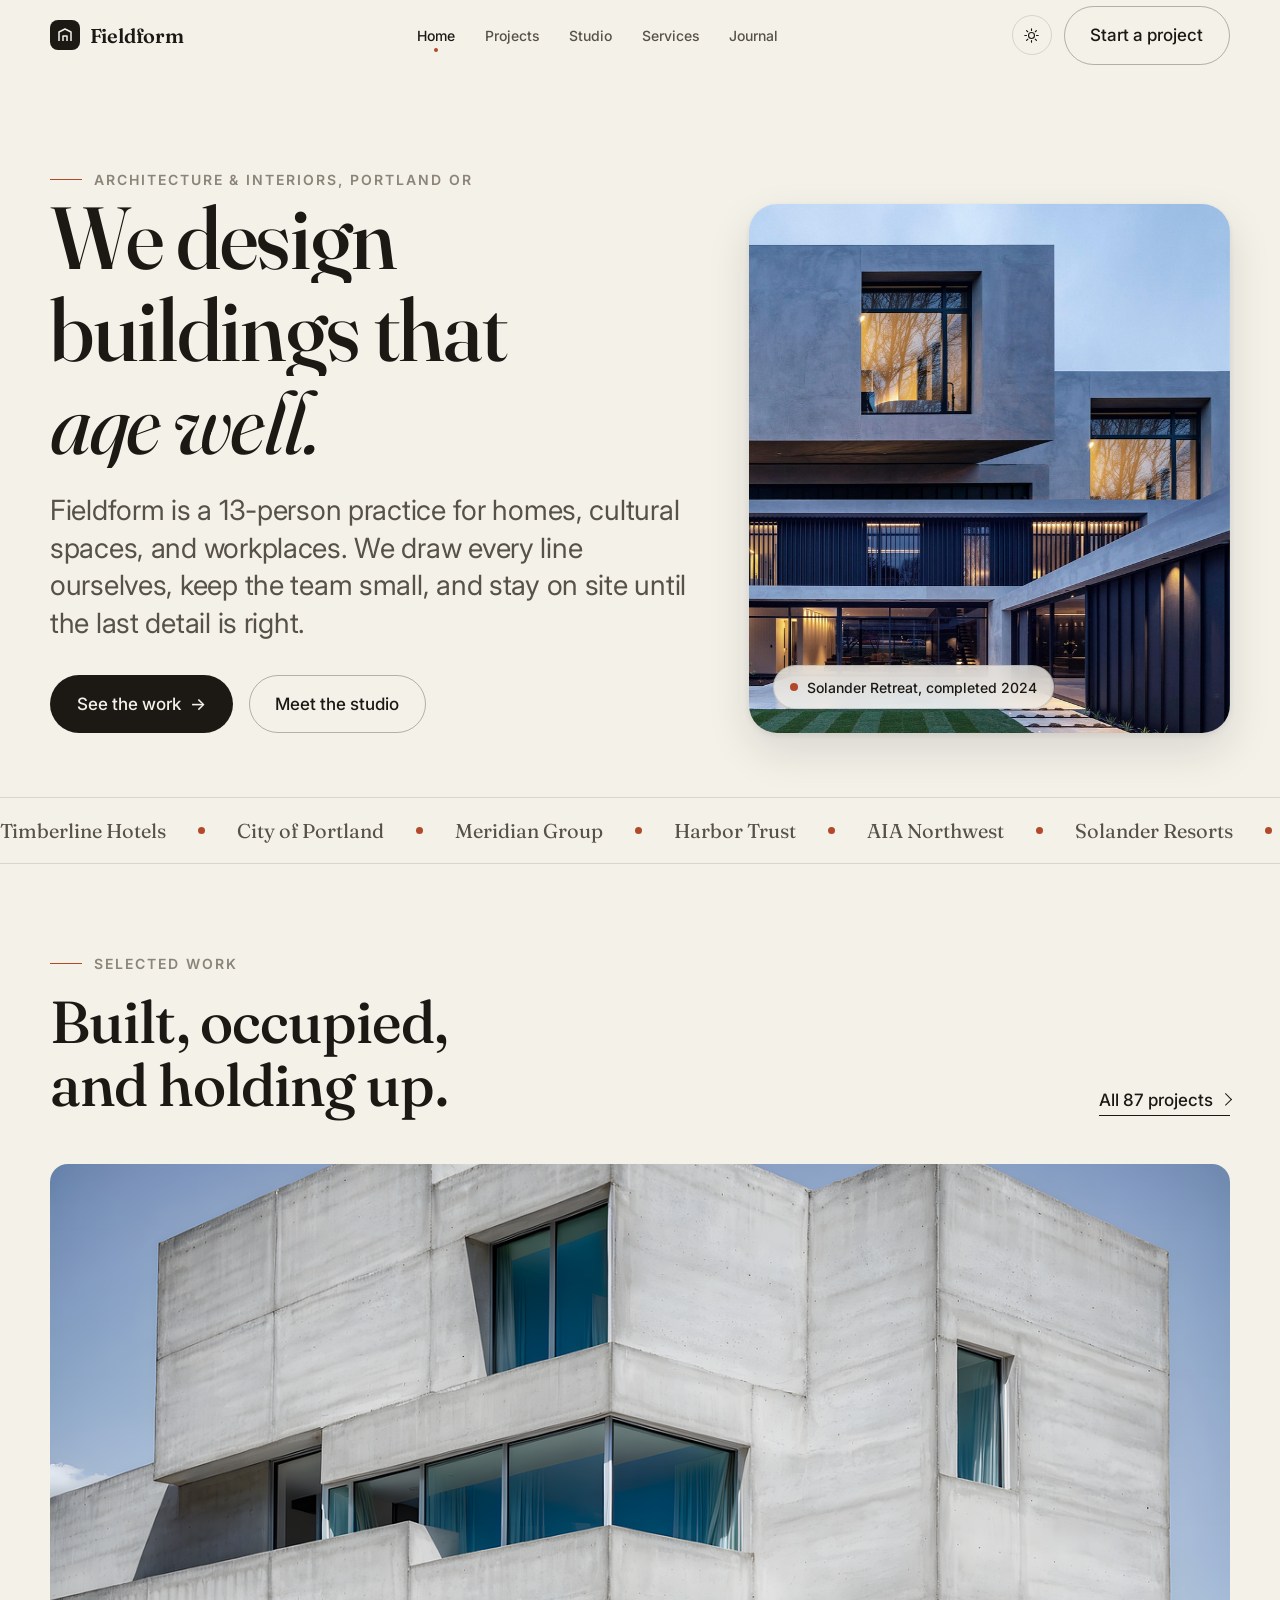
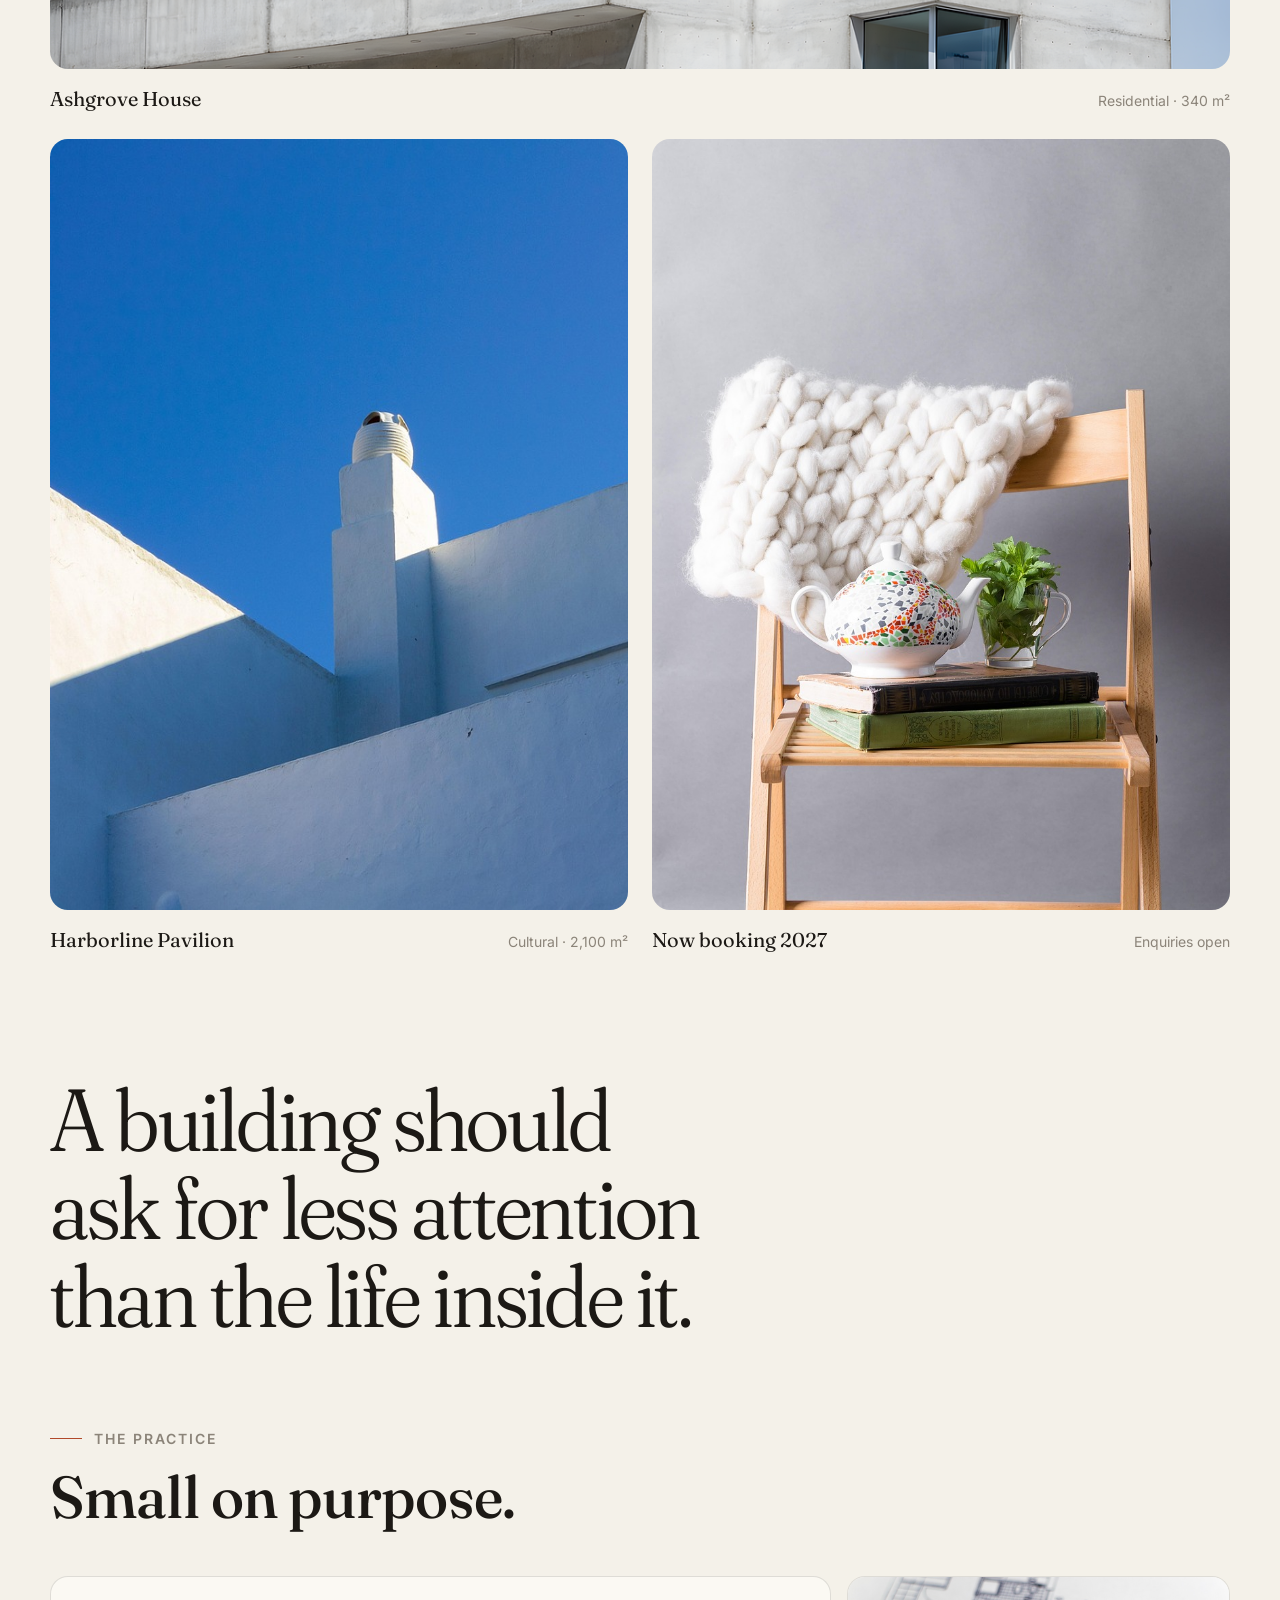
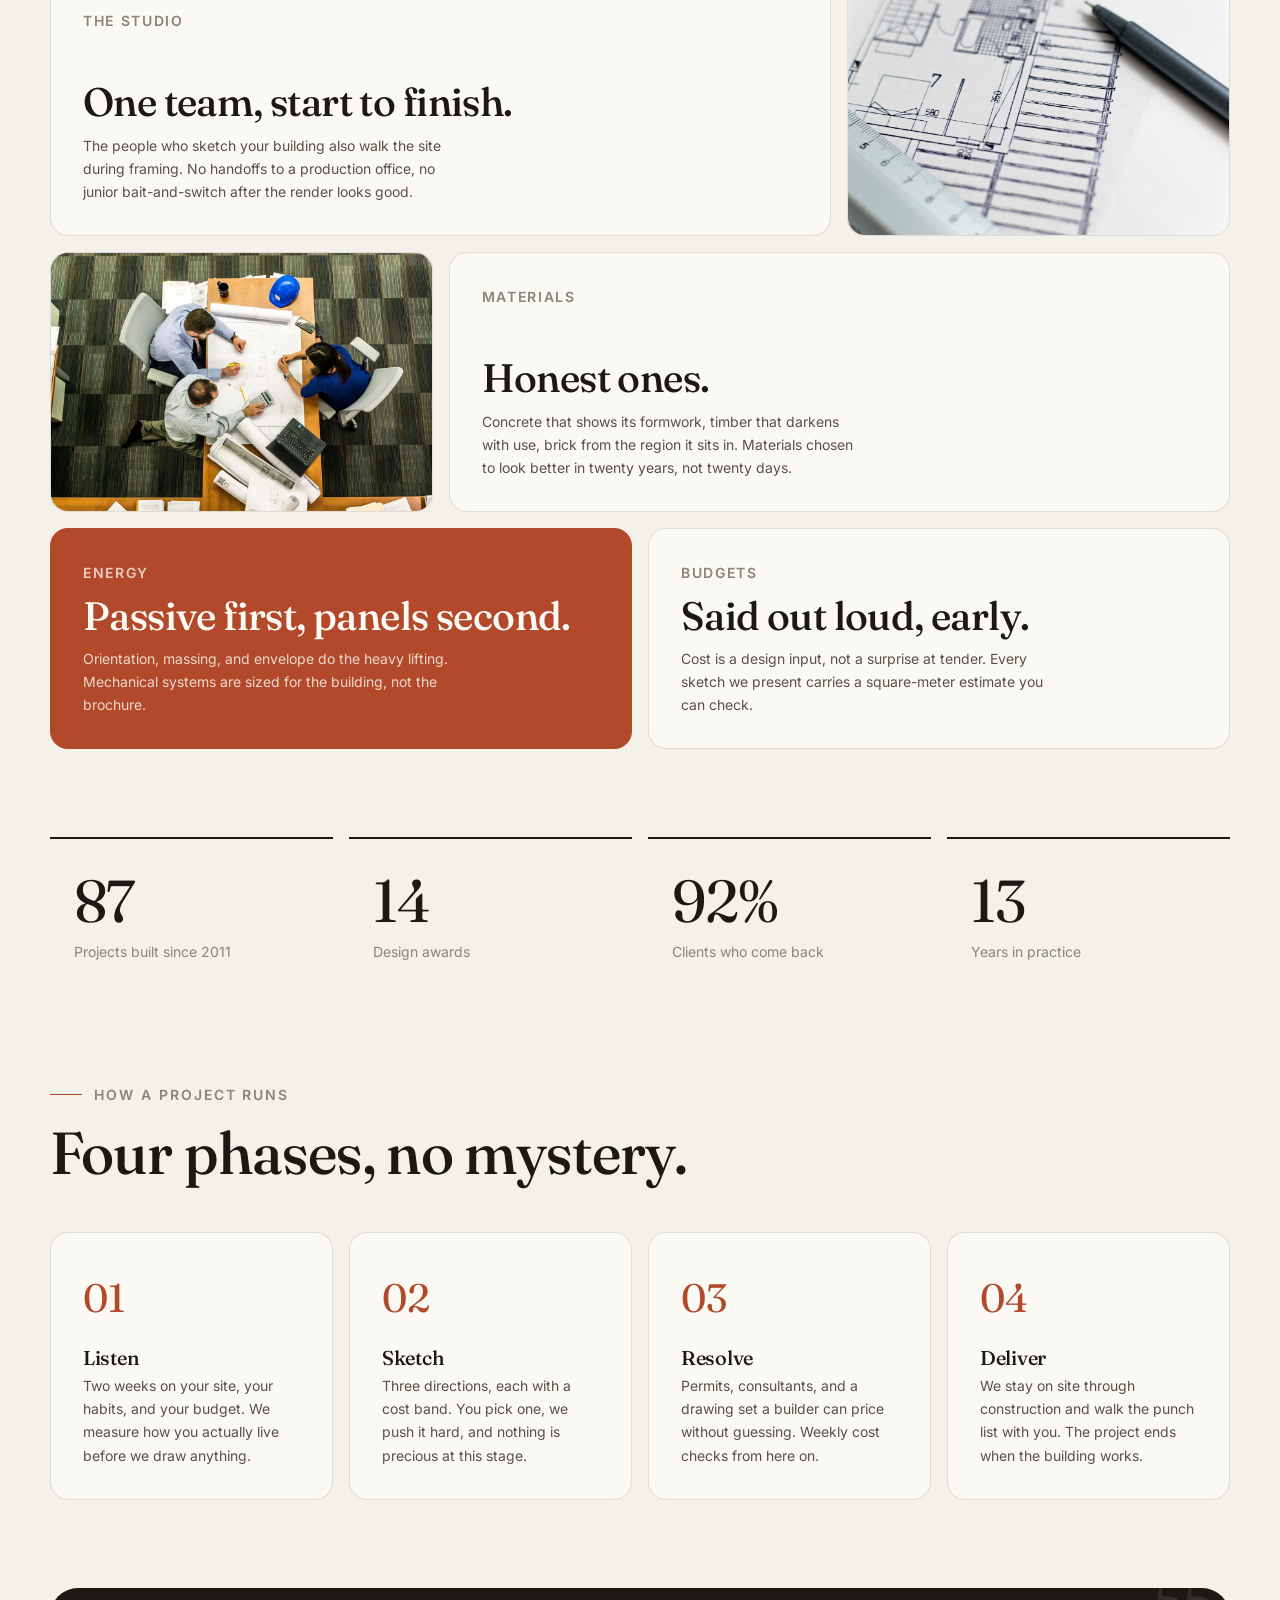
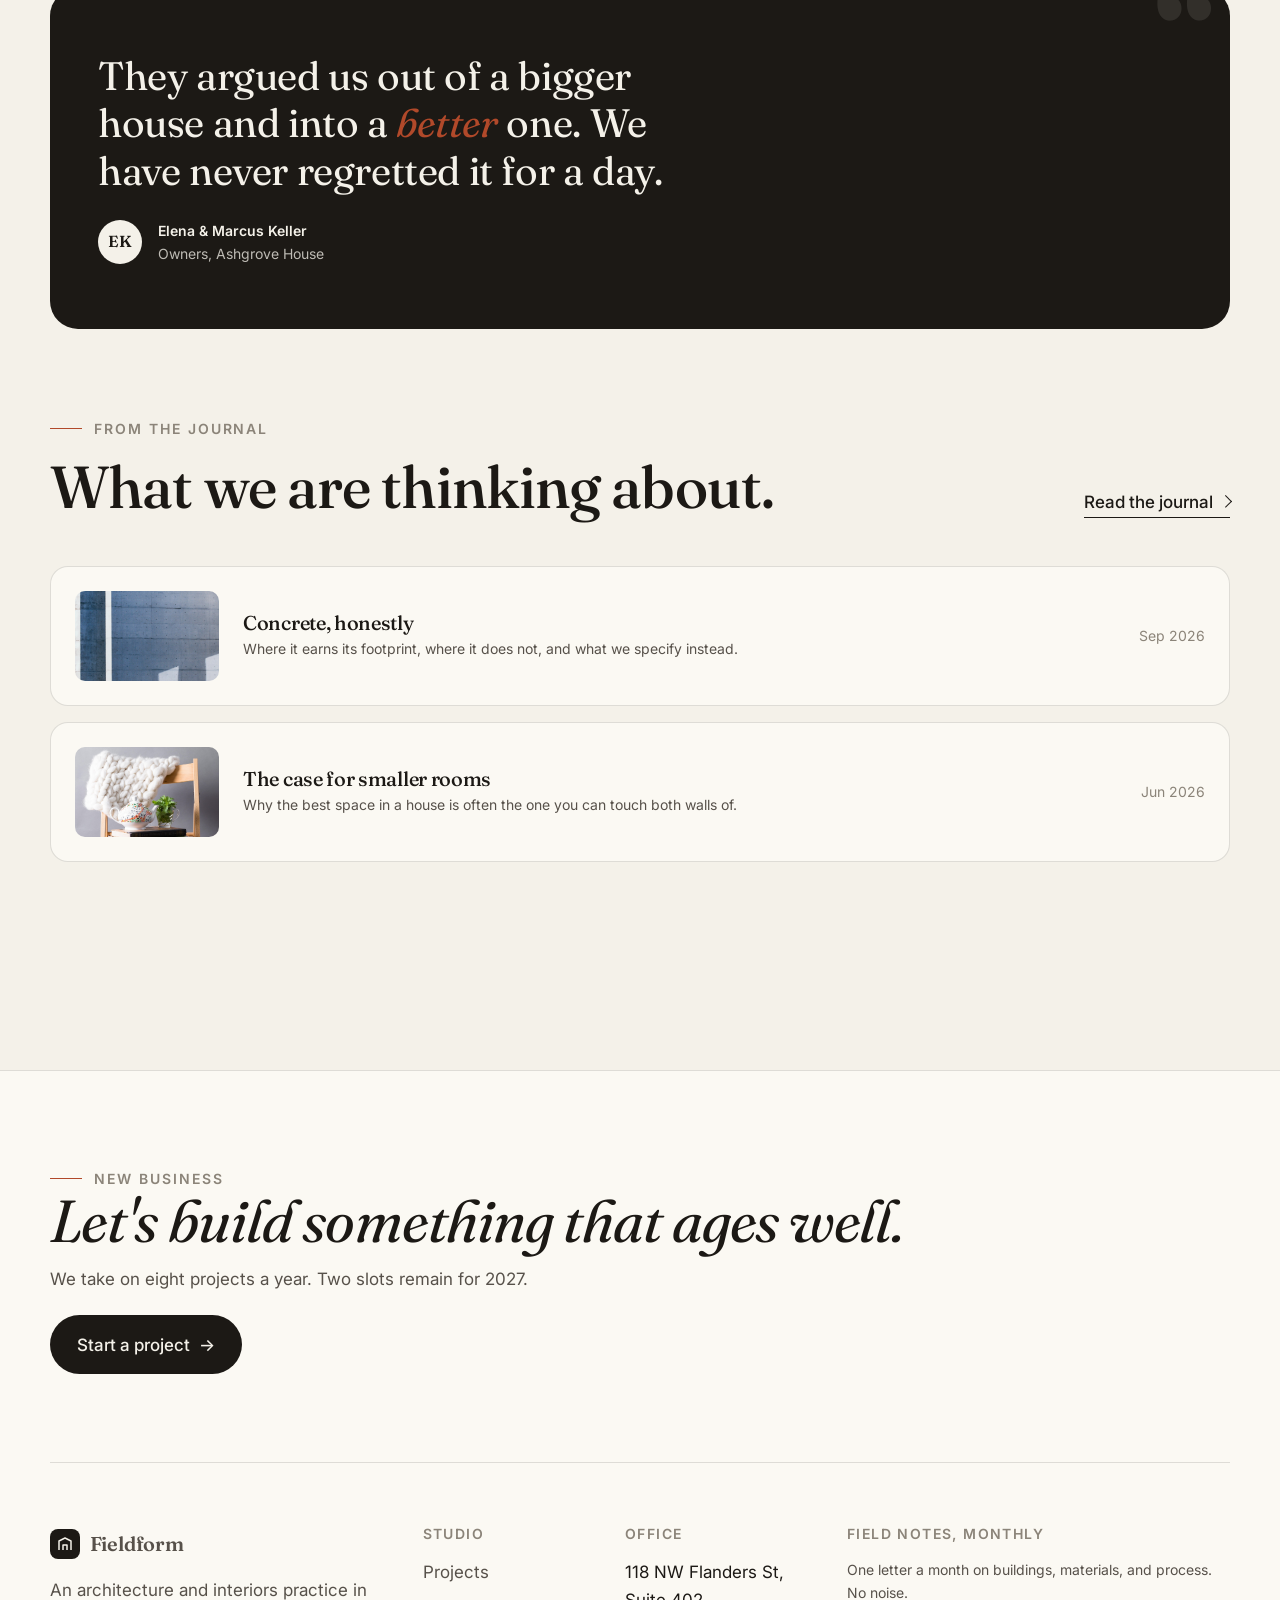
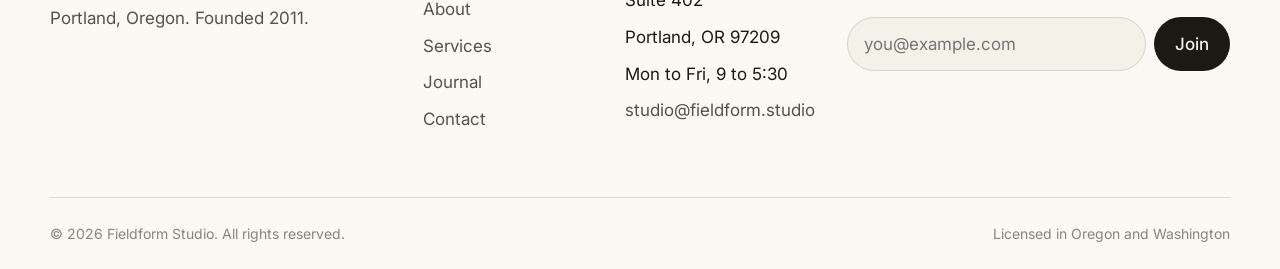
<file: index.html>
<!DOCTYPE html>
<html lang="en" data-theme="light">
<head>
  <meta charset="utf-8">
  <meta name="viewport" content="width=device-width, initial-scale=1">
  <title>Fieldform Studio | Architecture &amp; Interiors, Portland OR</title>
  <meta name="description" content="Fieldform Studio is an architecture and interiors practice in Portland, Oregon. We design buildings and rooms that age well: homes, cultural spaces, and workplaces.">
  <meta property="og:type" content="website">
  <meta property="og:title" content="Fieldform Studio">
  <meta property="og:description" content="Architecture and interiors, built to last. Portland, Oregon.">
  <meta property="og:image" content="assets/img/ashgrove-hero.jpg">
  <meta name="twitter:card" content="summary_large_image">
  <link rel="preconnect" href="https://fonts.googleapis.com">
  <link rel="preconnect" href="https://fonts.gstatic.com" crossorigin>
  <link href="https://fonts.googleapis.com/css2?family=Fraunces:ital,opsz,wght@0,9..144,300..650;1,9..144,300..650&family=Inter:wght@400;500;600&display=swap" rel="stylesheet">
  <link rel="stylesheet" href="css/main.css">
  <link rel="icon" href="data:image/svg+xml,%3Csvg xmlns='http://www.w3.org/2000/svg' viewBox='0 0 32 32'%3E%3Crect width='32' height='32' rx='8' fill='%231C1915'/%3E%3Cpath d='M8 24V13l8-5 8 5v11' fill='none' stroke='%23F4F1E9' stroke-width='2.4'/%3E%3C/svg%3E">
  <script>
    (function () {
      try {
        var saved = localStorage.getItem("fieldform-theme");
        var dark = saved ? saved === "dark" : window.matchMedia("(prefers-color-scheme: dark)").matches;
        document.documentElement.setAttribute("data-theme", dark ? "dark" : "light");
      } catch (e) {}
    })();
  </script>
  <script type="application/ld+json">
  {
    "@context": "https://schema.org",
    "@type": "Organization",
    "name": "Fieldform Studio",
    "description": "Architecture and interiors practice in Portland, Oregon.",
    "url": "https://fieldform.pages.dev",
    "address": {
      "@type": "PostalAddress",
      "addressLocality": "Portland",
      "addressRegion": "OR",
      "streetAddress": "118 NW Flanders St, Suite 402"
    },
    "sameAs": []
  }
  </script>
</head>
<body>
  <a class="skip-link" href="#main">Skip to content</a>
  <div class="progress-bar" aria-hidden="true"><span></span></div>

  <header class="site-head">
    <div class="wrap head-in">
      <a class="brand" href="index.html" aria-label="Fieldform Studio, home">
        <span class="brand-mark" aria-hidden="true">
          <svg viewBox="0 0 16 16" fill="none" stroke="currentColor" stroke-width="1.5" stroke-linejoin="round"><path d="M2 14V5l6-3 6 3v9"/><path d="M6 14V9h4v5"/></svg>
        </span>
        Fieldform
      </a>
      <nav class="nav" id="site-nav" aria-label="Primary">
        <ul>
          <li><a href="index.html" aria-current="page">Home</a></li>
          <li><a href="projects.html">Projects</a></li>
          <li><a href="studio.html">Studio</a></li>
          <li><a href="services.html">Services</a></li>
          <li><a href="journal.html">Journal</a></li>
        </ul>
      </nav>
      <div class="head-actions">
        <button class="icon-btn theme-toggle" type="button" aria-pressed="false" aria-label="Switch theme">
          <svg class="icon-sun" width="17" height="17" viewBox="0 0 24 24" fill="none" stroke="currentColor" stroke-width="1.6" stroke-linecap="round"><circle cx="12" cy="12" r="4.2"/><path d="M12 2.5v2.4M12 19.1v2.4M2.5 12h2.4M19.1 12h2.4M5 5l1.7 1.7M17.3 17.3L19 19M19 5l-1.7 1.7M6.7 17.3L5 19"/></svg>
          <svg class="icon-moon" width="16" height="16" viewBox="0 0 24 24" fill="none" stroke="currentColor" stroke-width="1.6" stroke-linejoin="round"><path d="M20.5 14.5A8.5 8.5 0 0 1 9.5 3.5a8.5 8.5 0 1 0 11 11z"/></svg>
        </button>
        <a class="btn btn-line head-cta" href="contact.html">Start a project</a>
        <button class="icon-btn burger" type="button" aria-expanded="false" aria-controls="site-nav" aria-label="Open menu"><span></span><span></span><span></span></button>
      </div>
    </div>
  </header>

  <main id="main">
    <!-- ================================================================
         HERO
         ================================================================ -->
    <section class="hero">
      <div class="wrap">
        <div class="hero-grid">
          <div>
            <p class="eyebrow" data-reveal>Architecture &amp; interiors, Portland OR</p>
            <h1>
              <span class="line" style="--i:0"><span>We design</span></span>
              <span class="line" style="--i:1"><span>buildings that</span></span>
              <span class="line" style="--i:2"><span class="serif-italic">age well.</span></span>
            </h1>
            <p class="lede" data-reveal style="--d:350ms">
              Fieldform is a 13-person practice for homes, cultural spaces,
              and workplaces. We draw every line ourselves, keep the team small,
              and stay on site until the last detail is right.
            </p>
            <div class="hero-cta" data-reveal style="--d:500ms">
              <a class="btn btn-solid" href="projects.html">See the work <span class="arrow">&#8594;</span></a>
              <a class="btn btn-line" href="studio.html">Meet the studio</a>
            </div>
          </div>
          <figure class="hero-media" data-reveal="scale" style="--d:250ms">
            <img src="assets/img/villa-dusk.jpg" alt="Dusk view of a concrete and steel residence with a manicured lawn, a Fieldform project" fetchpriority="high">
            <figcaption class="hero-badge"><span class="dot" aria-hidden="true"></span> Solander Retreat, completed 2024</figcaption>
          </figure>
        </div>
      </div>
    </section>

    <!-- ================================================================
         MARQUEE: clients and collaborators
         ================================================================ -->
    <div class="marquee" aria-label="Selected clients and collaborators">
      <div class="marquee-track">
        <span class="marquee-item">Timberline Hotels</span>
        <span class="marquee-item">City of Portland</span>
        <span class="marquee-item">Meridian Group</span>
        <span class="marquee-item">Harbor Trust</span>
        <span class="marquee-item">AIA Northwest</span>
        <span class="marquee-item">Solander Resorts</span>
        <span class="marquee-item">Foundry Commons</span>
        <span class="marquee-item">Larkspur County</span>
      </div>
    </div>

    <!-- ================================================================
         FEATURED WORK
         ================================================================ -->
    <section class="section">
      <div class="wrap">
        <div class="sec-head-row" data-reveal>
          <div class="sec-head" style="margin-bottom:0">
            <span class="eyebrow">Selected work</span>
            <h2>Built, occupied, and holding up.</h2>
          </div>
          <a class="link-arrow" href="projects.html">All 87 projects</a>
        </div>

        <div class="work-grid" data-reveal-group>
          <a class="work-card wide" href="project-ashgrove.html" data-reveal>
            <div class="work-media">
              <img src="assets/img/ashgrove-hero.jpg" alt="Cantilevered concrete residence at dusk with warm interior light" loading="lazy">
              <div class="work-info">
                <div>
                  <h3>Ashgrove House</h3>
                  <p>Private residence, Hudson Valley</p>
                </div>
                <span class="chip">2025</span>
              </div>
            </div>
            <div class="work-meta">
              <span class="title">Ashgrove House</span>
              <span>Residential &middot; 340 m&sup2;</span>
            </div>
          </a>

          <a class="work-card tall" href="project-harborline.html" data-reveal>
            <div class="work-media">
              <img src="assets/img/white-court.jpg" alt="White rendered volumes against a deep blue sky at the Harborline Pavilion" loading="lazy">
              <div class="work-info">
                <div>
                  <h3>Harborline Pavilion</h3>
                  <p>Waterfront cultural hall</p>
                </div>
                <span class="chip">2024</span>
              </div>
            </div>
            <div class="work-meta">
              <span class="title">Harborline Pavilion</span>
              <span>Cultural &middot; 2,100 m&sup2;</span>
            </div>
          </a>

          <a class="work-card tall" href="contact.html" data-reveal>
            <div class="work-media">
              <img src="assets/img/interior-still.jpg" alt="A quiet corner interior with a wooden chair, wool throw, and stacked books" loading="lazy">
              <div class="work-info">
                <div>
                  <h3>Your project next</h3>
                  <p>We take on eight builds a year</p>
                </div>
                <span class="chip">Now booking 2027</span>
              </div>
            </div>
            <div class="work-meta">
              <span class="title">Now booking 2027</span>
              <span>Enquiries open</span>
            </div>
          </a>
        </div>
      </div>
    </section>

    <!-- ================================================================
         KINETIC STATEMENT
         ================================================================ -->
    <section class="section">
      <div class="wrap">
        <p class="eyebrow" data-reveal>What we believe</p>
        <h2 class="kinetic" data-reveal>A building should ask for less attention than the life inside it.</h2>
      </div>
    </section>

    <!-- ================================================================
         PHILOSOPHY BENTO
         ================================================================ -->
    <section class="section">
      <div class="wrap">
        <div class="sec-head" data-reveal>
          <span class="eyebrow">The practice</span>
          <h2>Small on purpose.</h2>
        </div>

        <div class="bento" data-reveal-group>
          <div class="bento-cell span-4" data-reveal>
            <span class="bento-k">The studio</span>
            <h3 class="bento-big">One team, start to finish.</h3>
            <p>The people who sketch your building also walk the site during
            framing. No handoffs to a production office, no junior bait-and-switch
            after the render looks good.</p>
          </div>
          <div class="bento-cell img-cell span-2" data-reveal>
            <img src="assets/img/drawing.jpg" alt="A hand-drawn floor plan with a scale ruler and pen" loading="lazy">
          </div>
          <div class="bento-cell img-cell span-2" data-reveal>
            <img src="assets/img/team-desk.jpg" alt="The studio team reviewing drawings around a work table" loading="lazy">
          </div>
          <div class="bento-cell span-4" data-reveal>
            <span class="bento-k">Materials</span>
            <h3 class="bento-big">Honest ones.</h3>
            <p>Concrete that shows its formwork, timber that darkens with use,
            brick from the region it sits in. Materials chosen to look better
            in twenty years, not twenty days.</p>
          </div>
          <div class="bento-cell accent span-3" data-reveal>
            <span class="bento-k">Energy</span>
            <h3 class="bento-big">Passive first, panels second.</h3>
            <p>Orientation, massing, and envelope do the heavy lifting. Mechanical
            systems are sized for the building, not the brochure.</p>
          </div>
          <div class="bento-cell span-3" data-reveal>
            <span class="bento-k">Budgets</span>
            <h3 class="bento-big">Said out loud, early.</h3>
            <p>Cost is a design input, not a surprise at tender. Every sketch
            we present carries a square-meter estimate you can check.</p>
          </div>
        </div>
      </div>
    </section>

    <!-- ================================================================
         STATS
         ================================================================ -->
    <section class="section">
      <div class="wrap">
        <div class="stats-row" data-reveal-group>
          <div class="stat" data-reveal>
            <span class="value num"><span data-count="87">0</span></span>
            <span class="label">Projects built since 2011</span>
          </div>
          <div class="stat" data-reveal>
            <span class="value num"><span data-count="14">0</span></span>
            <span class="label">Design awards</span>
          </div>
          <div class="stat" data-reveal>
            <span class="value num"><span data-count="92" data-suffix="%">0</span></span>
            <span class="label">Clients who come back</span>
          </div>
          <div class="stat" data-reveal>
            <span class="value num"><span data-count="13">0</span></span>
            <span class="label">Years in practice</span>
          </div>
        </div>
      </div>
    </section>

    <!-- ================================================================
         PROCESS
         ================================================================ -->
    <section class="section">
      <div class="wrap">
        <div class="sec-head" data-reveal>
          <span class="eyebrow">How a project runs</span>
          <h2>Four phases, no mystery.</h2>
        </div>
        <div class="process" data-reveal-group>
          <div class="step" data-reveal>
            <h3>Listen</h3>
            <p>Two weeks on your site, your habits, and your budget. We measure
            how you actually live before we draw anything.</p>
          </div>
          <div class="step" data-reveal>
            <h3>Sketch</h3>
            <p>Three directions, each with a cost band. You pick one, we push it
            hard, and nothing is precious at this stage.</p>
          </div>
          <div class="step" data-reveal>
            <h3>Resolve</h3>
            <p>Permits, consultants, and a drawing set a builder can price
            without guessing. Weekly cost checks from here on.</p>
          </div>
          <div class="step" data-reveal>
            <h3>Deliver</h3>
            <p>We stay on site through construction and walk the punch list with
            you. The project ends when the building works.</p>
          </div>
        </div>
      </div>
    </section>

    <!-- ================================================================
         TESTIMONIAL
         ================================================================ -->
    <section class="section">
      <div class="wrap">
        <div class="quote-band" data-reveal>
          <blockquote>
            They argued us out of a bigger house and into a <em>better</em> one.
            We have never regretted it for a day.
          </blockquote>
          <div class="quote-attr">
            <span class="monogram" aria-hidden="true">EK</span>
            <span class="who"><b>Elena &amp; Marcus Keller</b><br>Owners, Ashgrove House</span>
          </div>
        </div>
      </div>
    </section>

    <!-- ================================================================
         JOURNAL TEASER
         ================================================================ -->
    <section class="section">
      <div class="wrap">
        <div class="sec-head-row" data-reveal>
          <div class="sec-head" style="margin-bottom:0">
            <span class="eyebrow">From the journal</span>
            <h2>What we are thinking about.</h2>
          </div>
          <a class="link-arrow" href="journal.html">Read the journal</a>
        </div>
        <div class="journal-list" data-reveal-group>
          <a class="journal-card" href="journal.html#note-concrete" data-reveal>
            <div class="thumb"><img src="assets/img/wall-walk.jpg" alt="A lone figure walking past a vast board-formed concrete wall" loading="lazy"></div>
            <div>
              <h3>Concrete, honestly</h3>
              <p>Where it earns its footprint, where it does not, and what we
              specify instead.</p>
            </div>
            <span class="when">Sep 2026</span>
          </a>
          <a class="journal-card" href="journal.html#note-rooms" data-reveal>
            <div class="thumb"><img src="assets/img/interior-still.jpg" alt="A small reading corner with a wooden chair and books" loading="lazy"></div>
            <div>
              <h3>The case for smaller rooms</h3>
              <p>Why the best space in a house is often the one you can touch
              both walls of.</p>
            </div>
            <span class="when">Jun 2026</span>
          </a>
        </div>
      </div>
    </section>
  </main>

  <footer class="site-foot">
    <div class="wrap">
      <div class="foot-cta" data-reveal>
        <span class="eyebrow">New business</span>
        <h2 class="serif-italic" style="font-size:var(--step-4)">Let's build something that ages well.</h2>
        <p class="muted" style="margin:.8rem 0 1.4rem">We take on eight projects a year. Two slots remain for 2027.</p>
        <a class="btn btn-solid" href="contact.html">Start a project <span class="arrow">&#8594;</span></a>
      </div>
      <div class="foot-grid">
        <div class="foot-col foot-brand">
          <a class="brand" href="index.html">
            <span class="brand-mark" aria-hidden="true">
              <svg viewBox="0 0 16 16" fill="none" stroke="currentColor" stroke-width="1.5" stroke-linejoin="round"><path d="M2 14V5l6-3 6 3v9"/><path d="M6 14V9h4v5"/></svg>
            </span>
            Fieldform
          </a>
          <p>An architecture and interiors practice in Portland, Oregon. Founded 2011.</p>
        </div>
        <div class="foot-col">
          <h4>Studio</h4>
          <ul>
            <li><a href="projects.html">Projects</a></li>
            <li><a href="studio.html">About</a></li>
            <li><a href="services.html">Services</a></li>
            <li><a href="journal.html">Journal</a></li>
            <li><a href="contact.html">Contact</a></li>
          </ul>
        </div>
        <div class="foot-col">
          <h4>Office</h4>
          <ul>
            <li>118 NW Flanders St, Suite 402</li>
            <li>Portland, OR 97209</li>
            <li>Mon to Fri, 9 to 5:30</li>
            <li><a href="mailto:studio@fieldform.studio">studio@fieldform.studio</a></li>
          </ul>
        </div>
        <div class="foot-col">
          <h4>Field Notes, monthly</h4>
          <p class="small muted" style="margin-bottom:.8rem">One letter a month on buildings, materials, and process. No noise.</p>
          <form data-newsletter aria-label="Newsletter signup">
            <div class="newsletter">
              <input type="email" name="email" placeholder="you@example.com" aria-label="Email address" required>
              <button class="btn btn-solid" type="submit">Join</button>
            </div>
          </form>
        </div>
      </div>
      <div class="foot-legal">
        <span>&copy; <span data-year>2026</span> Fieldform Studio. All rights reserved.</span>
        <span>Licensed in Oregon and Washington</span>
      </div>
    </div>
  </footer>

  <script src="js/main.js"></script>
</body>
</html>
</file>
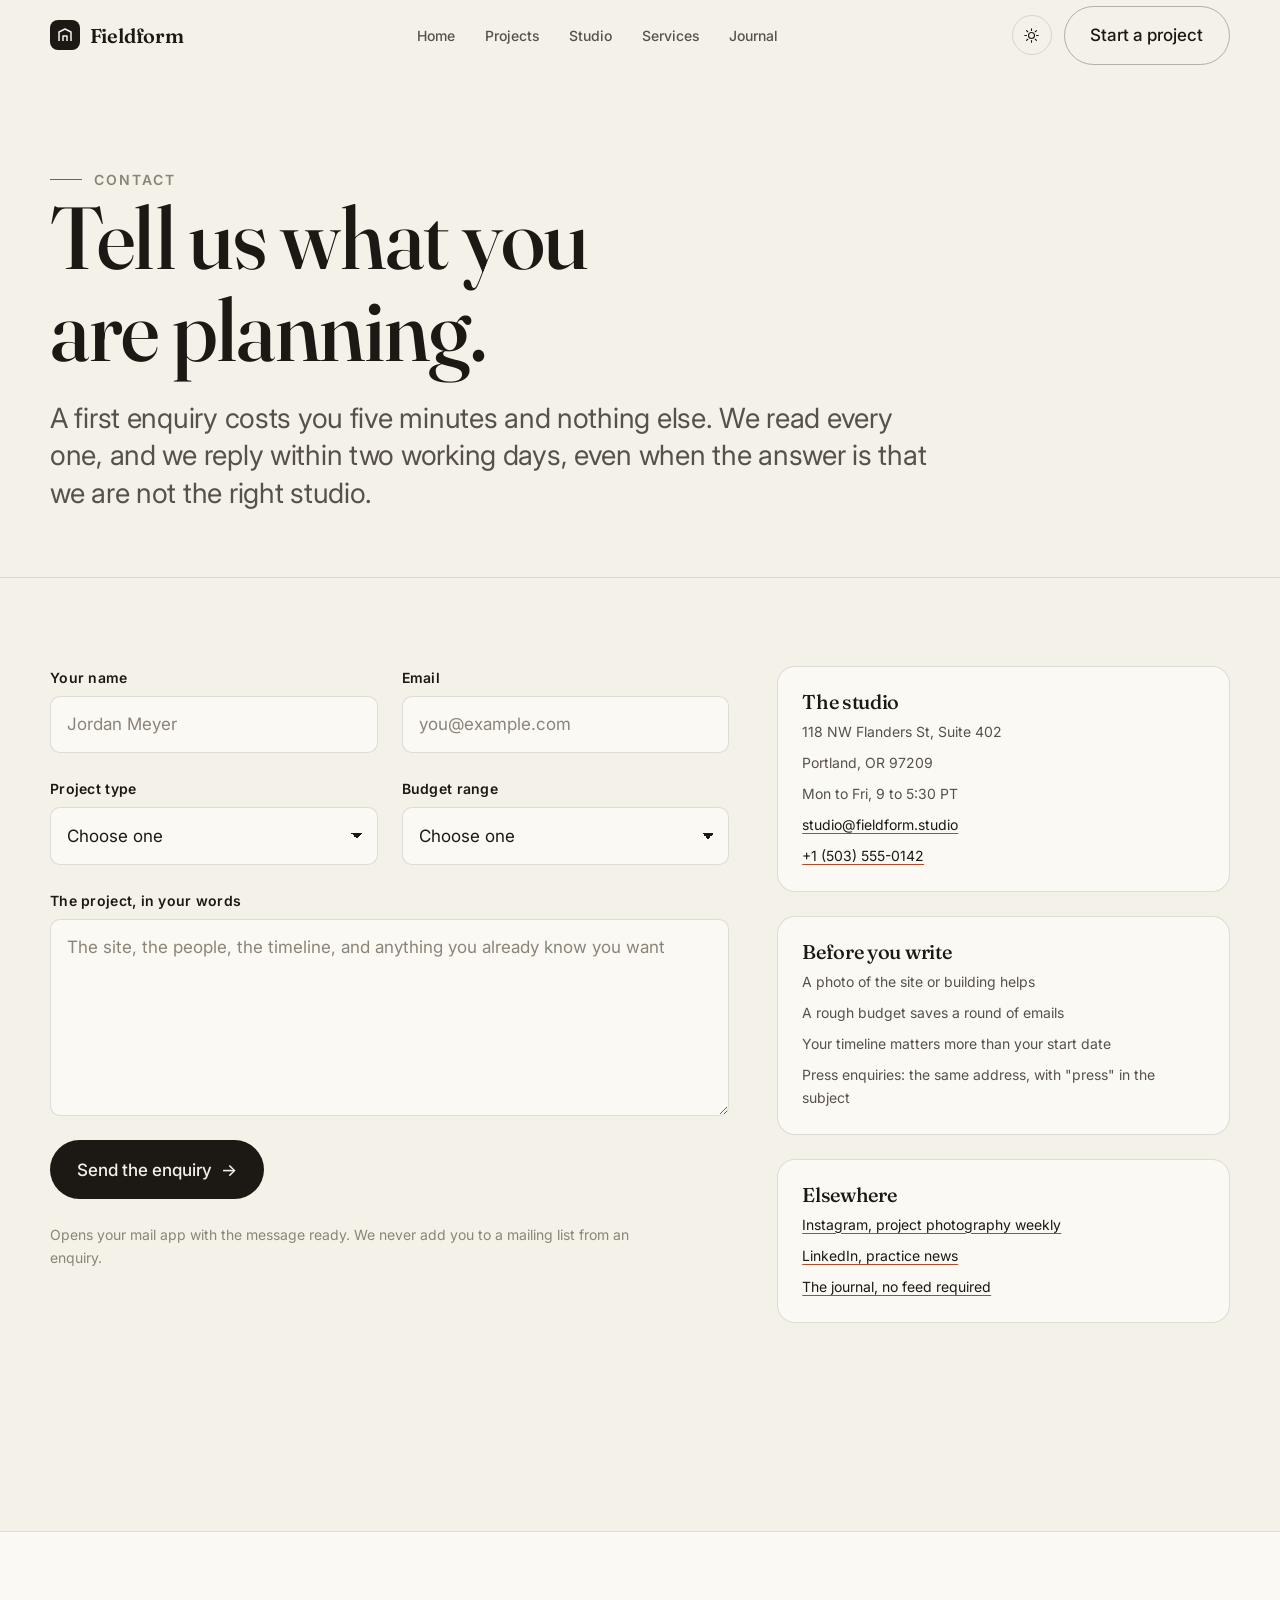
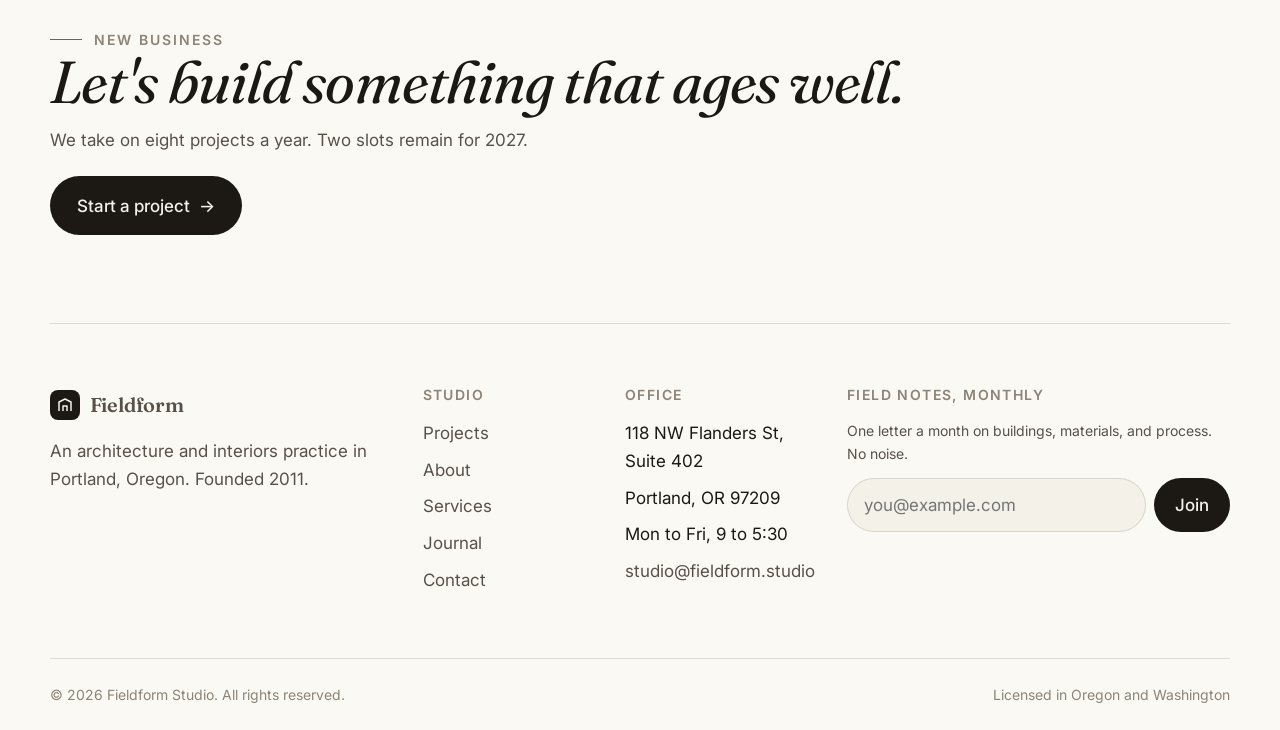
<file: contact.html>
<!DOCTYPE html>
<html lang="en" data-theme="light">
<head>
  <meta charset="utf-8">
  <meta name="viewport" content="width=device-width, initial-scale=1">
  <title>Contact | Fieldform</title>
  <meta name="description" content="Contact Fieldform Studio. Tell us about your site, your budget range, and your timeline, and we will reply within two working days.">
  <meta property="og:type" content="website">
  <meta property="og:title" content="Contact | Fieldform">
  <meta property="og:description" content="Tell us about your project. We reply within two working days.">
  <link rel="preconnect" href="https://fonts.googleapis.com">
  <link rel="preconnect" href="https://fonts.gstatic.com" crossorigin>
  <link href="https://fonts.googleapis.com/css2?family=Fraunces:ital,opsz,wght@0,9..144,300..650;1,9..144,300..650&family=Inter:wght@400;500;600&display=swap" rel="stylesheet">
  <link rel="stylesheet" href="css/main.css">
  <link rel="icon" href="data:image/svg+xml,%3Csvg xmlns='http://www.w3.org/2000/svg' viewBox='0 0 32 32'%3E%3Crect width='32' height='32' rx='8' fill='%231C1915'/%3E%3Cpath d='M8 24V13l8-5 8 5v11' fill='none' stroke='%23F4F1E9' stroke-width='2.4'/%3E%3C/svg%3E">
  <script>
    (function () {
      try {
        var saved = localStorage.getItem("fieldform-theme");
        var dark = saved ? saved === "dark" : window.matchMedia("(prefers-color-scheme: dark)").matches;
        document.documentElement.setAttribute("data-theme", dark ? "dark" : "light");
      } catch (e) {}
    })();
  </script>
</head>
<body>
  <a class="skip-link" href="#main">Skip to content</a>
  <div class="progress-bar" aria-hidden="true"><span></span></div>

  <header class="site-head">
    <div class="wrap head-in">
      <a class="brand" href="index.html" aria-label="Fieldform Studio, home">
        <span class="brand-mark" aria-hidden="true">
          <svg viewBox="0 0 16 16" fill="none" stroke="currentColor" stroke-width="1.5" stroke-linejoin="round"><path d="M2 14V5l6-3 6 3v9"/><path d="M6 14V9h4v5"/></svg>
        </span>
        Fieldform
      </a>
      <nav class="nav" id="site-nav" aria-label="Primary">
        <ul>
          <li><a href="index.html">Home</a></li>
          <li><a href="projects.html">Projects</a></li>
          <li><a href="studio.html">Studio</a></li>
          <li><a href="services.html">Services</a></li>
          <li><a href="journal.html">Journal</a></li>
        </ul>
      </nav>
      <div class="head-actions">
        <button class="icon-btn theme-toggle" type="button" aria-pressed="false" aria-label="Switch theme">
          <svg class="icon-sun" width="17" height="17" viewBox="0 0 24 24" fill="none" stroke="currentColor" stroke-width="1.6" stroke-linecap="round"><circle cx="12" cy="12" r="4.2"/><path d="M12 2.5v2.4M12 19.1v2.4M2.5 12h2.4M19.1 12h2.4M5 5l1.7 1.7M17.3 17.3L19 19M19 5l-1.7 1.7M6.7 17.3L5 19"/></svg>
          <svg class="icon-moon" width="16" height="16" viewBox="0 0 24 24" fill="none" stroke="currentColor" stroke-width="1.6" stroke-linejoin="round"><path d="M20.5 14.5A8.5 8.5 0 0 1 9.5 3.5a8.5 8.5 0 1 0 11 11z"/></svg>
        </button>
        <a class="btn btn-line head-cta" href="contact.html" aria-current="page">Start a project</a>
        <button class="icon-btn burger" type="button" aria-expanded="false" aria-controls="site-nav" aria-label="Open menu"><span></span><span></span><span></span></button>
      </div>
    </div>
  </header>

  <main id="main">
    <section class="page-hero">
      <div class="wrap">
        <span class="eyebrow" data-reveal>Contact</span>
        <h1 data-reveal style="--d:120ms">Tell us what you are planning.</h1>
        <p class="lede" data-reveal style="--d:240ms">
          A first enquiry costs you five minutes and nothing else. We read
          every one, and we reply within two working days, even when the
          answer is that we are not the right studio.
        </p>
      </div>
    </section>

    <section class="section">
      <div class="wrap">
        <div class="contact-grid">
          <!-- ========================================================
               FORM
               ======================================================== -->
          <form class="contact-form" data-validate data-subject="Project enquiry from the website" data-reveal>
            <div class="form-row">
              <div class="field">
                <label for="cf-name">Your name</label>
                <input id="cf-name" name="name" type="text" autocomplete="name" placeholder="Jordan Meyer" required minlength="2">
                <span class="error-msg">A name helps us reply properly.</span>
              </div>
              <div class="field">
                <label for="cf-email">Email</label>
                <input id="cf-email" name="email" type="email" autocomplete="email" placeholder="you@example.com" required>
                <span class="error-msg">That email does not look complete.</span>
              </div>
            </div>

            <div class="form-row">
              <div class="field">
                <label for="cf-type">Project type</label>
                <select id="cf-type" name="type" required>
                  <option value="" selected disabled>Choose one</option>
                  <option>A house</option>
                  <option>An interior only</option>
                  <option>A cultural or civic building</option>
                  <option>A workplace</option>
                  <option>A feasibility study</option>
                  <option>Something else</option>
                </select>
                <span class="error-msg">Pick the closest fit.</span>
              </div>
              <div class="field">
                <label for="cf-budget">Budget range</label>
                <select id="cf-budget" name="budget" required>
                  <option value="" selected disabled>Choose one</option>
                  <option>Under $500k</option>
                  <option>$500k to $1.5M</option>
                  <option>$1.5M to $5M</option>
                  <option>Above $5M</option>
                  <option>Not sure yet</option>
                </select>
                <span class="error-msg">Rough is fine. "Not sure" is fine too.</span>
              </div>
            </div>

            <div class="field">
              <label for="cf-message">The project, in your words</label>
              <textarea id="cf-message" name="message" rows="6" placeholder="The site, the people, the timeline, and anything you already know you want" required minlength="20"></textarea>
              <span class="error-msg">A sentence or two is enough, twenty characters minimum.</span>
            </div>

            <div style="display:flex; align-items:center; gap:var(--sp-3); flex-wrap:wrap">
              <button class="btn btn-solid" type="submit">Send the enquiry <span class="arrow">&#8594;</span></button>
              <p class="form-note">Opens your mail app with the message ready. We never add you to a mailing list from an enquiry.</p>
            </div>
          </form>

          <!-- ========================================================
               SIDE PANEL
               ======================================================== -->
          <aside class="contact-side">
            <div class="info-card" data-reveal="right">
              <h3>The studio</h3>
              <ul>
                <li>118 NW Flanders St, Suite 402</li>
                <li>Portland, OR 97209</li>
                <li>Mon to Fri, 9 to 5:30 PT</li>
                <li><a href="mailto:studio@fieldform.studio">studio@fieldform.studio</a></li>
                <li><a href="tel:+15035550142">+1 (503) 555-0142</a></li>
              </ul>
            </div>
            <div class="info-card" data-reveal="right" style="--d:120ms">
              <h3>Before you write</h3>
              <ul>
                <li>A photo of the site or building helps</li>
                <li>A rough budget saves a round of emails</li>
                <li>Your timeline matters more than your start date</li>
                <li>Press enquiries: the same address, with "press" in the subject</li>
              </ul>
            </div>
            <div class="info-card" data-reveal="right" style="--d:240ms">
              <h3>Elsewhere</h3>
              <ul>
                <li><a href="https://www.instagram.com" rel="noopener">Instagram, project photography weekly</a></li>
                <li><a href="https://www.linkedin.com" rel="noopener">LinkedIn, practice news</a></li>
                <li><a href="journal.html">The journal, no feed required</a></li>
              </ul>
            </div>
          </aside>
        </div>
      </div>
    </section>
  </main>

  <footer class="site-foot">
    <div class="wrap">
      <div class="foot-cta" data-reveal>
        <span class="eyebrow">New business</span>
        <h2 class="serif-italic" style="font-size:var(--step-4)">Let's build something that ages well.</h2>
        <p class="muted" style="margin:.8rem 0 1.4rem">We take on eight projects a year. Two slots remain for 2027.</p>
        <a class="btn btn-solid" href="contact.html">Start a project <span class="arrow">&#8594;</span></a>
      </div>
      <div class="foot-grid">
        <div class="foot-col foot-brand">
          <a class="brand" href="index.html">
            <span class="brand-mark" aria-hidden="true">
              <svg viewBox="0 0 16 16" fill="none" stroke="currentColor" stroke-width="1.5" stroke-linejoin="round"><path d="M2 14V5l6-3 6 3v9"/><path d="M6 14V9h4v5"/></svg>
            </span>
            Fieldform
          </a>
          <p>An architecture and interiors practice in Portland, Oregon. Founded 2011.</p>
        </div>
        <div class="foot-col">
          <h4>Studio</h4>
          <ul>
            <li><a href="projects.html">Projects</a></li>
            <li><a href="studio.html">About</a></li>
            <li><a href="services.html">Services</a></li>
            <li><a href="journal.html">Journal</a></li>
            <li><a href="contact.html">Contact</a></li>
          </ul>
        </div>
        <div class="foot-col">
          <h4>Office</h4>
          <ul>
            <li>118 NW Flanders St, Suite 402</li>
            <li>Portland, OR 97209</li>
            <li>Mon to Fri, 9 to 5:30</li>
            <li><a href="mailto:studio@fieldform.studio">studio@fieldform.studio</a></li>
          </ul>
        </div>
        <div class="foot-col">
          <h4>Field Notes, monthly</h4>
          <p class="small muted" style="margin-bottom:.8rem">One letter a month on buildings, materials, and process. No noise.</p>
          <form data-newsletter aria-label="Newsletter signup">
            <div class="newsletter">
              <input type="email" name="email" placeholder="you@example.com" aria-label="Email address" required>
              <button class="btn btn-solid" type="submit">Join</button>
            </div>
          </form>
        </div>
      </div>
      <div class="foot-legal">
        <span>&copy; <span data-year>2026</span> Fieldform Studio. All rights reserved.</span>
        <span>Licensed in Oregon and Washington</span>
      </div>
    </div>
  </footer>

  <script src="js/main.js"></script>
</body>
</html>
</file>
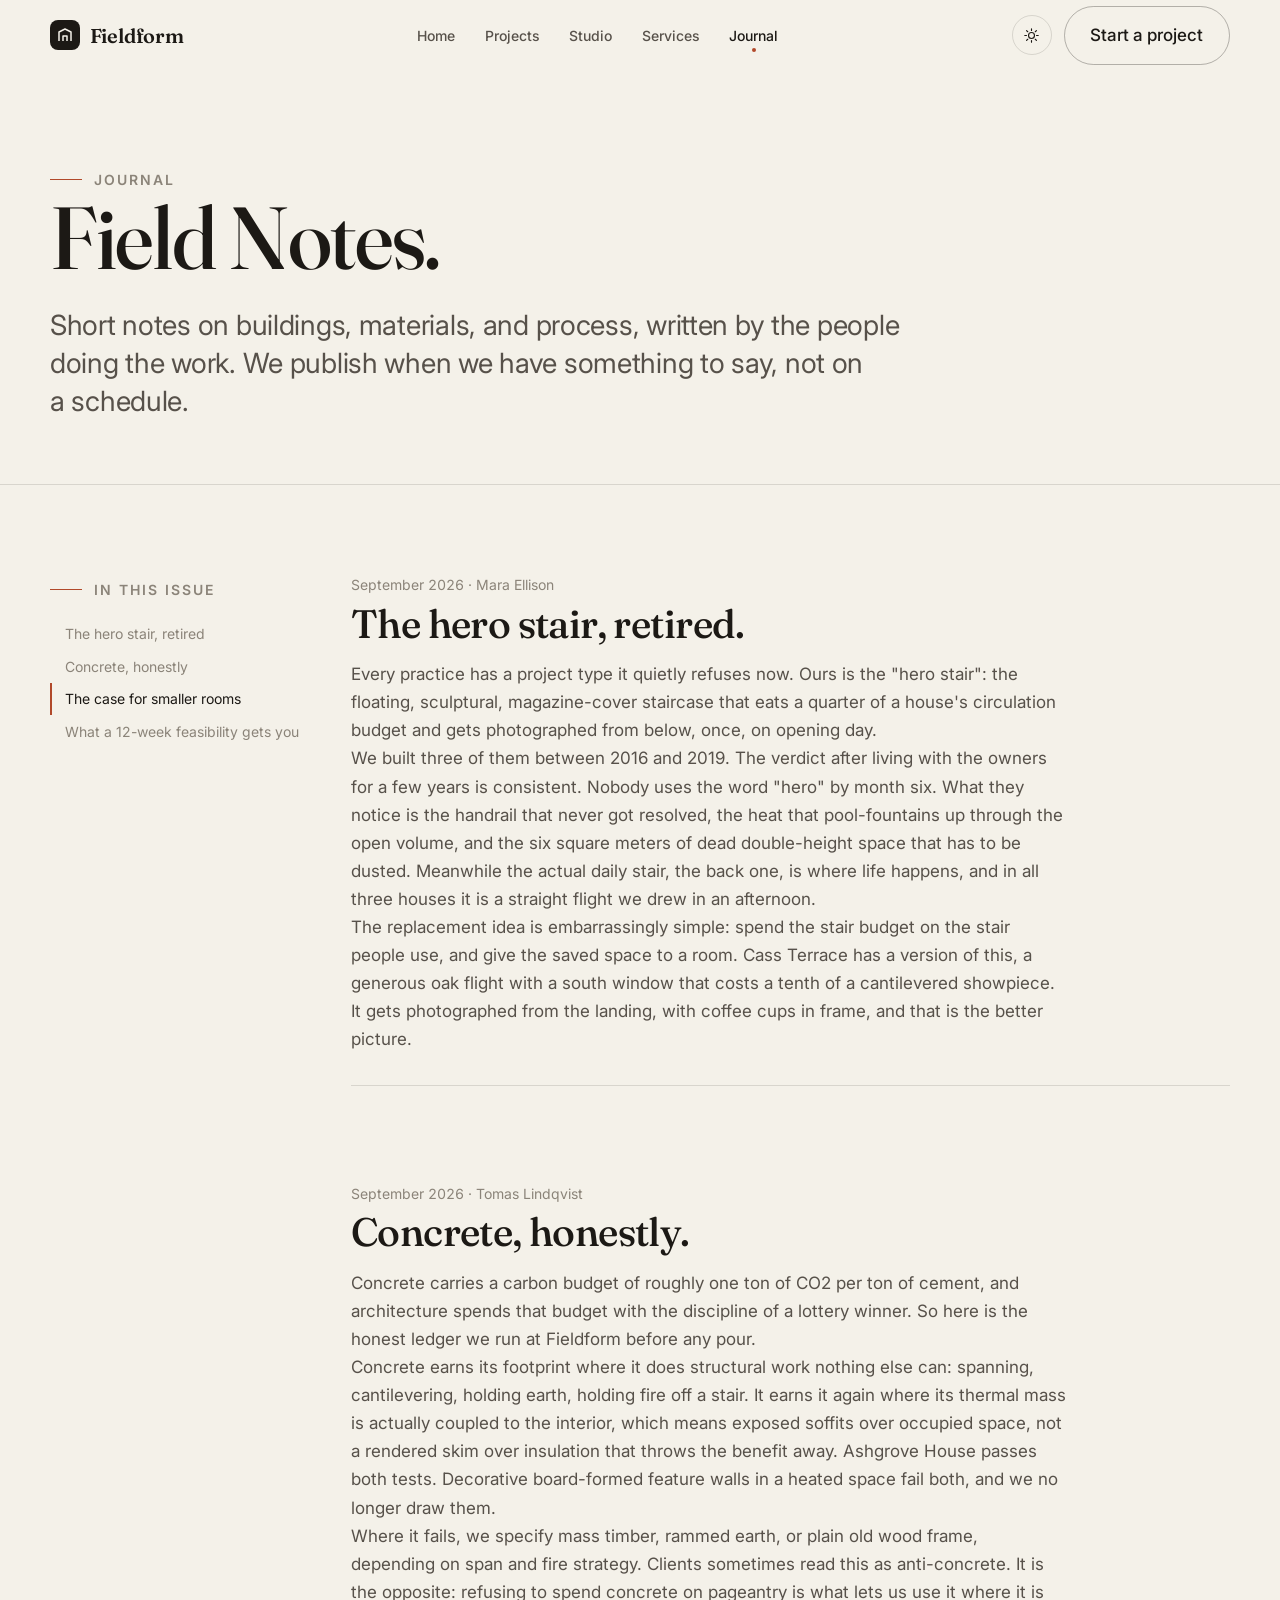
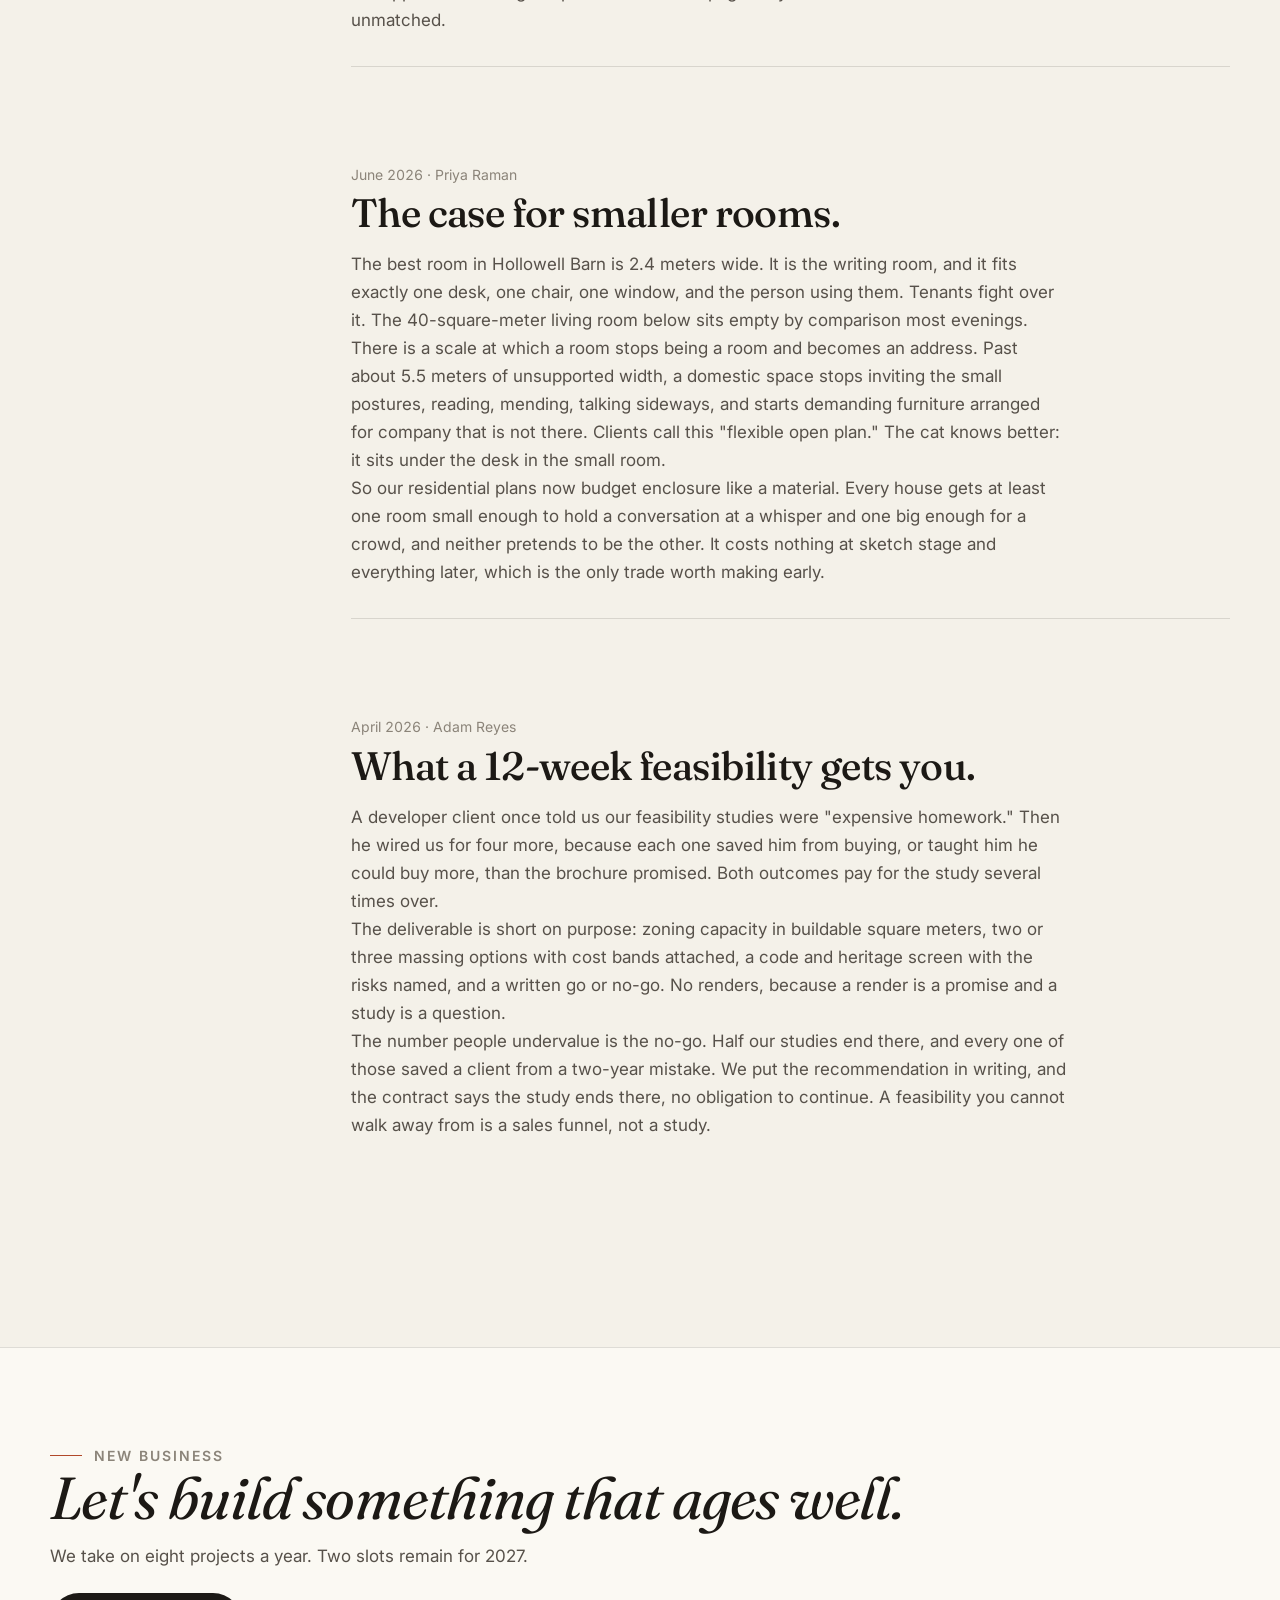
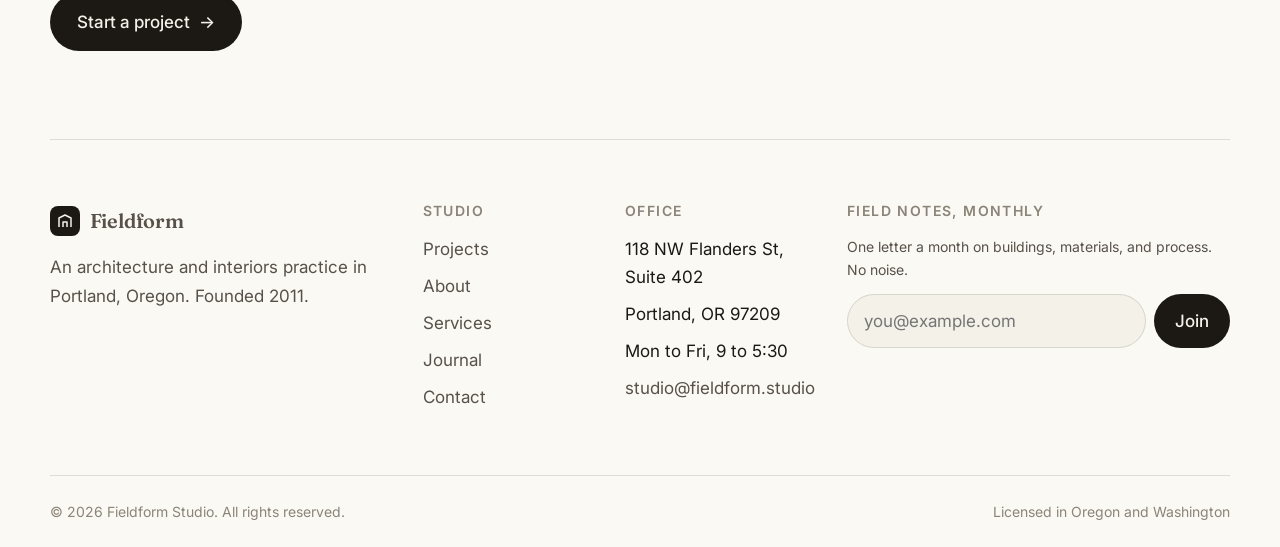
<file: journal.html>
<!DOCTYPE html>
<html lang="en" data-theme="light">
<head>
  <meta charset="utf-8">
  <meta name="viewport" content="width=device-width, initial-scale=1">
  <title>Journal | Fieldform</title>
  <meta name="description" content="Fieldform Studio's journal: short notes on buildings, materials, process, and the parts of architecture that rarely make the photos.">
  <meta property="og:type" content="website">
  <meta property="og:title" content="Journal | Fieldform">
  <meta property="og:description" content="Short notes on buildings, materials, and process.">
  <link rel="preconnect" href="https://fonts.googleapis.com">
  <link rel="preconnect" href="https://fonts.gstatic.com" crossorigin>
  <link href="https://fonts.googleapis.com/css2?family=Fraunces:ital,opsz,wght@0,9..144,300..650;1,9..144,300..650&family=Inter:wght@400;500;600&display=swap" rel="stylesheet">
  <link rel="stylesheet" href="css/main.css">
  <link rel="icon" href="data:image/svg+xml,%3Csvg xmlns='http://www.w3.org/2000/svg' viewBox='0 0 32 32'%3E%3Crect width='32' height='32' rx='8' fill='%231C1915'/%3E%3Cpath d='M8 24V13l8-5 8 5v11' fill='none' stroke='%23F4F1E9' stroke-width='2.4'/%3E%3C/svg%3E">
  <script>
    (function () {
      try {
        var saved = localStorage.getItem("fieldform-theme");
        var dark = saved ? saved === "dark" : window.matchMedia("(prefers-color-scheme: dark)").matches;
        document.documentElement.setAttribute("data-theme", dark ? "dark" : "light");
      } catch (e) {}
    })();
  </script>
</head>
<body>
  <a class="skip-link" href="#main">Skip to content</a>
  <div class="progress-bar" aria-hidden="true"><span></span></div>

  <header class="site-head">
    <div class="wrap head-in">
      <a class="brand" href="index.html" aria-label="Fieldform Studio, home">
        <span class="brand-mark" aria-hidden="true">
          <svg viewBox="0 0 16 16" fill="none" stroke="currentColor" stroke-width="1.5" stroke-linejoin="round"><path d="M2 14V5l6-3 6 3v9"/><path d="M6 14V9h4v5"/></svg>
        </span>
        Fieldform
      </a>
      <nav class="nav" id="site-nav" aria-label="Primary">
        <ul>
          <li><a href="index.html">Home</a></li>
          <li><a href="projects.html">Projects</a></li>
          <li><a href="studio.html">Studio</a></li>
          <li><a href="services.html">Services</a></li>
          <li><a href="journal.html" aria-current="page">Journal</a></li>
        </ul>
      </nav>
      <div class="head-actions">
        <button class="icon-btn theme-toggle" type="button" aria-pressed="false" aria-label="Switch theme">
          <svg class="icon-sun" width="17" height="17" viewBox="0 0 24 24" fill="none" stroke="currentColor" stroke-width="1.6" stroke-linecap="round"><circle cx="12" cy="12" r="4.2"/><path d="M12 2.5v2.4M12 19.1v2.4M2.5 12h2.4M19.1 12h2.4M5 5l1.7 1.7M17.3 17.3L19 19M19 5l-1.7 1.7M6.7 17.3L5 19"/></svg>
          <svg class="icon-moon" width="16" height="16" viewBox="0 0 24 24" fill="none" stroke="currentColor" stroke-width="1.6" stroke-linejoin="round"><path d="M20.5 14.5A8.5 8.5 0 0 1 9.5 3.5a8.5 8.5 0 1 0 11 11z"/></svg>
        </button>
        <a class="btn btn-line head-cta" href="contact.html">Start a project</a>
        <button class="icon-btn burger" type="button" aria-expanded="false" aria-controls="site-nav" aria-label="Open menu"><span></span><span></span><span></span></button>
      </div>
    </div>
  </header>

  <main id="main">
    <section class="page-hero">
      <div class="wrap">
        <span class="eyebrow" data-reveal>Journal</span>
        <h1 data-reveal style="--d:120ms">Field Notes.</h1>
        <p class="lede" data-reveal style="--d:240ms">
          Short notes on buildings, materials, and process, written by the
          people doing the work. We publish when we have something to say,
          not on a schedule.
        </p>
      </div>
    </section>

    <section class="section">
      <div class="wrap grid-12">
        <!-- table of contents rail -->
        <nav class="toc" style="grid-column: span 3" aria-label="Journal notes">
          <span class="eyebrow">In this issue</span>
          <div style="margin-top:var(--sp-2); display:grid">
            <a href="#note-hero-stair">The hero stair, retired</a>
            <a href="#note-concrete">Concrete, honestly</a>
            <a href="#note-rooms">The case for smaller rooms</a>
            <a href="#note-feasibility">What a 12-week feasibility gets you</a>
          </div>
        </nav>

        <div style="grid-column: span 9; display:grid; gap:var(--sp-6)">
          <article id="note-hero-stair" data-reveal>
            <p class="small faint num">September 2026 &middot; Mara Ellison</p>
            <h2 style="font-size:var(--step-3); margin:.4rem 0 1rem">The hero stair, retired.</h2>
            <p style="color:var(--ink-2)">Every practice has a project type it
            quietly refuses now. Ours is the "hero stair": the floating,
            sculptural, magazine-cover staircase that eats a quarter of a
            house's circulation budget and gets photographed from below, once,
            on opening day.</p>
            <p style="color:var(--ink-2)">We built three of them between 2016
            and 2019. The verdict after living with the owners for a few years
            is consistent. Nobody uses the word "hero" by month six. What they
            notice is the handrail that never got resolved, the heat that
            pool-fountains up through the open volume, and the six square
            meters of dead double-height space that has to be dusted.
            Meanwhile the actual daily stair, the back one, is where life
            happens, and in all three houses it is a straight flight we drew
            in an afternoon.</p>
            <p style="color:var(--ink-2)">The replacement idea is embarrassingly
            simple: spend the stair budget on the stair people use, and give
            the saved space to a room. Cass Terrace has a version of this, a
            generous oak flight with a south window that costs a tenth of a
            cantilevered showpiece. It gets photographed from the landing,
            with coffee cups in frame, and that is the better picture.</p>
            <hr class="rule" style="margin-block:var(--sp-4)">
          </article>

          <article id="note-concrete" data-reveal>
            <p class="small faint num">September 2026 &middot; Tomas Lindqvist</p>
            <h2 style="font-size:var(--step-3); margin:.4rem 0 1rem">Concrete, honestly.</h2>
            <p style="color:var(--ink-2)">Concrete carries a carbon budget of
            roughly one ton of CO2 per ton of cement, and architecture spends
            that budget with the discipline of a lottery winner. So here is
            the honest ledger we run at Fieldform before any pour.</p>
            <p style="color:var(--ink-2)">Concrete earns its footprint where it
            does structural work nothing else can: spanning, cantilevering,
            holding earth, holding fire off a stair. It earns it again where
            its thermal mass is actually coupled to the interior, which means
            exposed soffits over occupied space, not a rendered skim over
            insulation that throws the benefit away. Ashgrove House passes
            both tests. Decorative board-formed feature walls in a heated
            space fail both, and we no longer draw them.</p>
            <p style="color:var(--ink-2)">Where it fails, we specify mass
            timber, rammed earth, or plain old wood frame, depending on span
            and fire strategy. Clients sometimes read this as anti-concrete.
            It is the opposite: refusing to spend concrete on pageantry is
            what lets us use it where it is unmatched.</p>
            <hr class="rule" style="margin-block:var(--sp-4)">
          </article>

          <article id="note-rooms" data-reveal>
            <p class="small faint num">June 2026 &middot; Priya Raman</p>
            <h2 style="font-size:var(--step-3); margin:.4rem 0 1rem">The case for smaller rooms.</h2>
            <p style="color:var(--ink-2)">The best room in Hollowell Barn is
            2.4 meters wide. It is the writing room, and it fits exactly one
            desk, one chair, one window, and the person using them. Tenants
            fight over it. The 40-square-meter living room below sits empty
            by comparison most evenings.</p>
            <p style="color:var(--ink-2)">There is a scale at which a room stops
            being a room and becomes an address. Past about 5.5 meters of
            unsupported width, a domestic space stops inviting the small
            postures, reading, mending, talking sideways, and starts demanding
            furniture arranged for company that is not there. Clients call
            this "flexible open plan." The cat knows better: it sits under the
            desk in the small room.</p>
            <p style="color:var(--ink-2)">So our residential plans now budget
            enclosure like a material. Every house gets at least one room
            small enough to hold a conversation at a whisper and one big
            enough for a crowd, and neither pretends to be the other. It costs
            nothing at sketch stage and everything later, which is the only
            trade worth making early.</p>
            <hr class="rule" style="margin-block:var(--sp-4)">
          </article>

          <article id="note-feasibility" data-reveal>
            <p class="small faint num">April 2026 &middot; Adam Reyes</p>
            <h2 style="font-size:var(--step-3); margin:.4rem 0 1rem">What a 12-week feasibility gets you.</h2>
            <p style="color:var(--ink-2)">A developer client once told us our
            feasibility studies were "expensive homework." Then he wired us
            for four more, because each one saved him from buying, or taught
            him he could buy more, than the brochure promised. Both outcomes
            pay for the study several times over.</p>
            <p style="color:var(--ink-2)">The deliverable is short on purpose:
            zoning capacity in buildable square meters, two or three massing
            options with cost bands attached, a code and heritage screen with
            the risks named, and a written go or no-go. No renders, because a
            render is a promise and a study is a question.</p>
            <p style="color:var(--ink-2)">The number people undervalue is the
            no-go. Half our studies end there, and every one of those saved a
            client from a two-year mistake. We put the recommendation in
            writing, and the contract says the study ends there, no obligation
            to continue. A feasibility you cannot walk away from is a sales
            funnel, not a study.</p>
          </article>
        </div>
      </div>
    </section>
  </main>

  <footer class="site-foot">
    <div class="wrap">
      <div class="foot-cta" data-reveal>
        <span class="eyebrow">New business</span>
        <h2 class="serif-italic" style="font-size:var(--step-4)">Let's build something that ages well.</h2>
        <p class="muted" style="margin:.8rem 0 1.4rem">We take on eight projects a year. Two slots remain for 2027.</p>
        <a class="btn btn-solid" href="contact.html">Start a project <span class="arrow">&#8594;</span></a>
      </div>
      <div class="foot-grid">
        <div class="foot-col foot-brand">
          <a class="brand" href="index.html">
            <span class="brand-mark" aria-hidden="true">
              <svg viewBox="0 0 16 16" fill="none" stroke="currentColor" stroke-width="1.5" stroke-linejoin="round"><path d="M2 14V5l6-3 6 3v9"/><path d="M6 14V9h4v5"/></svg>
            </span>
            Fieldform
          </a>
          <p>An architecture and interiors practice in Portland, Oregon. Founded 2011.</p>
        </div>
        <div class="foot-col">
          <h4>Studio</h4>
          <ul>
            <li><a href="projects.html">Projects</a></li>
            <li><a href="studio.html">About</a></li>
            <li><a href="services.html">Services</a></li>
            <li><a href="journal.html">Journal</a></li>
            <li><a href="contact.html">Contact</a></li>
          </ul>
        </div>
        <div class="foot-col">
          <h4>Office</h4>
          <ul>
            <li>118 NW Flanders St, Suite 402</li>
            <li>Portland, OR 97209</li>
            <li>Mon to Fri, 9 to 5:30</li>
            <li><a href="mailto:studio@fieldform.studio">studio@fieldform.studio</a></li>
          </ul>
        </div>
        <div class="foot-col">
          <h4>Field Notes, monthly</h4>
          <p class="small muted" style="margin-bottom:.8rem">One letter a month on buildings, materials, and process. No noise.</p>
          <form data-newsletter aria-label="Newsletter signup">
            <div class="newsletter">
              <input type="email" name="email" placeholder="you@example.com" aria-label="Email address" required>
              <button class="btn btn-solid" type="submit">Join</button>
            </div>
          </form>
        </div>
      </div>
      <div class="foot-legal">
        <span>&copy; <span data-year>2026</span> Fieldform Studio. All rights reserved.</span>
        <span>Licensed in Oregon and Washington</span>
      </div>
    </div>
  </footer>

  <script src="js/main.js"></script>
</body>
</html>
</file>
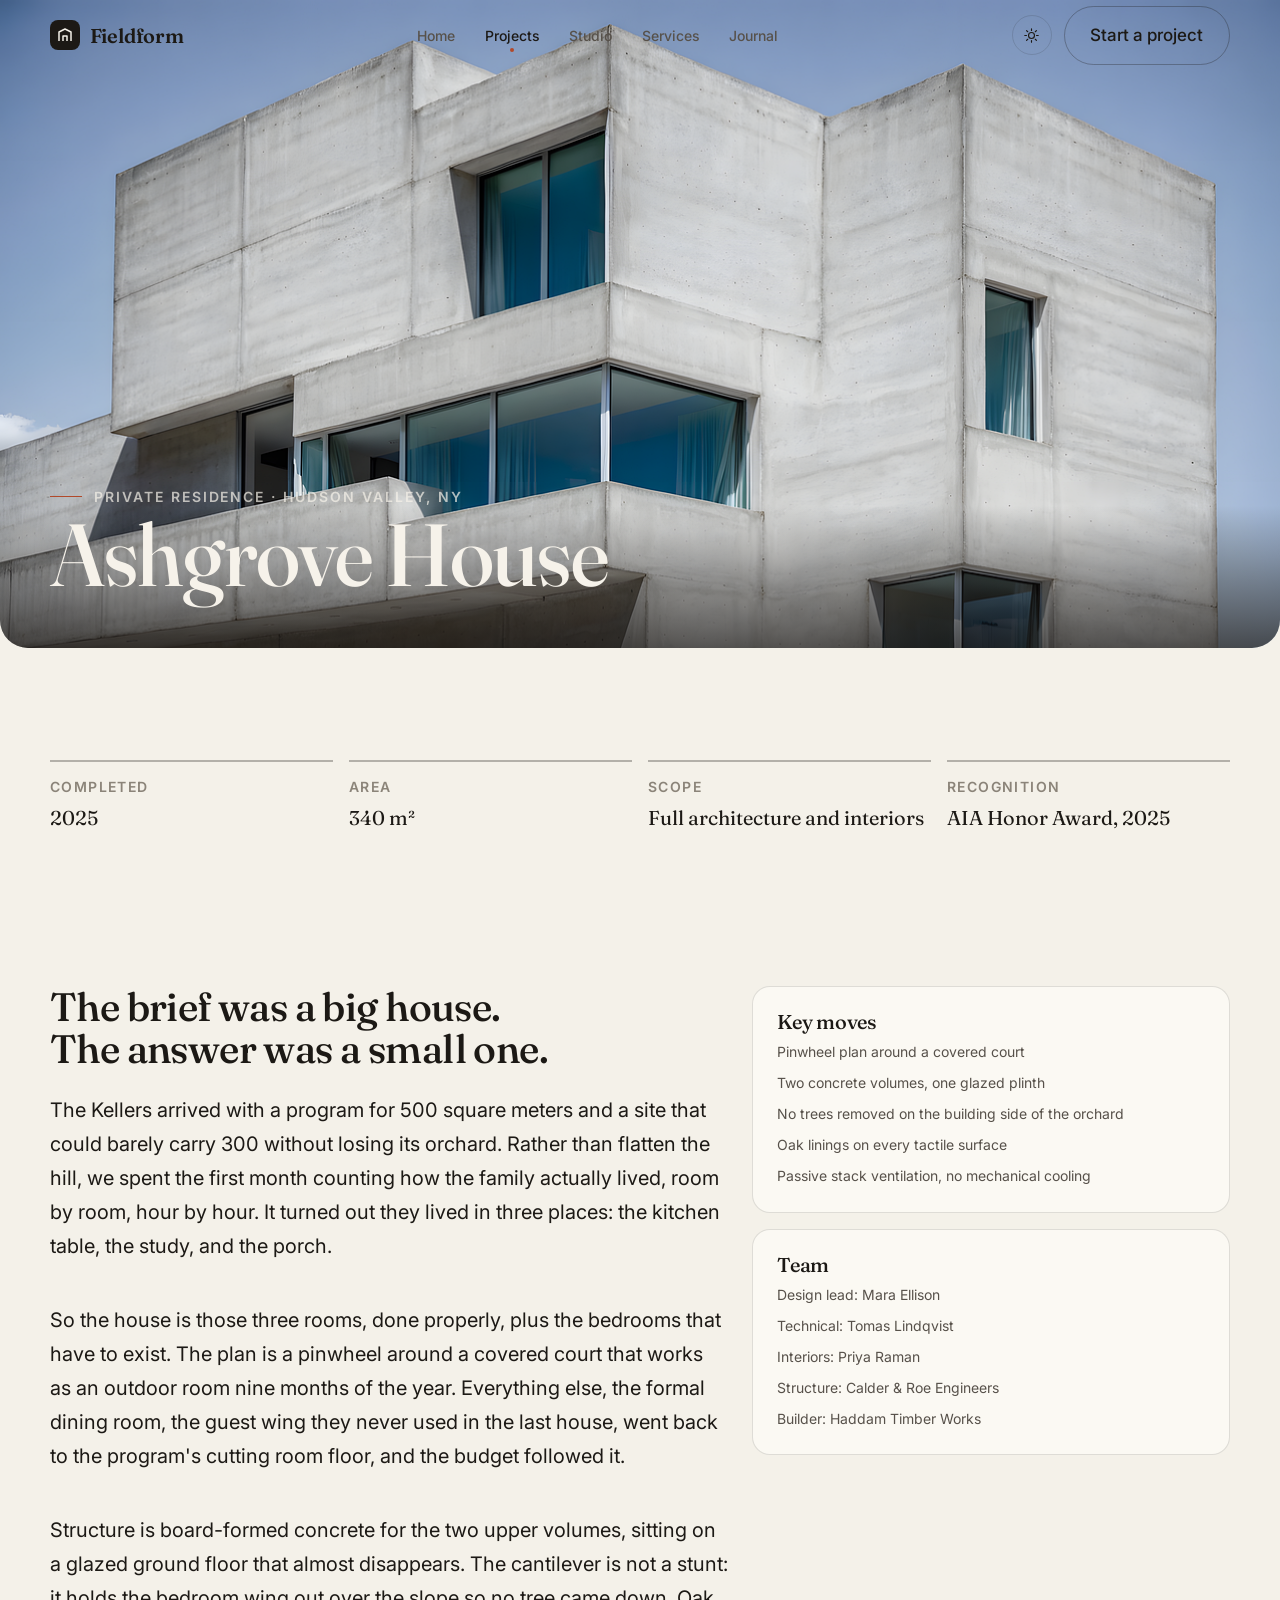
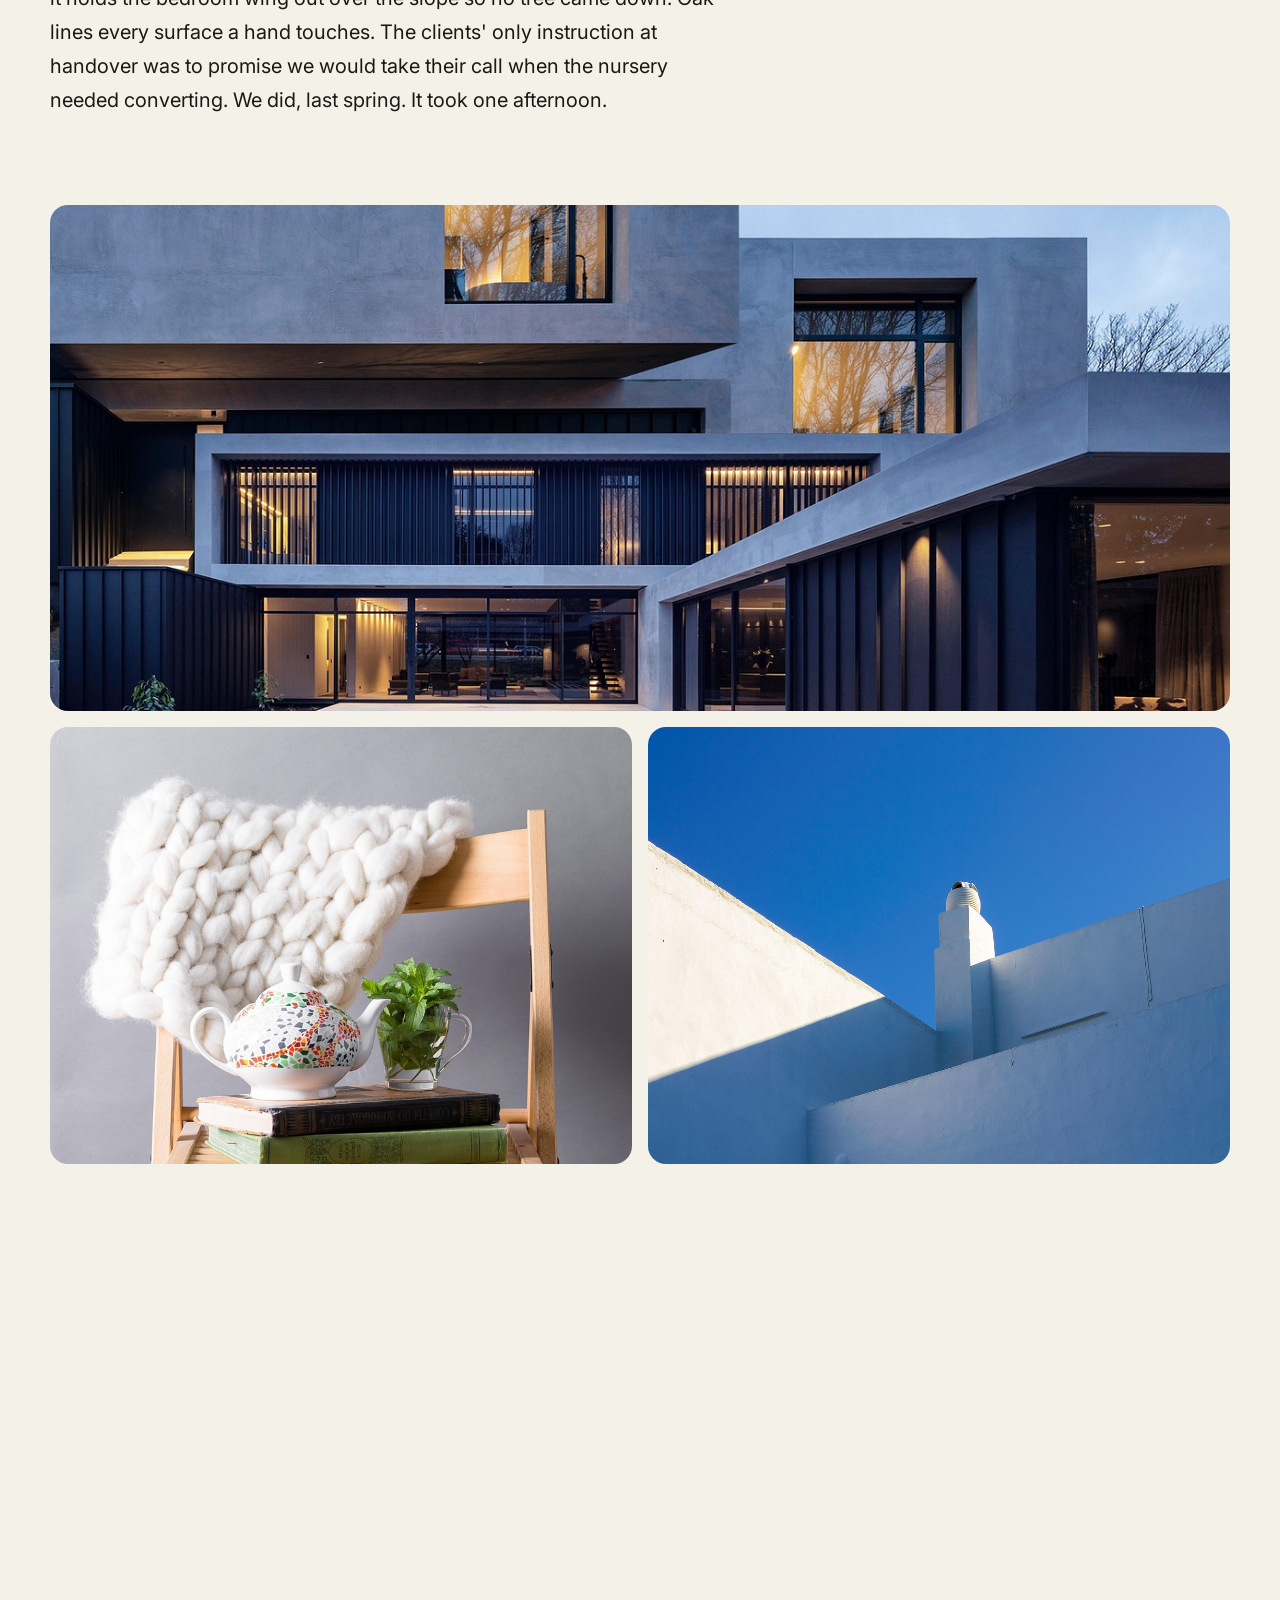
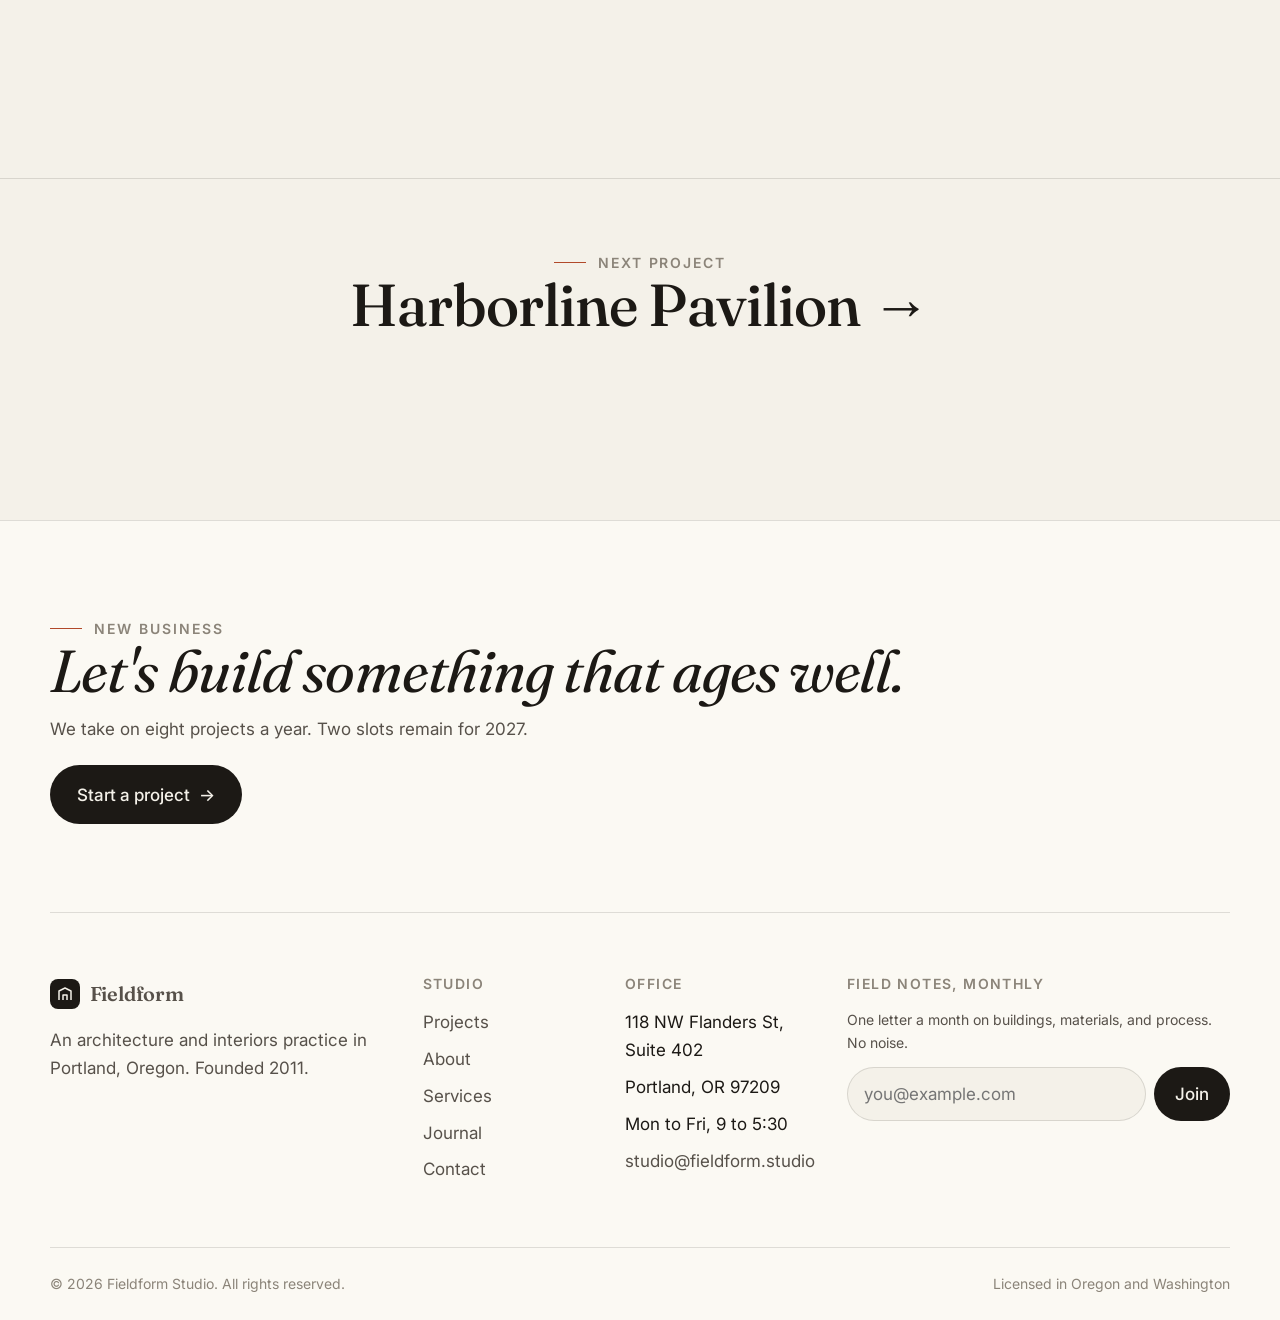
<file: project-ashgrove.html>
<!DOCTYPE html>
<html lang="en" data-theme="light">
<head>
  <meta charset="utf-8">
  <meta name="viewport" content="width=device-width, initial-scale=1">
  <title>Ashgrove House | Fieldform</title>
  <meta name="description" content="Ashgrove House: a 340 square meter family residence in the Hudson Valley by Fieldform Studio. Board-formed concrete, oak, and a plan that lives small.">
  <meta property="og:type" content="article">
  <meta property="og:title" content="Ashgrove House | Fieldform">
  <meta property="og:description" content="A family house in the Hudson Valley that argues for restraint.">
  <meta property="og:image" content="assets/img/ashgrove-hero.jpg">
  <link rel="preconnect" href="https://fonts.googleapis.com">
  <link rel="preconnect" href="https://fonts.gstatic.com" crossorigin>
  <link href="https://fonts.googleapis.com/css2?family=Fraunces:ital,opsz,wght@0,9..144,300..650;1,9..144,300..650&family=Inter:wght@400;500;600&display=swap" rel="stylesheet">
  <link rel="stylesheet" href="css/main.css">
  <link rel="icon" href="data:image/svg+xml,%3Csvg xmlns='http://www.w3.org/2000/svg' viewBox='0 0 32 32'%3E%3Crect width='32' height='32' rx='8' fill='%231C1915'/%3E%3Cpath d='M8 24V13l8-5 8 5v11' fill='none' stroke='%23F4F1E9' stroke-width='2.4'/%3E%3C/svg%3E">
  <script>
    (function () {
      try {
        var saved = localStorage.getItem("fieldform-theme");
        var dark = saved ? saved === "dark" : window.matchMedia("(prefers-color-scheme: dark)").matches;
        document.documentElement.setAttribute("data-theme", dark ? "dark" : "light");
      } catch (e) {}
    })();
  </script>
</head>
<body>
  <a class="skip-link" href="#main">Skip to content</a>
  <div class="progress-bar" aria-hidden="true"><span></span></div>

  <header class="site-head">
    <div class="wrap head-in">
      <a class="brand" href="index.html" aria-label="Fieldform Studio, home">
        <span class="brand-mark" aria-hidden="true">
          <svg viewBox="0 0 16 16" fill="none" stroke="currentColor" stroke-width="1.5" stroke-linejoin="round"><path d="M2 14V5l6-3 6 3v9"/><path d="M6 14V9h4v5"/></svg>
        </span>
        Fieldform
      </a>
      <nav class="nav" id="site-nav" aria-label="Primary">
        <ul>
          <li><a href="index.html">Home</a></li>
          <li><a href="projects.html" aria-current="page">Projects</a></li>
          <li><a href="studio.html">Studio</a></li>
          <li><a href="services.html">Services</a></li>
          <li><a href="journal.html">Journal</a></li>
        </ul>
      </nav>
      <div class="head-actions">
        <button class="icon-btn theme-toggle" type="button" aria-pressed="false" aria-label="Switch theme">
          <svg class="icon-sun" width="17" height="17" viewBox="0 0 24 24" fill="none" stroke="currentColor" stroke-width="1.6" stroke-linecap="round"><circle cx="12" cy="12" r="4.2"/><path d="M12 2.5v2.4M12 19.1v2.4M2.5 12h2.4M19.1 12h2.4M5 5l1.7 1.7M17.3 17.3L19 19M19 5l-1.7 1.7M6.7 17.3L5 19"/></svg>
          <svg class="icon-moon" width="16" height="16" viewBox="0 0 24 24" fill="none" stroke="currentColor" stroke-width="1.6" stroke-linejoin="round"><path d="M20.5 14.5A8.5 8.5 0 0 1 9.5 3.5a8.5 8.5 0 1 0 11 11z"/></svg>
        </button>
        <a class="btn btn-line head-cta" href="contact.html">Start a project</a>
        <button class="icon-btn burger" type="button" aria-expanded="false" aria-controls="site-nav" aria-label="Open menu"><span></span><span></span><span></span></button>
      </div>
    </div>
  </header>

  <main id="main">
    <!-- ================================================================
         DETAIL HERO
         ================================================================ -->
    <section class="detail-hero">
      <img src="assets/img/ashgrove-hero.jpg" alt="Cantilevered concrete volume over a glazed living level at dusk" fetchpriority="high">
      <div class="overlay">
        <div class="wrap">
          <span class="eyebrow" style="color:rgba(246,242,234,.7)">Private residence &middot; Hudson Valley, NY</span>
          <h1>Ashgrove House</h1>
        </div>
      </div>
    </section>

    <section class="section-tight">
      <div class="wrap">
        <dl class="facts" data-reveal-group>
          <div class="fact" data-reveal>
            <dt>Completed</dt>
            <dd class="num">2025</dd>
          </div>
          <div class="fact" data-reveal>
            <dt>Area</dt>
            <dd class="num">340 m&sup2;</dd>
          </div>
          <div class="fact" data-reveal>
            <dt>Scope</dt>
            <dd>Full architecture and interiors</dd>
          </div>
          <div class="fact" data-reveal>
            <dt>Recognition</dt>
            <dd>AIA Honor Award, 2025</dd>
          </div>
        </dl>
      </div>
    </section>

    <!-- ================================================================
         NARRATIVE
         ================================================================ -->
    <section class="section">
      <div class="wrap">
        <div class="grid-12">
          <div class="detail-body" style="grid-column: span 7" data-reveal>
            <h2 style="font-size:var(--step-3)">The brief was a big house. The answer was a small one.</h2>
            <p>The Kellers arrived with a program for 500 square meters and a
            site that could barely carry 300 without losing its orchard. Rather
            than flatten the hill, we spent the first month counting how the
            family actually lived, room by room, hour by hour. It turned out
            they lived in three places: the kitchen table, the study, and the
            porch.</p>
            <p>So the house is those three rooms, done properly, plus the
            bedrooms that have to exist. The plan is a pinwheel around a
            covered court that works as an outdoor room nine months of the
            year. Everything else, the formal dining room, the guest wing they
            never used in the last house, went back to the program's cutting
            room floor, and the budget followed it.</p>
            <p>Structure is board-formed concrete for the two upper volumes,
            sitting on a glazed ground floor that almost disappears. The
            cantilever is not a stunt: it holds the bedroom wing out over the
            slope so no tree came down. Oak lines every surface a hand touches.
            The clients' only instruction at handover was to promise we would
            take their call when the nursery needed converting. We did, last
            spring. It took one afternoon.</p>
          </div>

          <aside style="grid-column: span 5; display:grid; gap:var(--sp-2); align-content:start" data-reveal="left">
            <div class="info-card">
              <h3>Key moves</h3>
              <ul>
                <li>Pinwheel plan around a covered court</li>
                <li>Two concrete volumes, one glazed plinth</li>
                <li>No trees removed on the building side of the orchard</li>
                <li>Oak linings on every tactile surface</li>
                <li>Passive stack ventilation, no mechanical cooling</li>
              </ul>
            </div>
            <div class="info-card">
              <h3>Team</h3>
              <ul>
                <li>Design lead: Mara Ellison</li>
                <li>Technical: Tomas Lindqvist</li>
                <li>Interiors: Priya Raman</li>
                <li>Structure: Calder &amp; Roe Engineers</li>
                <li>Builder: Haddam Timber Works</li>
              </ul>
            </div>
          </aside>
        </div>
      </div>
    </section>

    <!-- ================================================================
         GALLERY
         ================================================================ -->
    <section class="section">
      <div class="wrap">
        <div class="gallery" data-reveal-group>
          <figure class="g-wide" data-reveal>
            <img src="assets/img/villa-dusk.jpg" alt="Dusk elevation across the meadow, interior light warm against the sky" loading="lazy">
            <figcaption>Dusk, west elevation</figcaption>
          </figure>
          <figure class="g-half" data-reveal>
            <img src="assets/img/interior-still.jpg" alt="Reading corner detail in oak with wool textiles" loading="lazy">
            <figcaption>Study corner, oak and wool</figcaption>
          </figure>
          <figure class="g-half" data-reveal>
            <img src="assets/img/white-court.jpg" alt="The covered court in hard midday light" loading="lazy">
            <figcaption>The court at noon</figcaption>
          </figure>
          <figure class="g-tall" data-reveal>
            <img src="assets/img/drawing.jpg" alt="Sketch plan pinned in the site trailer" loading="lazy">
            <figcaption>Sketch plan, week six</figcaption>
          </figure>
          <figure class="g-tall" data-reveal>
            <img src="assets/img/wall-walk.jpg" alt="Board-formed concrete facade with a human figure for scale" loading="lazy">
            <figcaption>Formwork study</figcaption>
          </figure>
          <figure class="g-tall" data-reveal>
            <img src="assets/img/team-desk.jpg" alt="The design team reviewing drawings on site" loading="lazy">
            <figcaption>Site review, framing stage</figcaption>
          </figure>
        </div>
      </div>
    </section>

    <!-- ================================================================
         NEXT PROJECT
         ================================================================ -->
    <a class="next-project" href="project-harborline.html">
      <div class="wrap">
        <span class="eyebrow">Next project</span>
        <h2>Harborline Pavilion &#8594;</h2>
      </div>
    </a>
  </main>

  <footer class="site-foot">
    <div class="wrap">
      <div class="foot-cta" data-reveal>
        <span class="eyebrow">New business</span>
        <h2 class="serif-italic" style="font-size:var(--step-4)">Let's build something that ages well.</h2>
        <p class="muted" style="margin:.8rem 0 1.4rem">We take on eight projects a year. Two slots remain for 2027.</p>
        <a class="btn btn-solid" href="contact.html">Start a project <span class="arrow">&#8594;</span></a>
      </div>
      <div class="foot-grid">
        <div class="foot-col foot-brand">
          <a class="brand" href="index.html">
            <span class="brand-mark" aria-hidden="true">
              <svg viewBox="0 0 16 16" fill="none" stroke="currentColor" stroke-width="1.5" stroke-linejoin="round"><path d="M2 14V5l6-3 6 3v9"/><path d="M6 14V9h4v5"/></svg>
            </span>
            Fieldform
          </a>
          <p>An architecture and interiors practice in Portland, Oregon. Founded 2011.</p>
        </div>
        <div class="foot-col">
          <h4>Studio</h4>
          <ul>
            <li><a href="projects.html">Projects</a></li>
            <li><a href="studio.html">About</a></li>
            <li><a href="services.html">Services</a></li>
            <li><a href="journal.html">Journal</a></li>
            <li><a href="contact.html">Contact</a></li>
          </ul>
        </div>
        <div class="foot-col">
          <h4>Office</h4>
          <ul>
            <li>118 NW Flanders St, Suite 402</li>
            <li>Portland, OR 97209</li>
            <li>Mon to Fri, 9 to 5:30</li>
            <li><a href="mailto:studio@fieldform.studio">studio@fieldform.studio</a></li>
          </ul>
        </div>
        <div class="foot-col">
          <h4>Field Notes, monthly</h4>
          <p class="small muted" style="margin-bottom:.8rem">One letter a month on buildings, materials, and process. No noise.</p>
          <form data-newsletter aria-label="Newsletter signup">
            <div class="newsletter">
              <input type="email" name="email" placeholder="you@example.com" aria-label="Email address" required>
              <button class="btn btn-solid" type="submit">Join</button>
            </div>
          </form>
        </div>
      </div>
      <div class="foot-legal">
        <span>&copy; <span data-year>2026</span> Fieldform Studio. All rights reserved.</span>
        <span>Licensed in Oregon and Washington</span>
      </div>
    </div>
  </footer>

  <script src="js/main.js"></script>
</body>
</html>
</file>
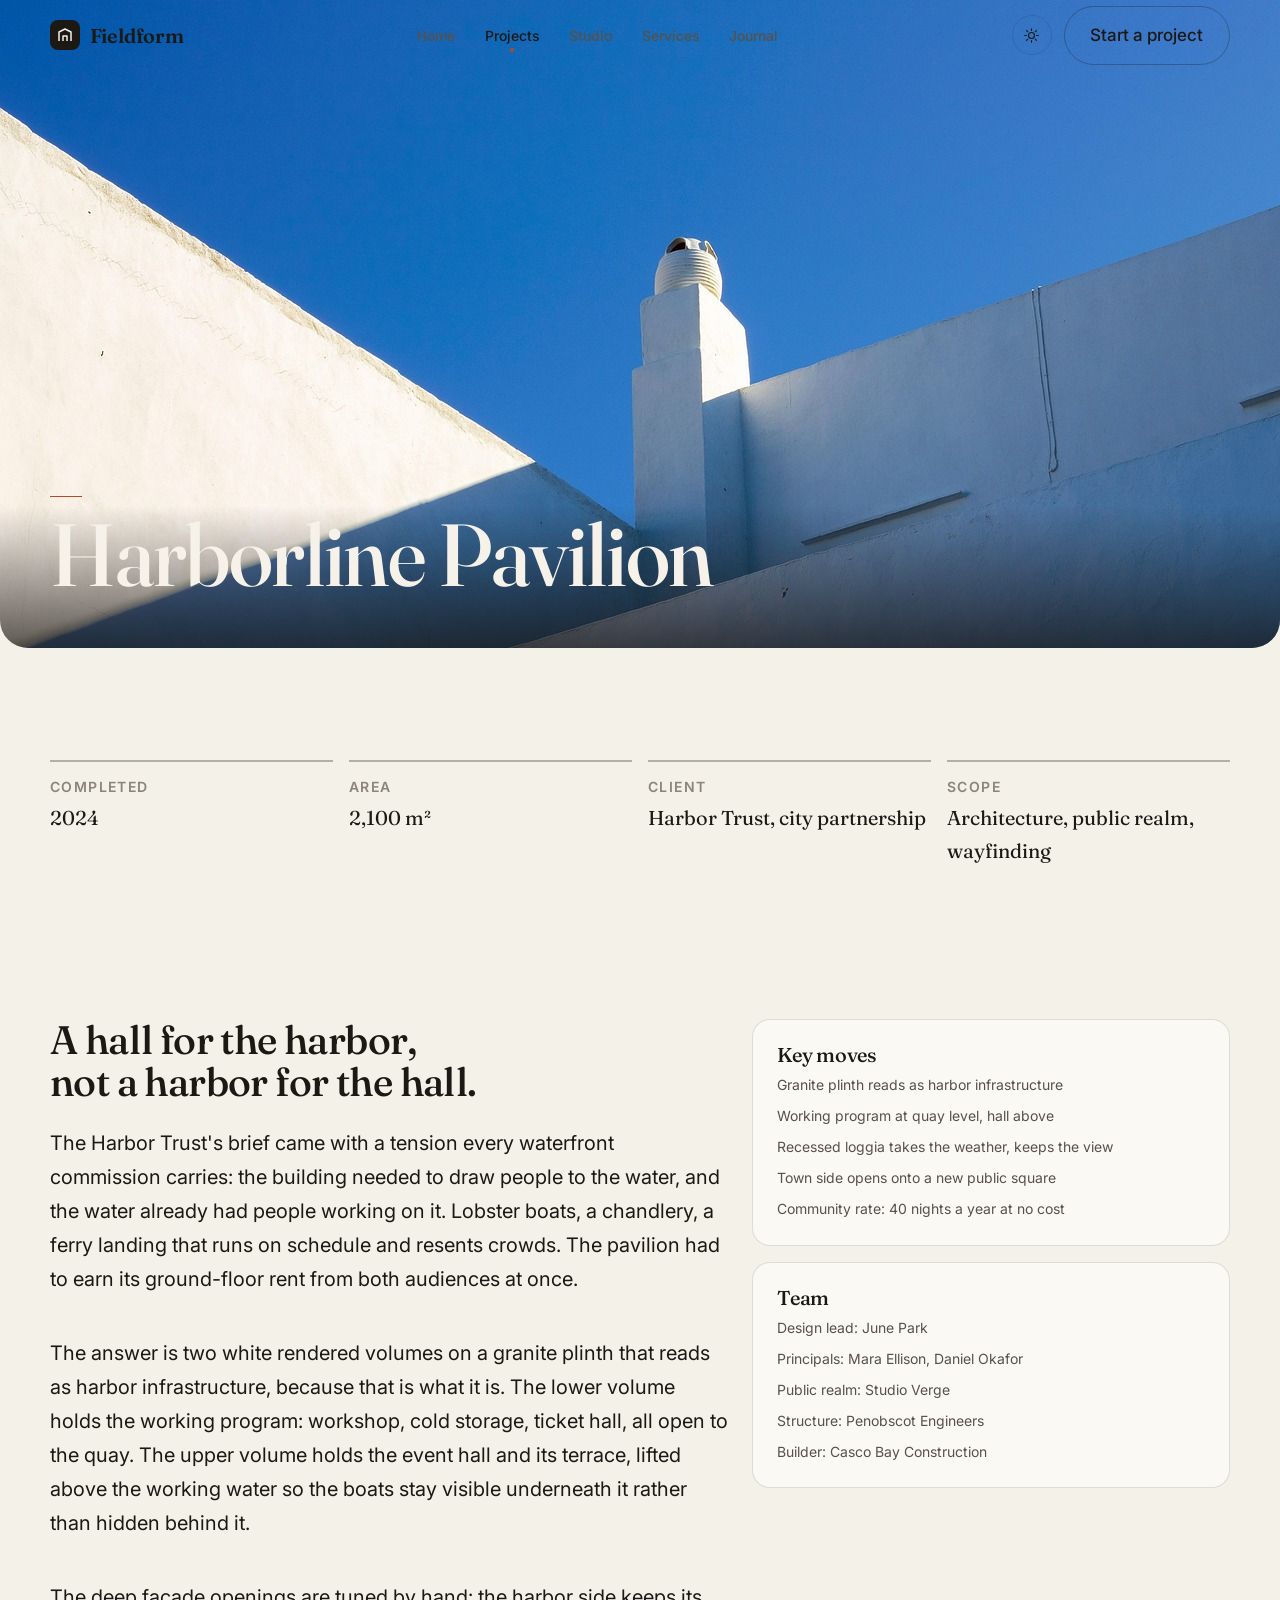
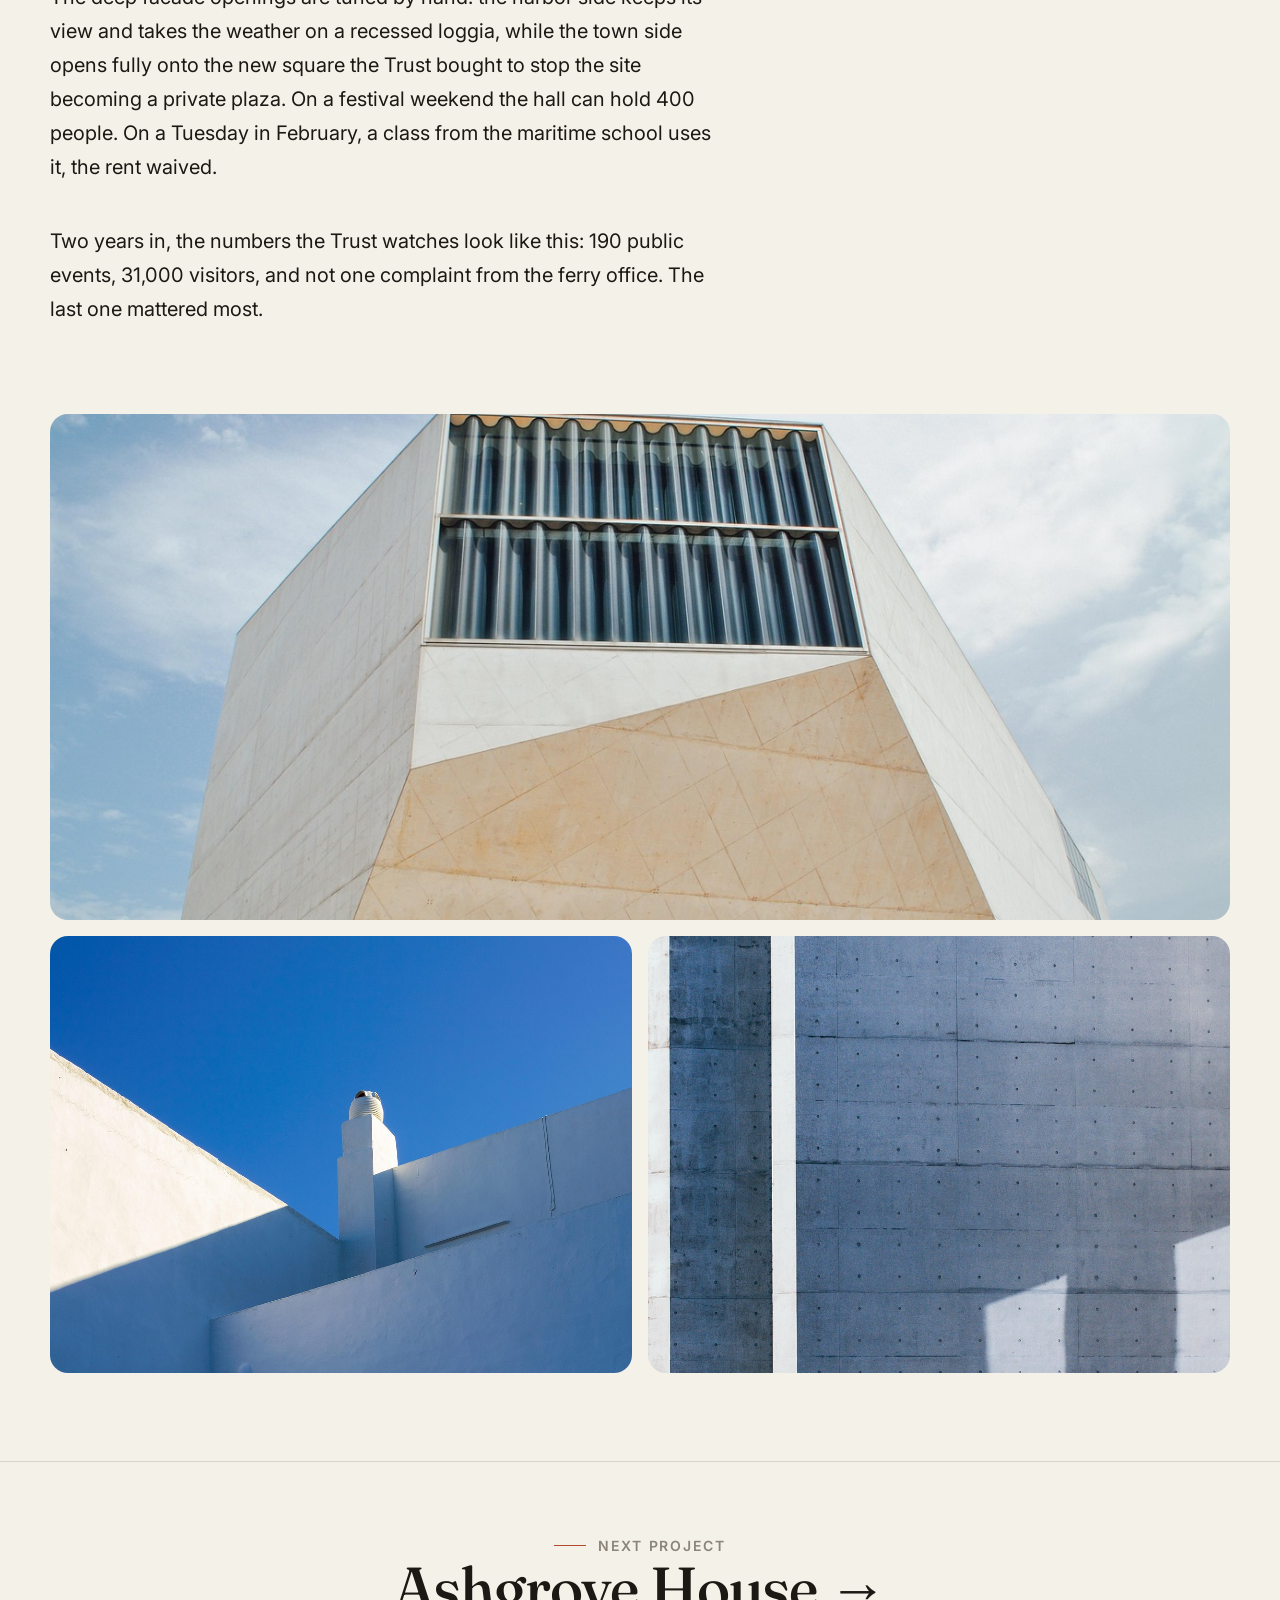
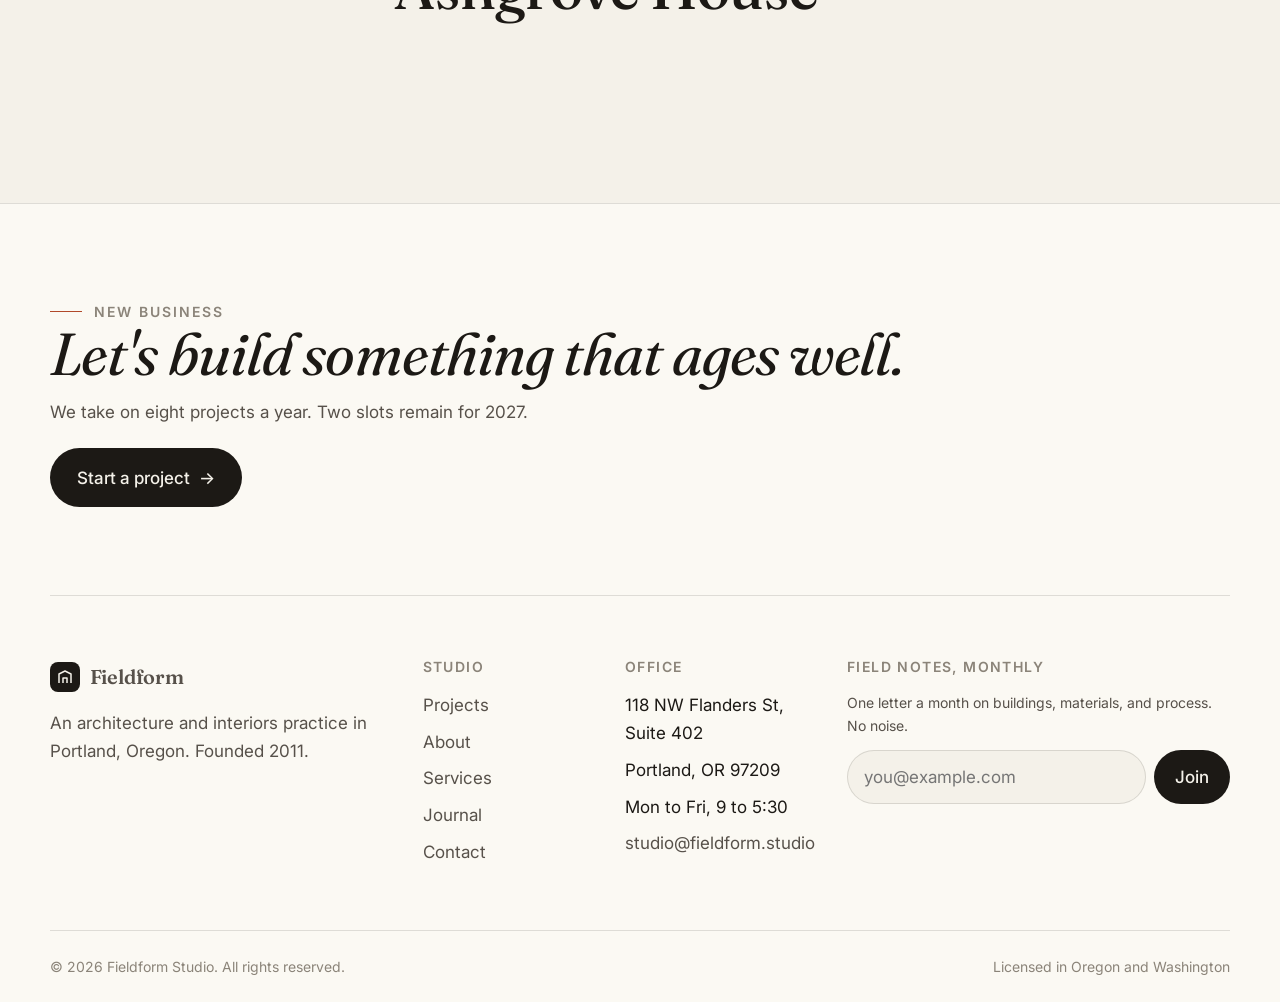
<file: project-harborline.html>
<!DOCTYPE html>
<html lang="en" data-theme="light">
<head>
  <meta charset="utf-8">
  <meta name="viewport" content="width=device-width, initial-scale=1">
  <title>Harborline Pavilion | Fieldform</title>
  <meta name="description" content="Harborline Pavilion: a 2,100 square meter waterfront cultural hall in Portland, Maine by Fieldform Studio. White rendered volumes, a hall for hire, and a working harbor kept working.">
  <meta property="og:type" content="article">
  <meta property="og:title" content="Harborline Pavilion | Fieldform">
  <meta property="og:description" content="A waterfront cultural hall in Portland, Maine.">
  <meta property="og:image" content="assets/img/white-court.jpg">
  <link rel="preconnect" href="https://fonts.googleapis.com">
  <link rel="preconnect" href="https://fonts.gstatic.com" crossorigin>
  <link href="https://fonts.googleapis.com/css2?family=Fraunces:ital,opsz,wght@0,9..144,300..650;1,9..144,300..650&family=Inter:wght@400;500;600&display=swap" rel="stylesheet">
  <link rel="stylesheet" href="css/main.css">
  <link rel="icon" href="data:image/svg+xml,%3Csvg xmlns='http://www.w3.org/2000/svg' viewBox='0 0 32 32'%3E%3Crect width='32' height='32' rx='8' fill='%231C1915'/%3E%3Cpath d='M8 24V13l8-5 8 5v11' fill='none' stroke='%23F4F1E9' stroke-width='2.4'/%3E%3C/svg%3E">
  <script>
    (function () {
      try {
        var saved = localStorage.getItem("fieldform-theme");
        var dark = saved ? saved === "dark" : window.matchMedia("(prefers-color-scheme: dark)").matches;
        document.documentElement.setAttribute("data-theme", dark ? "dark" : "light");
      } catch (e) {}
    })();
  </script>
</head>
<body>
  <a class="skip-link" href="#main">Skip to content</a>
  <div class="progress-bar" aria-hidden="true"><span></span></div>

  <header class="site-head">
    <div class="wrap head-in">
      <a class="brand" href="index.html" aria-label="Fieldform Studio, home">
        <span class="brand-mark" aria-hidden="true">
          <svg viewBox="0 0 16 16" fill="none" stroke="currentColor" stroke-width="1.5" stroke-linejoin="round"><path d="M2 14V5l6-3 6 3v9"/><path d="M6 14V9h4v5"/></svg>
        </span>
        Fieldform
      </a>
      <nav class="nav" id="site-nav" aria-label="Primary">
        <ul>
          <li><a href="index.html">Home</a></li>
          <li><a href="projects.html" aria-current="page">Projects</a></li>
          <li><a href="studio.html">Studio</a></li>
          <li><a href="services.html">Services</a></li>
          <li><a href="journal.html">Journal</a></li>
        </ul>
      </nav>
      <div class="head-actions">
        <button class="icon-btn theme-toggle" type="button" aria-pressed="false" aria-label="Switch theme">
          <svg class="icon-sun" width="17" height="17" viewBox="0 0 24 24" fill="none" stroke="currentColor" stroke-width="1.6" stroke-linecap="round"><circle cx="12" cy="12" r="4.2"/><path d="M12 2.5v2.4M12 19.1v2.4M2.5 12h2.4M19.1 12h2.4M5 5l1.7 1.7M17.3 17.3L19 19M19 5l-1.7 1.7M6.7 17.3L5 19"/></svg>
          <svg class="icon-moon" width="16" height="16" viewBox="0 0 24 24" fill="none" stroke="currentColor" stroke-width="1.6" stroke-linejoin="round"><path d="M20.5 14.5A8.5 8.5 0 0 1 9.5 3.5a8.5 8.5 0 1 0 11 11z"/></svg>
        </button>
        <a class="btn btn-line head-cta" href="contact.html">Start a project</a>
        <button class="icon-btn burger" type="button" aria-expanded="false" aria-controls="site-nav" aria-label="Open menu"><span></span><span></span><span></span></button>
      </div>
    </div>
  </header>

  <main id="main">
    <section class="detail-hero">
      <img src="assets/img/white-court.jpg" alt="White rendered pavilion volumes stacked against a deep blue harbor sky" fetchpriority="high">
      <div class="overlay">
        <div class="wrap">
          <span class="eyebrow" style="color:rgba(246,242,234,.7)">Cultural &middot; Portland, ME</span>
          <h1>Harborline Pavilion</h1>
        </div>
      </div>
    </section>

    <section class="section-tight">
      <div class="wrap">
        <dl class="facts" data-reveal-group>
          <div class="fact" data-reveal>
            <dt>Completed</dt>
            <dd class="num">2024</dd>
          </div>
          <div class="fact" data-reveal>
            <dt>Area</dt>
            <dd class="num">2,100 m&sup2;</dd>
          </div>
          <div class="fact" data-reveal>
            <dt>Client</dt>
            <dd>Harbor Trust, city partnership</dd>
          </div>
          <div class="fact" data-reveal>
            <dt>Scope</dt>
            <dd>Architecture, public realm, wayfinding</dd>
          </div>
        </dl>
      </div>
    </section>

    <section class="section">
      <div class="wrap">
        <div class="grid-12">
          <div class="detail-body" style="grid-column: span 7" data-reveal>
            <h2 style="font-size:var(--step-3)">A hall for the harbor, not a harbor for the hall.</h2>
            <p>The Harbor Trust's brief came with a tension every waterfront
            commission carries: the building needed to draw people to the
            water, and the water already had people working on it. Lobster
            boats, a chandlery, a ferry landing that runs on schedule and
            resents crowds. The pavilion had to earn its ground-floor rent
            from both audiences at once.</p>
            <p>The answer is two white rendered volumes on a granite plinth
            that reads as harbor infrastructure, because that is what it is.
            The lower volume holds the working program: workshop, cold storage,
            ticket hall, all open to the quay. The upper volume holds the
            event hall and its terrace, lifted above the working water so the
            boats stay visible underneath it rather than hidden behind it.</p>
            <p>The deep facade openings are tuned by hand: the harbor side
            keeps its view and takes the weather on a recessed loggia, while
            the town side opens fully onto the new square the Trust bought to
            stop the site becoming a private plaza. On a festival weekend the
            hall can hold 400 people. On a Tuesday in February, a class from
            the maritime school uses it, the rent waived.</p>
            <p>Two years in, the numbers the Trust watches look like this: 190
            public events, 31,000 visitors, and not one complaint from the
            ferry office. The last one mattered most.</p>
          </div>

          <aside style="grid-column: span 5; display:grid; gap:var(--sp-2); align-content:start" data-reveal="left">
            <div class="info-card">
              <h3>Key moves</h3>
              <ul>
                <li>Granite plinth reads as harbor infrastructure</li>
                <li>Working program at quay level, hall above</li>
                <li>Recessed loggia takes the weather, keeps the view</li>
                <li>Town side opens onto a new public square</li>
                <li>Community rate: 40 nights a year at no cost</li>
              </ul>
            </div>
            <div class="info-card">
              <h3>Team</h3>
              <ul>
                <li>Design lead: June Park</li>
                <li>Principals: Mara Ellison, Daniel Okafor</li>
                <li>Public realm: Studio Verge</li>
                <li>Structure: Penobscot Engineers</li>
                <li>Builder: Casco Bay Construction</li>
              </ul>
            </div>
          </aside>
        </div>
      </div>
    </section>

    <section class="section">
      <div class="wrap">
        <div class="gallery" data-reveal-group>
          <figure class="g-wide" data-reveal>
            <img src="assets/img/tower.jpg" alt="The upper hall volume seen from the quay, glass catching the harbor light" loading="lazy">
            <figcaption>The hall above the working water</figcaption>
          </figure>
          <figure class="g-half" data-reveal>
            <img src="assets/img/white-court.jpg" alt="White volumes against a deep blue sky" loading="lazy">
            <figcaption>Town facade, mid-afternoon</figcaption>
          </figure>
          <figure class="g-half" data-reveal>
            <img src="assets/img/wall-walk.jpg" alt="A visitor along the rendered wall of the lower volume" loading="lazy">
            <figcaption>Quay-side wall, low sun</figcaption>
          </figure>
        </div>
      </div>
    </section>

    <a class="next-project" href="project-ashgrove.html">
      <div class="wrap">
        <span class="eyebrow">Next project</span>
        <h2>Ashgrove House &#8594;</h2>
      </div>
    </a>
  </main>

  <footer class="site-foot">
    <div class="wrap">
      <div class="foot-cta" data-reveal>
        <span class="eyebrow">New business</span>
        <h2 class="serif-italic" style="font-size:var(--step-4)">Let's build something that ages well.</h2>
        <p class="muted" style="margin:.8rem 0 1.4rem">We take on eight projects a year. Two slots remain for 2027.</p>
        <a class="btn btn-solid" href="contact.html">Start a project <span class="arrow">&#8594;</span></a>
      </div>
      <div class="foot-grid">
        <div class="foot-col foot-brand">
          <a class="brand" href="index.html">
            <span class="brand-mark" aria-hidden="true">
              <svg viewBox="0 0 16 16" fill="none" stroke="currentColor" stroke-width="1.5" stroke-linejoin="round"><path d="M2 14V5l6-3 6 3v9"/><path d="M6 14V9h4v5"/></svg>
            </span>
            Fieldform
          </a>
          <p>An architecture and interiors practice in Portland, Oregon. Founded 2011.</p>
        </div>
        <div class="foot-col">
          <h4>Studio</h4>
          <ul>
            <li><a href="projects.html">Projects</a></li>
            <li><a href="studio.html">About</a></li>
            <li><a href="services.html">Services</a></li>
            <li><a href="journal.html">Journal</a></li>
            <li><a href="contact.html">Contact</a></li>
          </ul>
        </div>
        <div class="foot-col">
          <h4>Office</h4>
          <ul>
            <li>118 NW Flanders St, Suite 402</li>
            <li>Portland, OR 97209</li>
            <li>Mon to Fri, 9 to 5:30</li>
            <li><a href="mailto:studio@fieldform.studio">studio@fieldform.studio</a></li>
          </ul>
        </div>
        <div class="foot-col">
          <h4>Field Notes, monthly</h4>
          <p class="small muted" style="margin-bottom:.8rem">One letter a month on buildings, materials, and process. No noise.</p>
          <form data-newsletter aria-label="Newsletter signup">
            <div class="newsletter">
              <input type="email" name="email" placeholder="you@example.com" aria-label="Email address" required>
              <button class="btn btn-solid" type="submit">Join</button>
            </div>
          </form>
        </div>
      </div>
      <div class="foot-legal">
        <span>&copy; <span data-year>2026</span> Fieldform Studio. All rights reserved.</span>
        <span>Licensed in Oregon and Washington</span>
      </div>
    </div>
  </footer>

  <script src="js/main.js"></script>
</body>
</html>
</file>
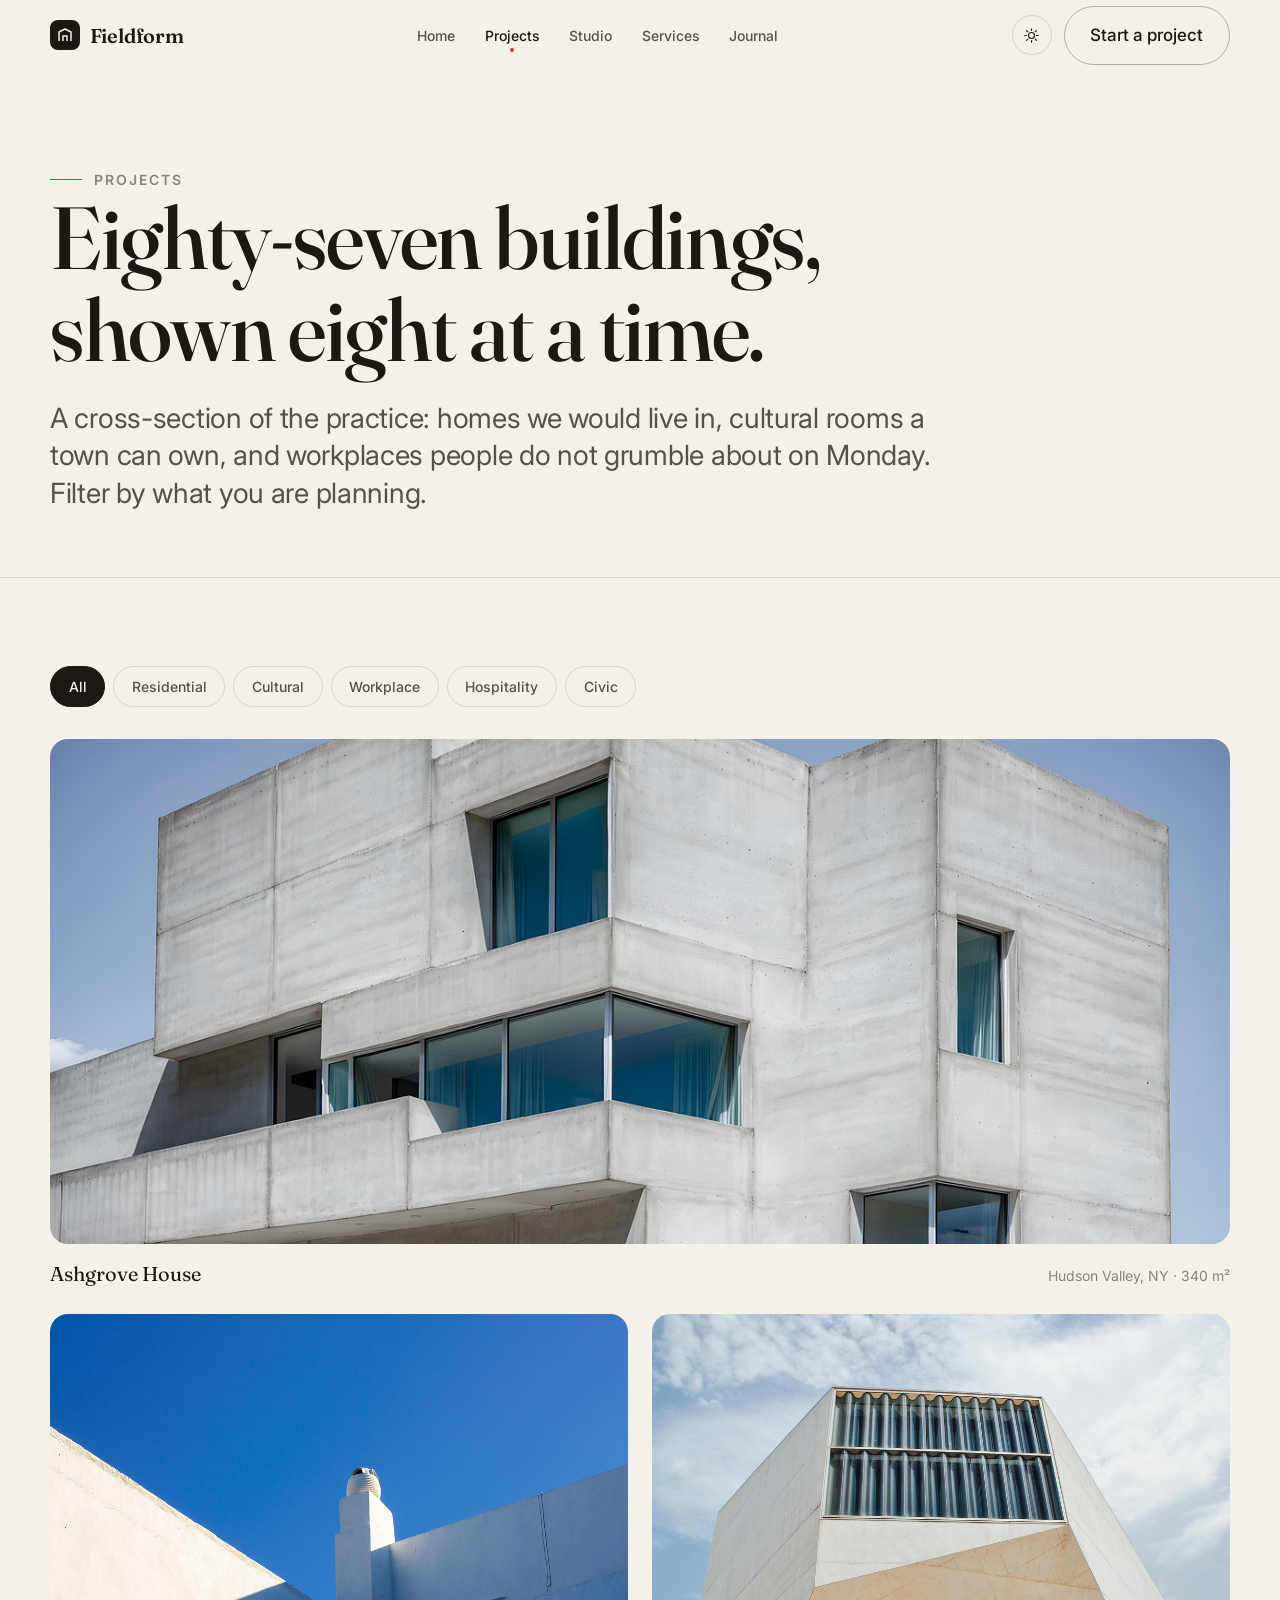
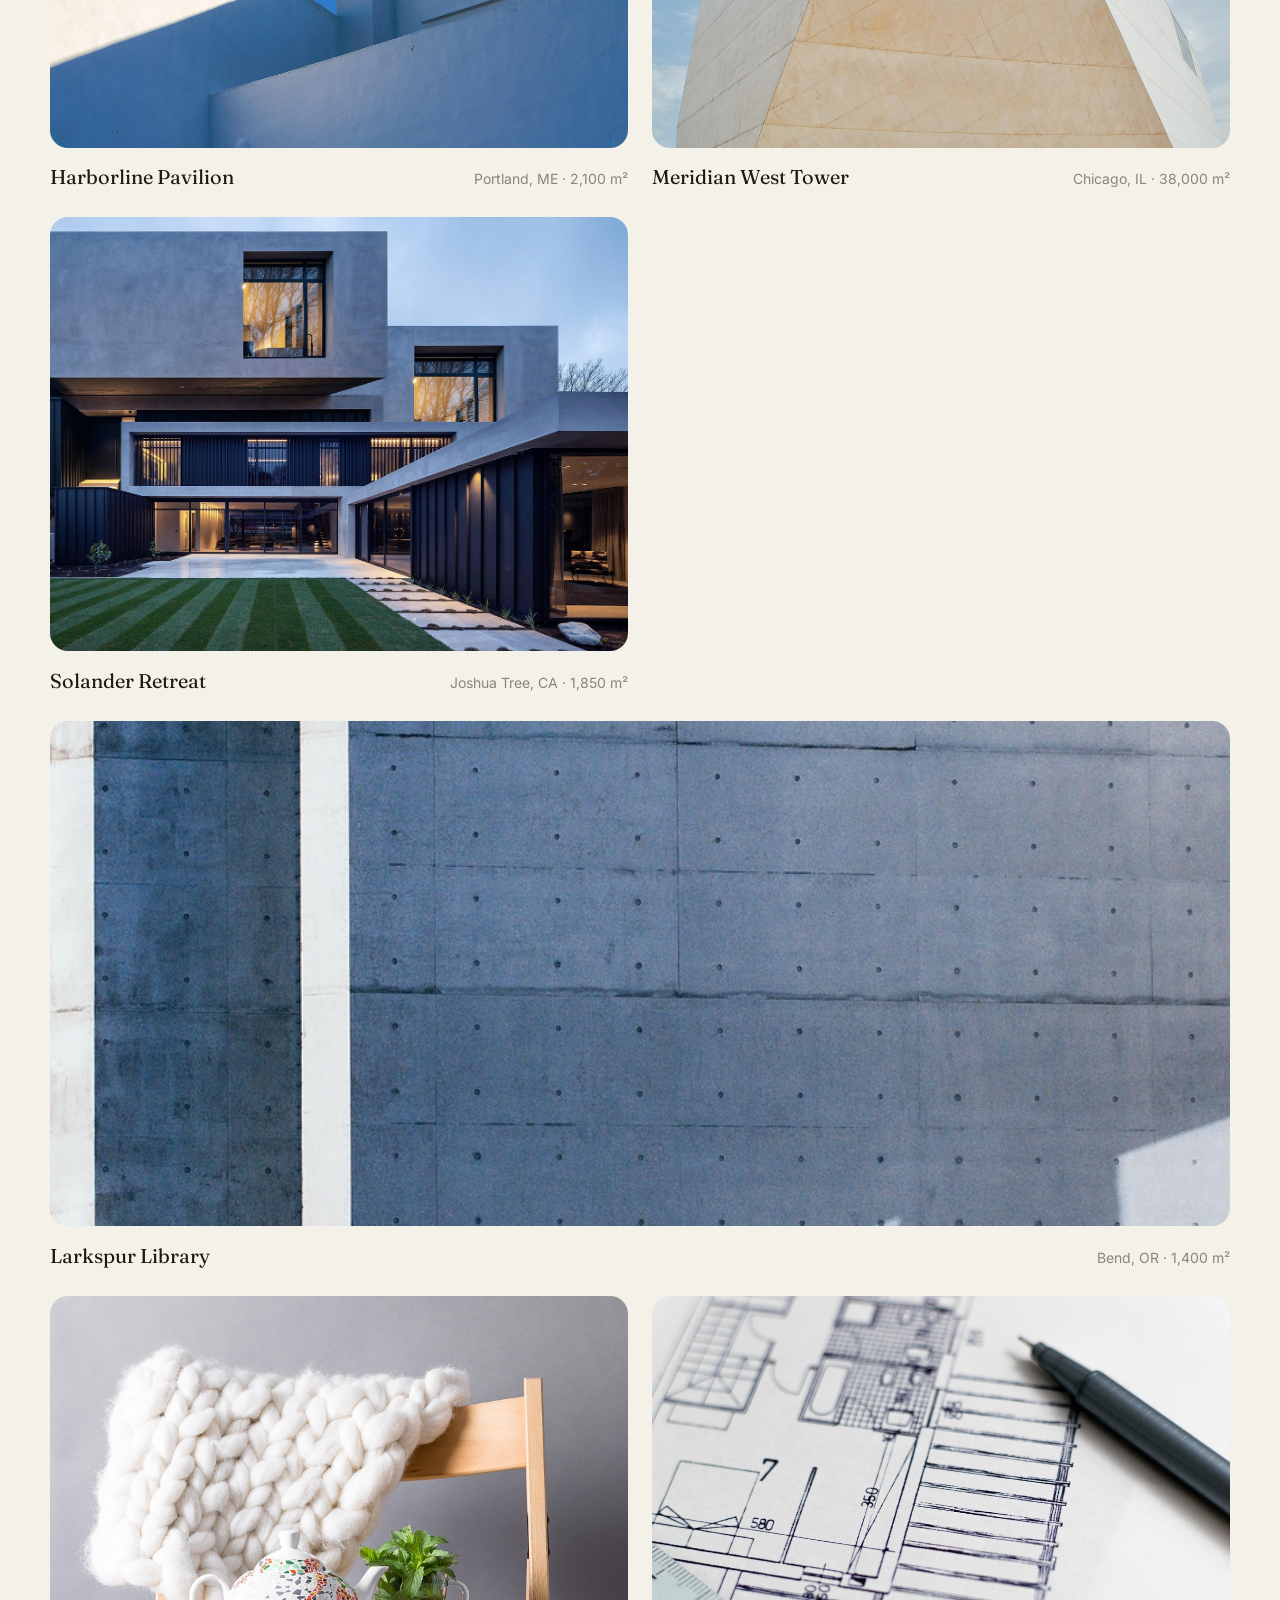
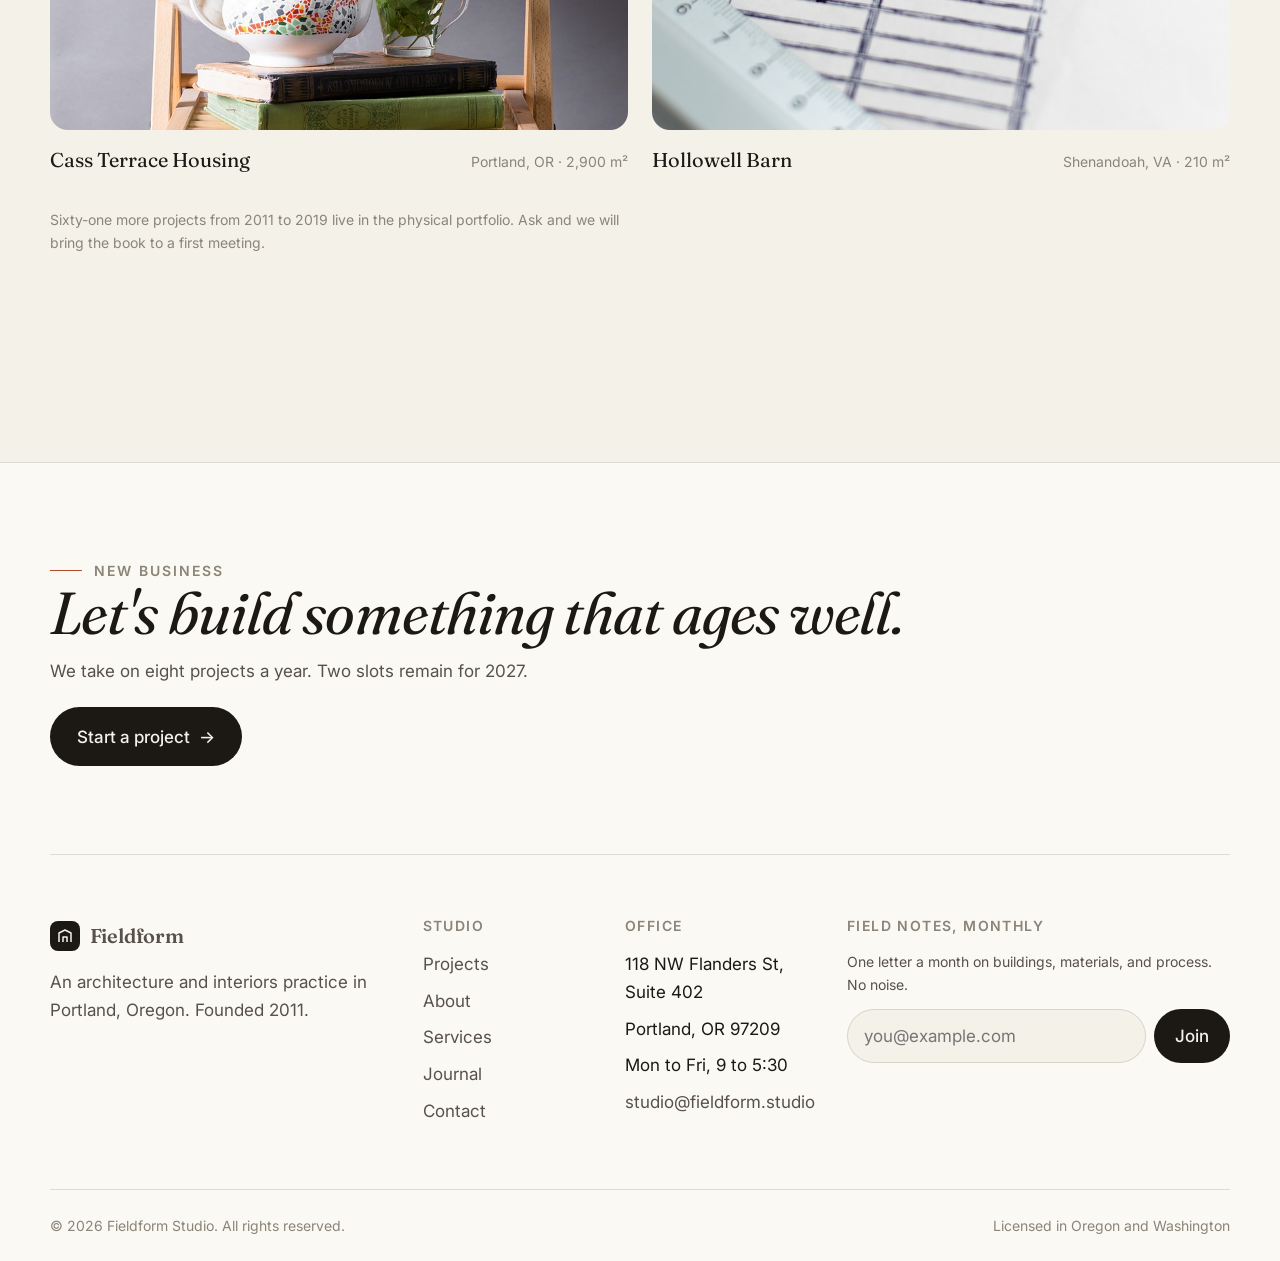
<file: projects.html>
<!DOCTYPE html>
<html lang="en" data-theme="light">
<head>
  <meta charset="utf-8">
  <meta name="viewport" content="width=device-width, initial-scale=1">
  <title>Projects | Fieldform</title>
  <meta name="description" content="Selected projects by Fieldform Studio: residences, cultural buildings, workplaces, and hospitality across the Western and Northeast US.">
  <meta property="og:type" content="website">
  <meta property="og:title" content="Projects | Fieldform">
  <meta property="og:description" content="Residences, cultural buildings, workplaces, and hospitality by Fieldform Studio.">
  <link rel="preconnect" href="https://fonts.googleapis.com">
  <link rel="preconnect" href="https://fonts.gstatic.com" crossorigin>
  <link href="https://fonts.googleapis.com/css2?family=Fraunces:ital,opsz,wght@0,9..144,300..650;1,9..144,300..650&family=Inter:wght@400;500;600&display=swap" rel="stylesheet">
  <link rel="stylesheet" href="css/main.css">
  <link rel="icon" href="data:image/svg+xml,%3Csvg xmlns='http://www.w3.org/2000/svg' viewBox='0 0 32 32'%3E%3Crect width='32' height='32' rx='8' fill='%231C1915'/%3E%3Cpath d='M8 24V13l8-5 8 5v11' fill='none' stroke='%23F4F1E9' stroke-width='2.4'/%3E%3C/svg%3E">
  <script>
    (function () {
      try {
        var saved = localStorage.getItem("fieldform-theme");
        var dark = saved ? saved === "dark" : window.matchMedia("(prefers-color-scheme: dark)").matches;
        document.documentElement.setAttribute("data-theme", dark ? "dark" : "light");
      } catch (e) {}
    })();
  </script>
</head>
<body>
  <a class="skip-link" href="#main">Skip to content</a>
  <div class="progress-bar" aria-hidden="true"><span></span></div>

  <header class="site-head">
    <div class="wrap head-in">
      <a class="brand" href="index.html" aria-label="Fieldform Studio, home">
        <span class="brand-mark" aria-hidden="true">
          <svg viewBox="0 0 16 16" fill="none" stroke="currentColor" stroke-width="1.5" stroke-linejoin="round"><path d="M2 14V5l6-3 6 3v9"/><path d="M6 14V9h4v5"/></svg>
        </span>
        Fieldform
      </a>
      <nav class="nav" id="site-nav" aria-label="Primary">
        <ul>
          <li><a href="index.html">Home</a></li>
          <li><a href="projects.html" aria-current="page">Projects</a></li>
          <li><a href="studio.html">Studio</a></li>
          <li><a href="services.html">Services</a></li>
          <li><a href="journal.html">Journal</a></li>
        </ul>
      </nav>
      <div class="head-actions">
        <button class="icon-btn theme-toggle" type="button" aria-pressed="false" aria-label="Switch theme">
          <svg class="icon-sun" width="17" height="17" viewBox="0 0 24 24" fill="none" stroke="currentColor" stroke-width="1.6" stroke-linecap="round"><circle cx="12" cy="12" r="4.2"/><path d="M12 2.5v2.4M12 19.1v2.4M2.5 12h2.4M19.1 12h2.4M5 5l1.7 1.7M17.3 17.3L19 19M19 5l-1.7 1.7M6.7 17.3L5 19"/></svg>
          <svg class="icon-moon" width="16" height="16" viewBox="0 0 24 24" fill="none" stroke="currentColor" stroke-width="1.6" stroke-linejoin="round"><path d="M20.5 14.5A8.5 8.5 0 0 1 9.5 3.5a8.5 8.5 0 1 0 11 11z"/></svg>
        </button>
        <a class="btn btn-line head-cta" href="contact.html">Start a project</a>
        <button class="icon-btn burger" type="button" aria-expanded="false" aria-controls="site-nav" aria-label="Open menu"><span></span><span></span><span></span></button>
      </div>
    </div>
  </header>

  <main id="main">
    <section class="page-hero">
      <div class="wrap">
        <span class="eyebrow" data-reveal>Projects</span>
        <h1 data-reveal style="--d:120ms">Eighty-seven buildings, shown eight at a time.</h1>
        <p class="lede" data-reveal style="--d:240ms">
          A cross-section of the practice: homes we would live in, cultural
          rooms a town can own, and workplaces people do not grumble about
          on Monday. Filter by what you are planning.
        </p>
      </div>
    </section>

    <section class="section">
      <div class="wrap">
        <div class="filter-bar" role="group" aria-label="Filter projects by type" data-reveal>
          <button class="filter-btn" data-filter="all" aria-pressed="true">All</button>
          <button class="filter-btn" data-filter="residential" aria-pressed="false">Residential</button>
          <button class="filter-btn" data-filter="cultural" aria-pressed="false">Cultural</button>
          <button class="filter-btn" data-filter="workplace" aria-pressed="false">Workplace</button>
          <button class="filter-btn" data-filter="hospitality" aria-pressed="false">Hospitality</button>
          <button class="filter-btn" data-filter="civic" aria-pressed="false">Civic</button>
        </div>

        <div class="work-grid" style="margin-top:var(--sp-4)" data-reveal-group>
          <a class="work-card wide" href="project-ashgrove.html" data-cat="residential" data-reveal>
            <div class="work-media">
              <img src="assets/img/ashgrove-hero.jpg" alt="Cantilevered concrete residence at dusk, lit from within" loading="lazy">
              <div class="work-info">
                <div>
                  <h3>Ashgrove House</h3>
                  <p>A family house that argues for restraint</p>
                </div>
                <span class="chip">2025</span>
              </div>
            </div>
            <div class="work-meta">
              <span class="title">Ashgrove House</span>
              <span>Hudson Valley, NY &middot; 340 m&sup2;</span>
            </div>
          </a>

          <a class="work-card" href="project-harborline.html" data-cat="cultural" data-reveal>
            <div class="work-media">
              <img src="assets/img/white-court.jpg" alt="White rendered pavilion volumes against a deep blue sky" loading="lazy">
              <div class="work-info">
                <div>
                  <h3>Harborline Pavilion</h3>
                  <p>Waterfront hall for a working harbor</p>
                </div>
                <span class="chip">2024</span>
              </div>
            </div>
            <div class="work-meta">
              <span class="title">Harborline Pavilion</span>
              <span>Portland, ME &middot; 2,100 m&sup2;</span>
            </div>
          </a>

          <div class="work-card" data-cat="workplace" data-reveal>
            <div class="work-media">
              <img src="assets/img/tower.jpg" alt="Concrete and glass office tower seen from below against clouds" loading="lazy">
              <div class="work-info">
                <div>
                  <h3>Meridian West Tower</h3>
                  <p>Workplace with a public ground floor</p>
                </div>
                <span class="chip">2023</span>
              </div>
            </div>
            <div class="work-meta">
              <span class="title">Meridian West Tower</span>
              <span>Chicago, IL &middot; 38,000 m&sup2;</span>
            </div>
          </div>

          <div class="work-card" data-cat="hospitality" data-reveal>
            <div class="work-media">
              <img src="assets/img/villa-dusk.jpg" alt="Low-slung resort villa at dusk with a stone path through the lawn" loading="lazy">
              <div class="work-info">
                <div>
                  <h3>Solander Retreat</h3>
                  <p>Twelve mass-timber guest houses</p>
                </div>
                <span class="chip">2024</span>
              </div>
            </div>
            <div class="work-meta">
              <span class="title">Solander Retreat</span>
              <span>Joshua Tree, CA &middot; 1,850 m&sup2;</span>
            </div>
          </div>

          <div class="work-card wide" data-cat="civic" data-reveal>
            <div class="work-media">
              <img src="assets/img/wall-walk.jpg" alt="A visitor walking along a vast board-formed concrete wall" loading="lazy">
              <div class="work-info">
                <div>
                  <h3>Larkspur Library</h3>
                  <p>A reading room the town treats like a living room</p>
                </div>
                <span class="chip">2021</span>
              </div>
            </div>
            <div class="work-meta">
              <span class="title">Larkspur Library</span>
              <span>Bend, OR &middot; 1,400 m&sup2;</span>
            </div>
          </div>

          <div class="work-card" data-cat="residential" data-reveal>
            <div class="work-media">
              <img src="assets/img/interior-still.jpg" alt="A quiet reading corner with wooden chair and wool throw" loading="lazy">
              <div class="work-info">
                <div>
                  <h3>Cass Terrace</h3>
                  <p>Twenty-four infill homes, shared gardens</p>
                </div>
                <span class="chip">2023</span>
              </div>
            </div>
            <div class="work-meta">
              <span class="title">Cass Terrace Housing</span>
              <span>Portland, OR &middot; 2,900 m&sup2;</span>
            </div>
          </div>

          <div class="work-card" data-cat="residential" data-reveal>
            <div class="work-media">
              <img src="assets/img/drawing.jpg" alt="Hand-drawn floor plan with scale ruler" loading="lazy">
              <div class="work-info">
                <div>
                  <h3>Hollowell Barn</h3>
                  <p>A working barn, a writing room above it</p>
                </div>
                <span class="chip">2020</span>
              </div>
            </div>
            <div class="work-meta">
              <span class="title">Hollowell Barn</span>
              <span>Shenandoah, VA &middot; 210 m&sup2;</span>
            </div>
          </div>
        </div>

        <div class="empty-note">
          <p>Nothing in this category yet. We publish new work as photography
          lands, usually within a season of completion.</p>
        </div>

        <p class="small faint" style="margin-top:var(--sp-4)" data-reveal>
          Sixty-one more projects from 2011 to 2019 live in the physical
          portfolio. Ask and we will bring the book to a first meeting.
        </p>
      </div>
    </section>
  </main>

  <footer class="site-foot">
    <div class="wrap">
      <div class="foot-cta" data-reveal>
        <span class="eyebrow">New business</span>
        <h2 class="serif-italic" style="font-size:var(--step-4)">Let's build something that ages well.</h2>
        <p class="muted" style="margin:.8rem 0 1.4rem">We take on eight projects a year. Two slots remain for 2027.</p>
        <a class="btn btn-solid" href="contact.html">Start a project <span class="arrow">&#8594;</span></a>
      </div>
      <div class="foot-grid">
        <div class="foot-col foot-brand">
          <a class="brand" href="index.html">
            <span class="brand-mark" aria-hidden="true">
              <svg viewBox="0 0 16 16" fill="none" stroke="currentColor" stroke-width="1.5" stroke-linejoin="round"><path d="M2 14V5l6-3 6 3v9"/><path d="M6 14V9h4v5"/></svg>
            </span>
            Fieldform
          </a>
          <p>An architecture and interiors practice in Portland, Oregon. Founded 2011.</p>
        </div>
        <div class="foot-col">
          <h4>Studio</h4>
          <ul>
            <li><a href="projects.html">Projects</a></li>
            <li><a href="studio.html">About</a></li>
            <li><a href="services.html">Services</a></li>
            <li><a href="journal.html">Journal</a></li>
            <li><a href="contact.html">Contact</a></li>
          </ul>
        </div>
        <div class="foot-col">
          <h4>Office</h4>
          <ul>
            <li>118 NW Flanders St, Suite 402</li>
            <li>Portland, OR 97209</li>
            <li>Mon to Fri, 9 to 5:30</li>
            <li><a href="mailto:studio@fieldform.studio">studio@fieldform.studio</a></li>
          </ul>
        </div>
        <div class="foot-col">
          <h4>Field Notes, monthly</h4>
          <p class="small muted" style="margin-bottom:.8rem">One letter a month on buildings, materials, and process. No noise.</p>
          <form data-newsletter aria-label="Newsletter signup">
            <div class="newsletter">
              <input type="email" name="email" placeholder="you@example.com" aria-label="Email address" required>
              <button class="btn btn-solid" type="submit">Join</button>
            </div>
          </form>
        </div>
      </div>
      <div class="foot-legal">
        <span>&copy; <span data-year>2026</span> Fieldform Studio. All rights reserved.</span>
        <span>Licensed in Oregon and Washington</span>
      </div>
    </div>
  </footer>

  <script src="js/main.js"></script>
</body>
</html>
</file>
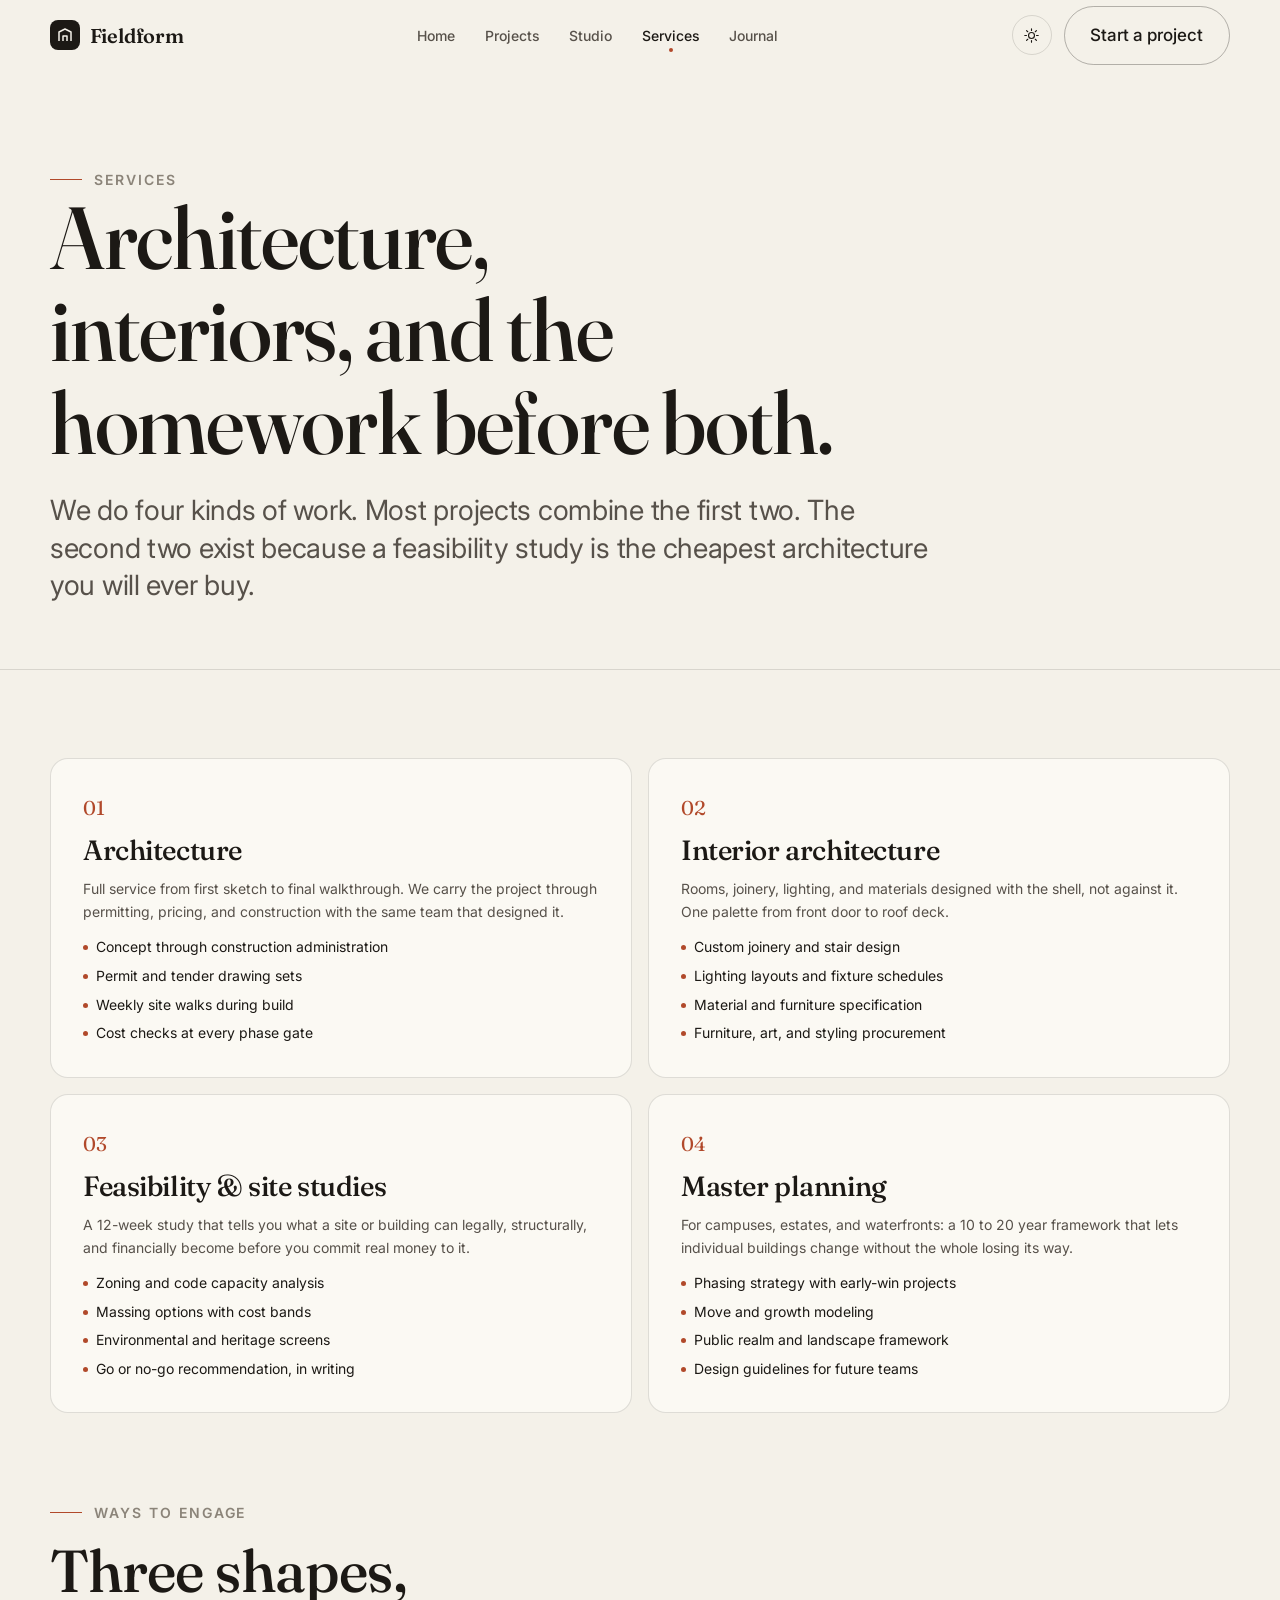
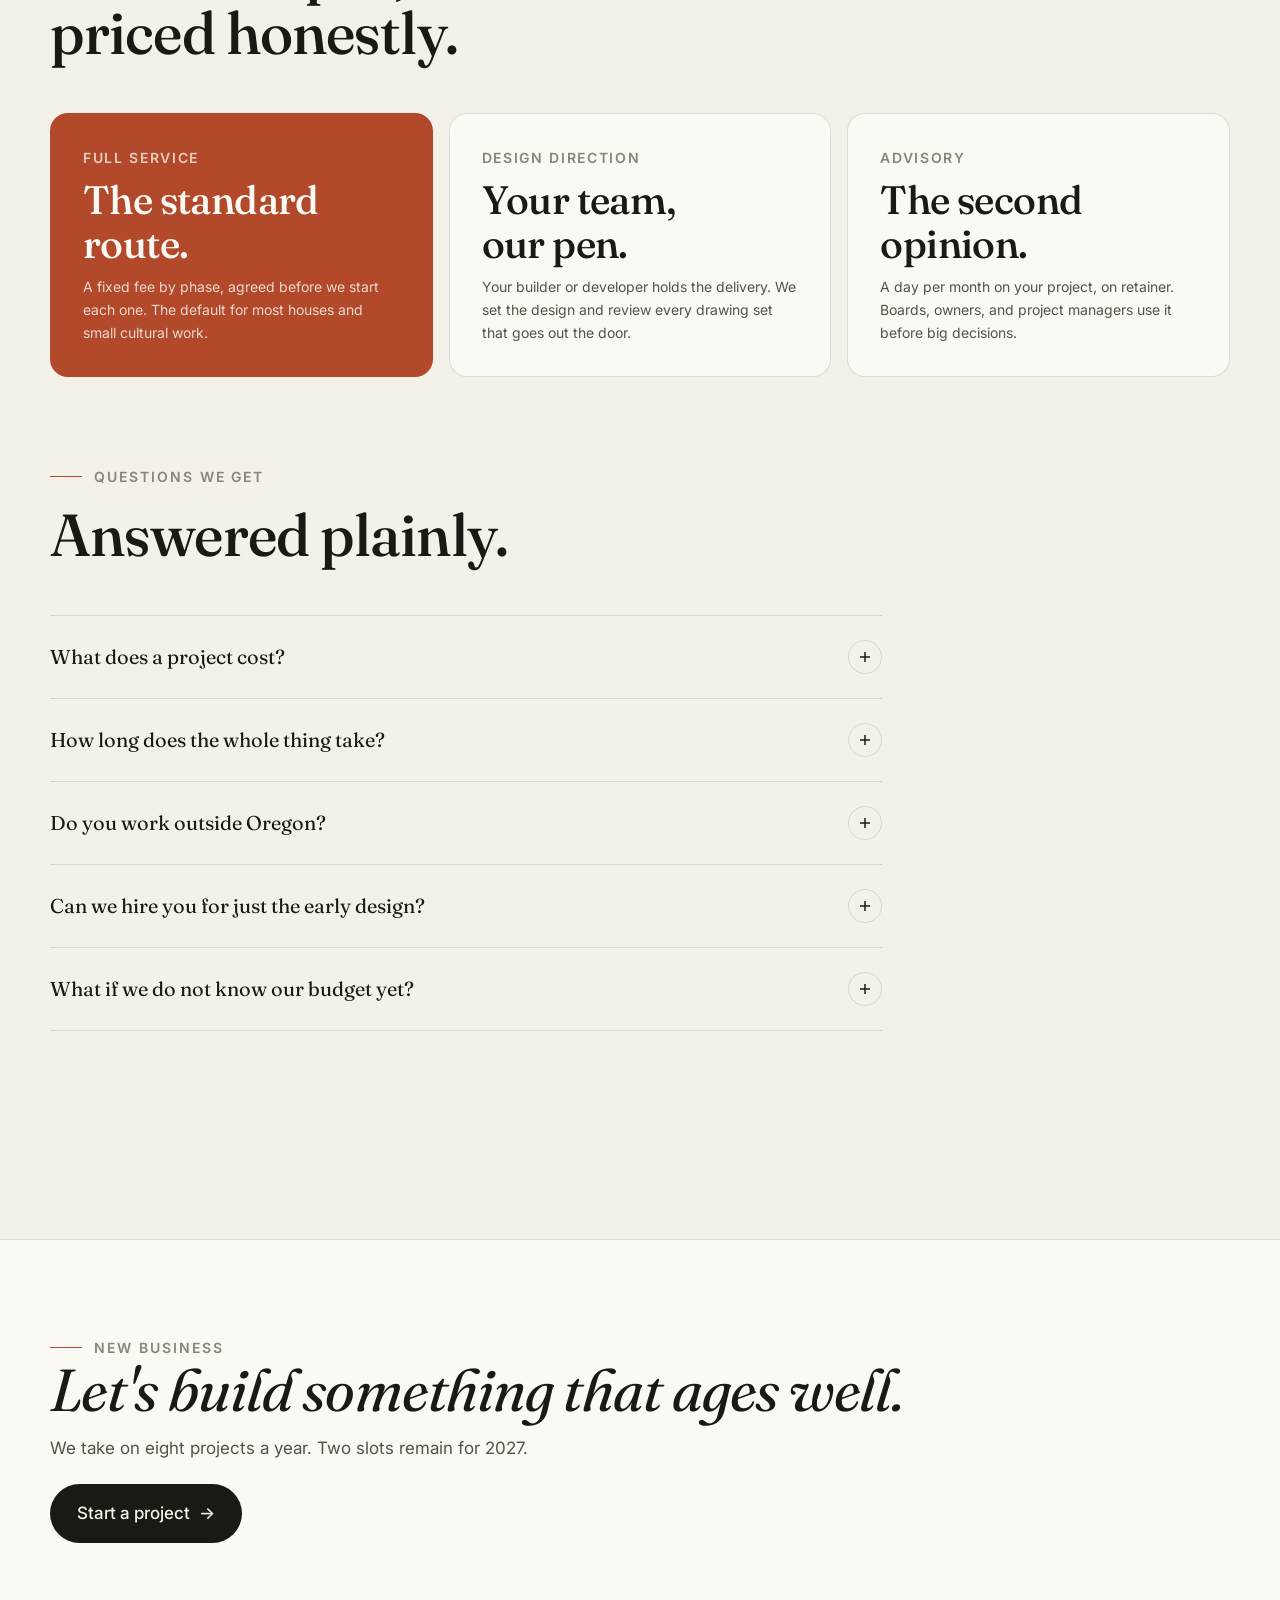
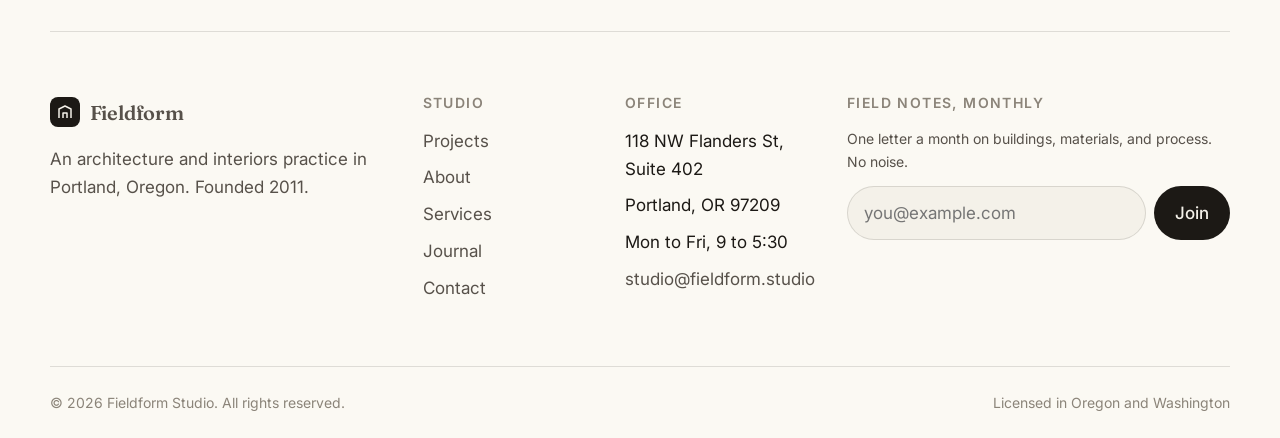
<file: services.html>
<!DOCTYPE html>
<html lang="en" data-theme="light">
<head>
  <meta charset="utf-8">
  <meta name="viewport" content="width=device-width, initial-scale=1">
  <title>Services | Fieldform</title>
  <meta name="description" content="What Fieldform Studio does: full architecture service, interior architecture, feasibility and site studies, and master planning. Clear phases, weekly cost checks.">
  <meta property="og:type" content="website">
  <meta property="og:title" content="Services | Fieldform">
  <meta property="og:description" content="Full architecture service, interiors, feasibility studies, and master planning.">
  <link rel="preconnect" href="https://fonts.googleapis.com">
  <link rel="preconnect" href="https://fonts.gstatic.com" crossorigin>
  <link href="https://fonts.googleapis.com/css2?family=Fraunces:ital,opsz,wght@0,9..144,300..650;1,9..144,300..650&family=Inter:wght@400;500;600&display=swap" rel="stylesheet">
  <link rel="stylesheet" href="css/main.css">
  <link rel="icon" href="data:image/svg+xml,%3Csvg xmlns='http://www.w3.org/2000/svg' viewBox='0 0 32 32'%3E%3Crect width='32' height='32' rx='8' fill='%231C1915'/%3E%3Cpath d='M8 24V13l8-5 8 5v11' fill='none' stroke='%23F4F1E9' stroke-width='2.4'/%3E%3C/svg%3E">
  <script>
    (function () {
      try {
        var saved = localStorage.getItem("fieldform-theme");
        var dark = saved ? saved === "dark" : window.matchMedia("(prefers-color-scheme: dark)").matches;
        document.documentElement.setAttribute("data-theme", dark ? "dark" : "light");
      } catch (e) {}
    })();
  </script>
</head>
<body>
  <a class="skip-link" href="#main">Skip to content</a>
  <div class="progress-bar" aria-hidden="true"><span></span></div>

  <header class="site-head">
    <div class="wrap head-in">
      <a class="brand" href="index.html" aria-label="Fieldform Studio, home">
        <span class="brand-mark" aria-hidden="true">
          <svg viewBox="0 0 16 16" fill="none" stroke="currentColor" stroke-width="1.5" stroke-linejoin="round"><path d="M2 14V5l6-3 6 3v9"/><path d="M6 14V9h4v5"/></svg>
        </span>
        Fieldform
      </a>
      <nav class="nav" id="site-nav" aria-label="Primary">
        <ul>
          <li><a href="index.html">Home</a></li>
          <li><a href="projects.html">Projects</a></li>
          <li><a href="studio.html">Studio</a></li>
          <li><a href="services.html" aria-current="page">Services</a></li>
          <li><a href="journal.html">Journal</a></li>
        </ul>
      </nav>
      <div class="head-actions">
        <button class="icon-btn theme-toggle" type="button" aria-pressed="false" aria-label="Switch theme">
          <svg class="icon-sun" width="17" height="17" viewBox="0 0 24 24" fill="none" stroke="currentColor" stroke-width="1.6" stroke-linecap="round"><circle cx="12" cy="12" r="4.2"/><path d="M12 2.5v2.4M12 19.1v2.4M2.5 12h2.4M19.1 12h2.4M5 5l1.7 1.7M17.3 17.3L19 19M19 5l-1.7 1.7M6.7 17.3L5 19"/></svg>
          <svg class="icon-moon" width="16" height="16" viewBox="0 0 24 24" fill="none" stroke="currentColor" stroke-width="1.6" stroke-linejoin="round"><path d="M20.5 14.5A8.5 8.5 0 0 1 9.5 3.5a8.5 8.5 0 1 0 11 11z"/></svg>
        </button>
        <a class="btn btn-line head-cta" href="contact.html">Start a project</a>
        <button class="icon-btn burger" type="button" aria-expanded="false" aria-controls="site-nav" aria-label="Open menu"><span></span><span></span><span></span></button>
      </div>
    </div>
  </header>

  <main id="main">
    <section class="page-hero">
      <div class="wrap">
        <span class="eyebrow" data-reveal>Services</span>
        <h1 data-reveal style="--d:120ms">Architecture, interiors, and the homework before both.</h1>
        <p class="lede" data-reveal style="--d:240ms">
          We do four kinds of work. Most projects combine the first two. The
          second two exist because a feasibility study is the cheapest
          architecture you will ever buy.
        </p>
      </div>
    </section>

    <!-- ================================================================
         SERVICE CARDS
         ================================================================ -->
    <section class="section">
      <div class="wrap">
        <div class="svc" data-reveal-group>
          <article class="svc-card" data-reveal>
            <span class="num-badge">01</span>
            <h3>Architecture</h3>
            <p>Full service from first sketch to final walkthrough. We carry the
            project through permitting, pricing, and construction with the same
            team that designed it.</p>
            <ul>
              <li>Concept through construction administration</li>
              <li>Permit and tender drawing sets</li>
              <li>Weekly site walks during build</li>
              <li>Cost checks at every phase gate</li>
            </ul>
          </article>
          <article class="svc-card" data-reveal>
            <span class="num-badge">02</span>
            <h3>Interior architecture</h3>
            <p>Rooms, joinery, lighting, and materials designed with the shell,
            not against it. One palette from front door to roof deck.</p>
            <ul>
              <li>Custom joinery and stair design</li>
              <li>Lighting layouts and fixture schedules</li>
              <li>Material and furniture specification</li>
              <li>Furniture, art, and styling procurement</li>
            </ul>
          </article>
          <article class="svc-card" data-reveal>
            <span class="num-badge">03</span>
            <h3>Feasibility &amp; site studies</h3>
            <p>A 12-week study that tells you what a site or building can
            legally, structurally, and financially become before you commit
            real money to it.</p>
            <ul>
              <li>Zoning and code capacity analysis</li>
              <li>Massing options with cost bands</li>
              <li>Environmental and heritage screens</li>
              <li>Go or no-go recommendation, in writing</li>
            </ul>
          </article>
          <article class="svc-card" data-reveal>
            <span class="num-badge">04</span>
            <h3>Master planning</h3>
            <p>For campuses, estates, and waterfronts: a 10 to 20 year framework
            that lets individual buildings change without the whole losing its
            way.</p>
            <ul>
              <li>Phasing strategy with early-win projects</li>
              <li>Move and growth modeling</li>
              <li>Public realm and landscape framework</li>
              <li>Design guidelines for future teams</li>
            </ul>
          </article>
        </div>
      </div>
    </section>

    <!-- ================================================================
         ENGAGEMENT MODELS
         ================================================================ -->
    <section class="section">
      <div class="wrap">
        <div class="sec-head" data-reveal>
          <span class="eyebrow">Ways to engage</span>
          <h2>Three shapes, priced honestly.</h2>
        </div>
        <div class="bento" data-reveal-group>
          <div class="bento-cell accent span-2" data-reveal>
            <span class="bento-k">Full service</span>
            <h3 class="bento-big">The standard route.</h3>
            <p>A fixed fee by phase, agreed before we start each one. The
            default for most houses and small cultural work.</p>
          </div>
          <div class="bento-cell span-2" data-reveal>
            <span class="bento-k">Design direction</span>
            <h3 class="bento-big">Your team, our pen.</h3>
            <p>Your builder or developer holds the delivery. We set the design
            and review every drawing set that goes out the door.</p>
          </div>
          <div class="bento-cell span-2" data-reveal>
            <span class="bento-k">Advisory</span>
            <h3 class="bento-big">The second opinion.</h3>
            <p>A day per month on your project, on retainer. Boards, owners,
            and project managers use it before big decisions.</p>
          </div>
        </div>
      </div>
    </section>

    <!-- ================================================================
         FAQ
         ================================================================ -->
    <section class="section">
      <div class="wrap">
        <div class="sec-head" data-reveal>
          <span class="eyebrow">Questions we get</span>
          <h2>Answered plainly.</h2>
        </div>
        <div class="acc" style="max-width:52rem" data-reveal>
          <div class="acc-item">
            <button class="acc-q" aria-expanded="false">What does a project cost?
              <span class="ind" aria-hidden="true">
                <svg width="14" height="14" viewBox="0 0 14 14" fill="none" stroke="currentColor" stroke-width="1.5"><path d="M7 2v10M2 7h10"/></svg>
              </span>
            </button>
            <div class="acc-a"><div><p>Two numbers, kept separate. Our fee for a
              full-service house typically lands between 8 and 12 percent of
              construction cost. Construction itself currently runs $2,800 to
              $4,500 per square meter for the standard of work we put our name
              on. We will not know your number until the sketch phase, and we
              will tell you so at the first meeting.</p></div></div>
          </div>
          <div class="acc-item">
            <button class="acc-q" aria-expanded="false">How long does the whole thing take?
              <span class="ind" aria-hidden="true">
                <svg width="14" height="14" viewBox="0 0 14 14" fill="none" stroke="currentColor" stroke-width="1.5"><path d="M7 2v10M2 7h10"/></svg>
              </span>
            </button>
            <div class="acc-a"><div><p>A house: design 4 to 6 months, permits 2
              to 4, construction 10 to 14. A cultural building: two to three
              years end to end. Anyone promising faster is planning to
              discover the delay in your change orders.</p></div></div>
          </div>
          <div class="acc-item">
            <button class="acc-q" aria-expanded="false">Do you work outside Oregon?
              <span class="ind" aria-hidden="true">
                <svg width="14" height="14" viewBox="0 0 14 14" fill="none" stroke="currentColor" stroke-width="1.5"><path d="M7 2v10M2 7h10"/></svg>
              </span>
            </button>
            <div class="acc-a"><div><p>We are licensed in Oregon and Washington,
              and partner with local architects elsewhere. Ashgrove House and
              the Hudson Valley bench prove the model travels. Travel costs are
              priced into the fee, never discovered later.</p></div></div>
          </div>
          <div class="acc-item">
            <button class="acc-q" aria-expanded="false">Can we hire you for just the early design?
              <span class="ind" aria-hidden="true">
                <svg width="14" height="14" viewBox="0 0 14 14" fill="none" stroke="currentColor" stroke-width="1.5"><path d="M7 2v10M2 7h10"/></svg>
              </span>
            </button>
            <div class="acc-a"><div><p>Yes, that is the design direction model.
              One honest caveat: projects where a different team carries the
              drawings lose detail quality, so we price a review retainer to
              protect the work. Most clients take it.</p></div></div>
          </div>
          <div class="acc-item">
            <button class="acc-q" aria-expanded="false">What if we do not know our budget yet?
              <span class="ind" aria-hidden="true">
                <svg width="14" height="14" viewBox="0 0 14 14" fill="none" stroke="currentColor" stroke-width="1.5"><path d="M7 2v10M2 7h10"/></svg>
              </span>
            </button>
            <div class="acc-a"><div><p>That is what the feasibility study is
              for. Twelve weeks, one number you can take to a lender, and no
              obligation to continue with us afterward. We say that last part
              in the contract, not just on the phone.</p></div></div>
          </div>
        </div>
      </div>
    </section>
  </main>

  <footer class="site-foot">
    <div class="wrap">
      <div class="foot-cta" data-reveal>
        <span class="eyebrow">New business</span>
        <h2 class="serif-italic" style="font-size:var(--step-4)">Let's build something that ages well.</h2>
        <p class="muted" style="margin:.8rem 0 1.4rem">We take on eight projects a year. Two slots remain for 2027.</p>
        <a class="btn btn-solid" href="contact.html">Start a project <span class="arrow">&#8594;</span></a>
      </div>
      <div class="foot-grid">
        <div class="foot-col foot-brand">
          <a class="brand" href="index.html">
            <span class="brand-mark" aria-hidden="true">
              <svg viewBox="0 0 16 16" fill="none" stroke="currentColor" stroke-width="1.5" stroke-linejoin="round"><path d="M2 14V5l6-3 6 3v9"/><path d="M6 14V9h4v5"/></svg>
            </span>
            Fieldform
          </a>
          <p>An architecture and interiors practice in Portland, Oregon. Founded 2011.</p>
        </div>
        <div class="foot-col">
          <h4>Studio</h4>
          <ul>
            <li><a href="projects.html">Projects</a></li>
            <li><a href="studio.html">About</a></li>
            <li><a href="services.html">Services</a></li>
            <li><a href="journal.html">Journal</a></li>
            <li><a href="contact.html">Contact</a></li>
          </ul>
        </div>
        <div class="foot-col">
          <h4>Office</h4>
          <ul>
            <li>118 NW Flanders St, Suite 402</li>
            <li>Portland, OR 97209</li>
            <li>Mon to Fri, 9 to 5:30</li>
            <li><a href="mailto:studio@fieldform.studio">studio@fieldform.studio</a></li>
          </ul>
        </div>
        <div class="foot-col">
          <h4>Field Notes, monthly</h4>
          <p class="small muted" style="margin-bottom:.8rem">One letter a month on buildings, materials, and process. No noise.</p>
          <form data-newsletter aria-label="Newsletter signup">
            <div class="newsletter">
              <input type="email" name="email" placeholder="you@example.com" aria-label="Email address" required>
              <button class="btn btn-solid" type="submit">Join</button>
            </div>
          </form>
        </div>
      </div>
      <div class="foot-legal">
        <span>&copy; <span data-year>2026</span> Fieldform Studio. All rights reserved.</span>
        <span>Licensed in Oregon and Washington</span>
      </div>
    </div>
  </footer>

  <script src="js/main.js"></script>
</body>
</html>
</file>
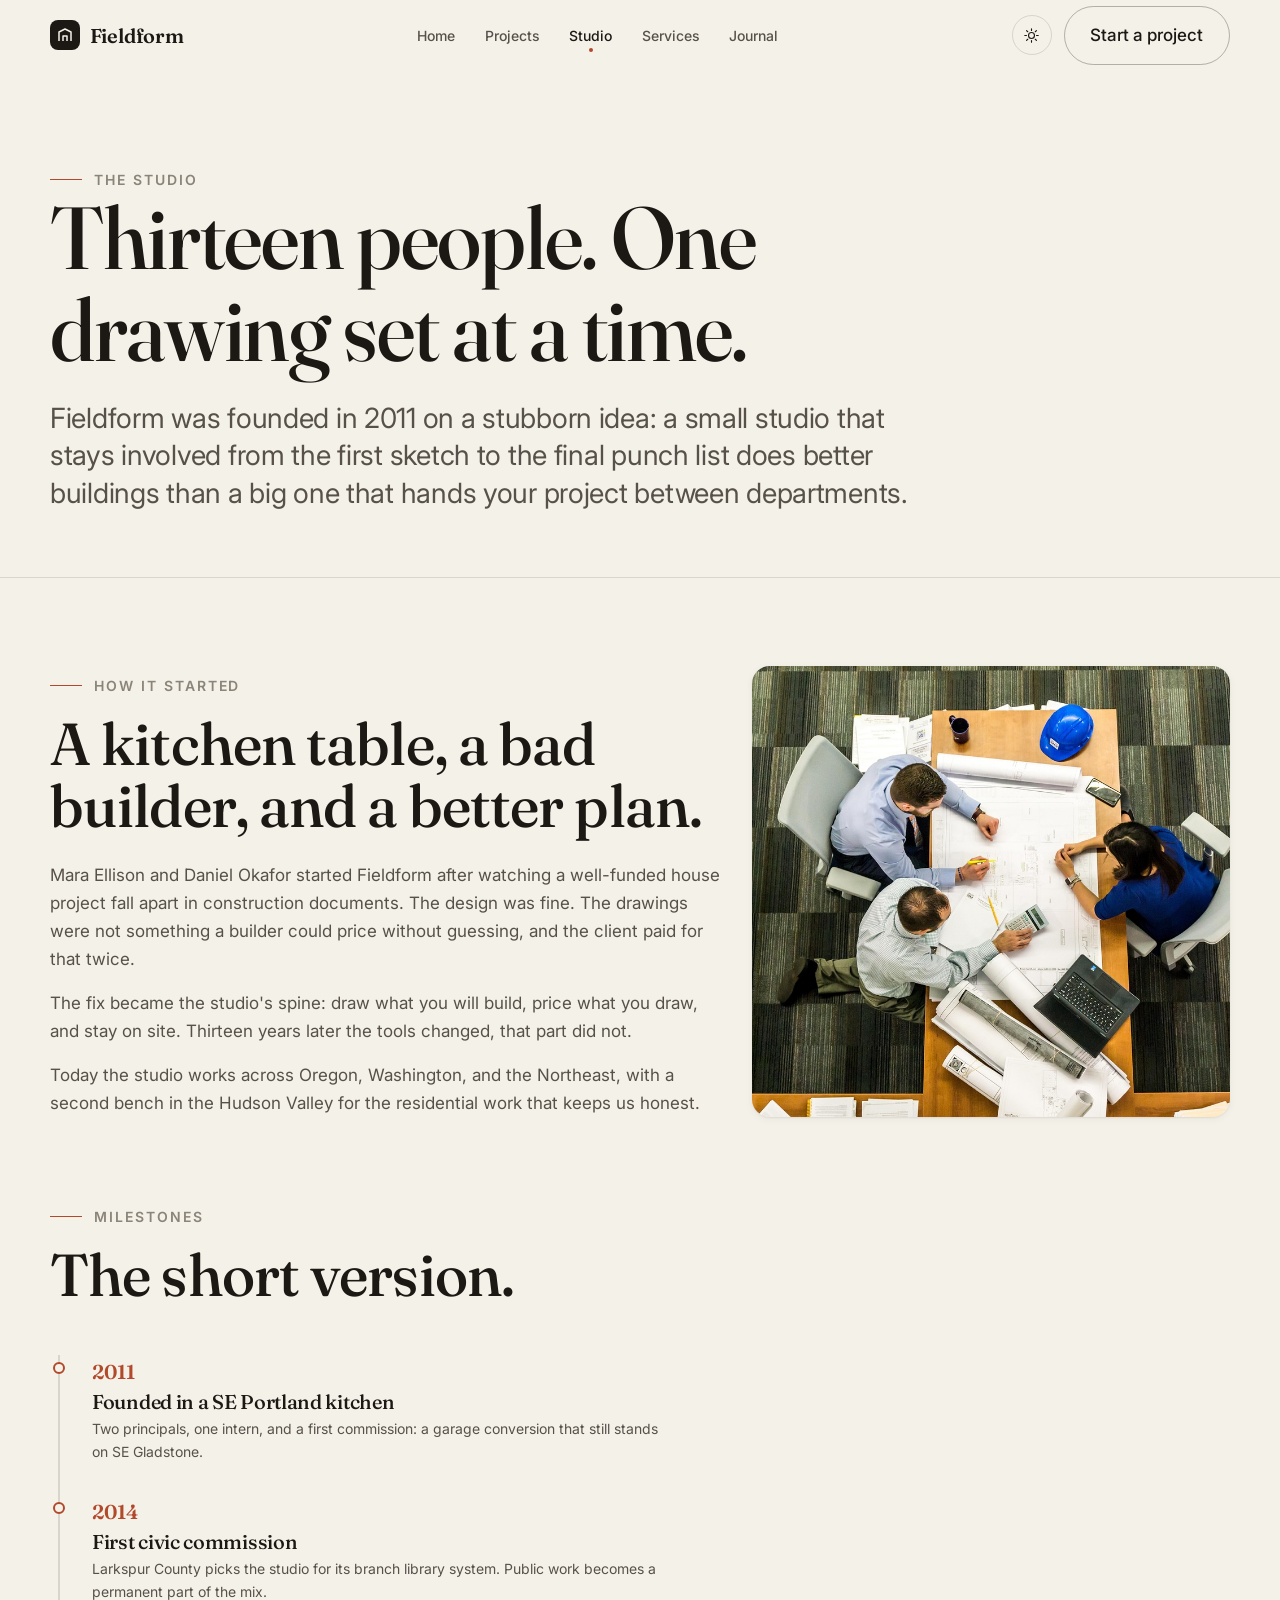
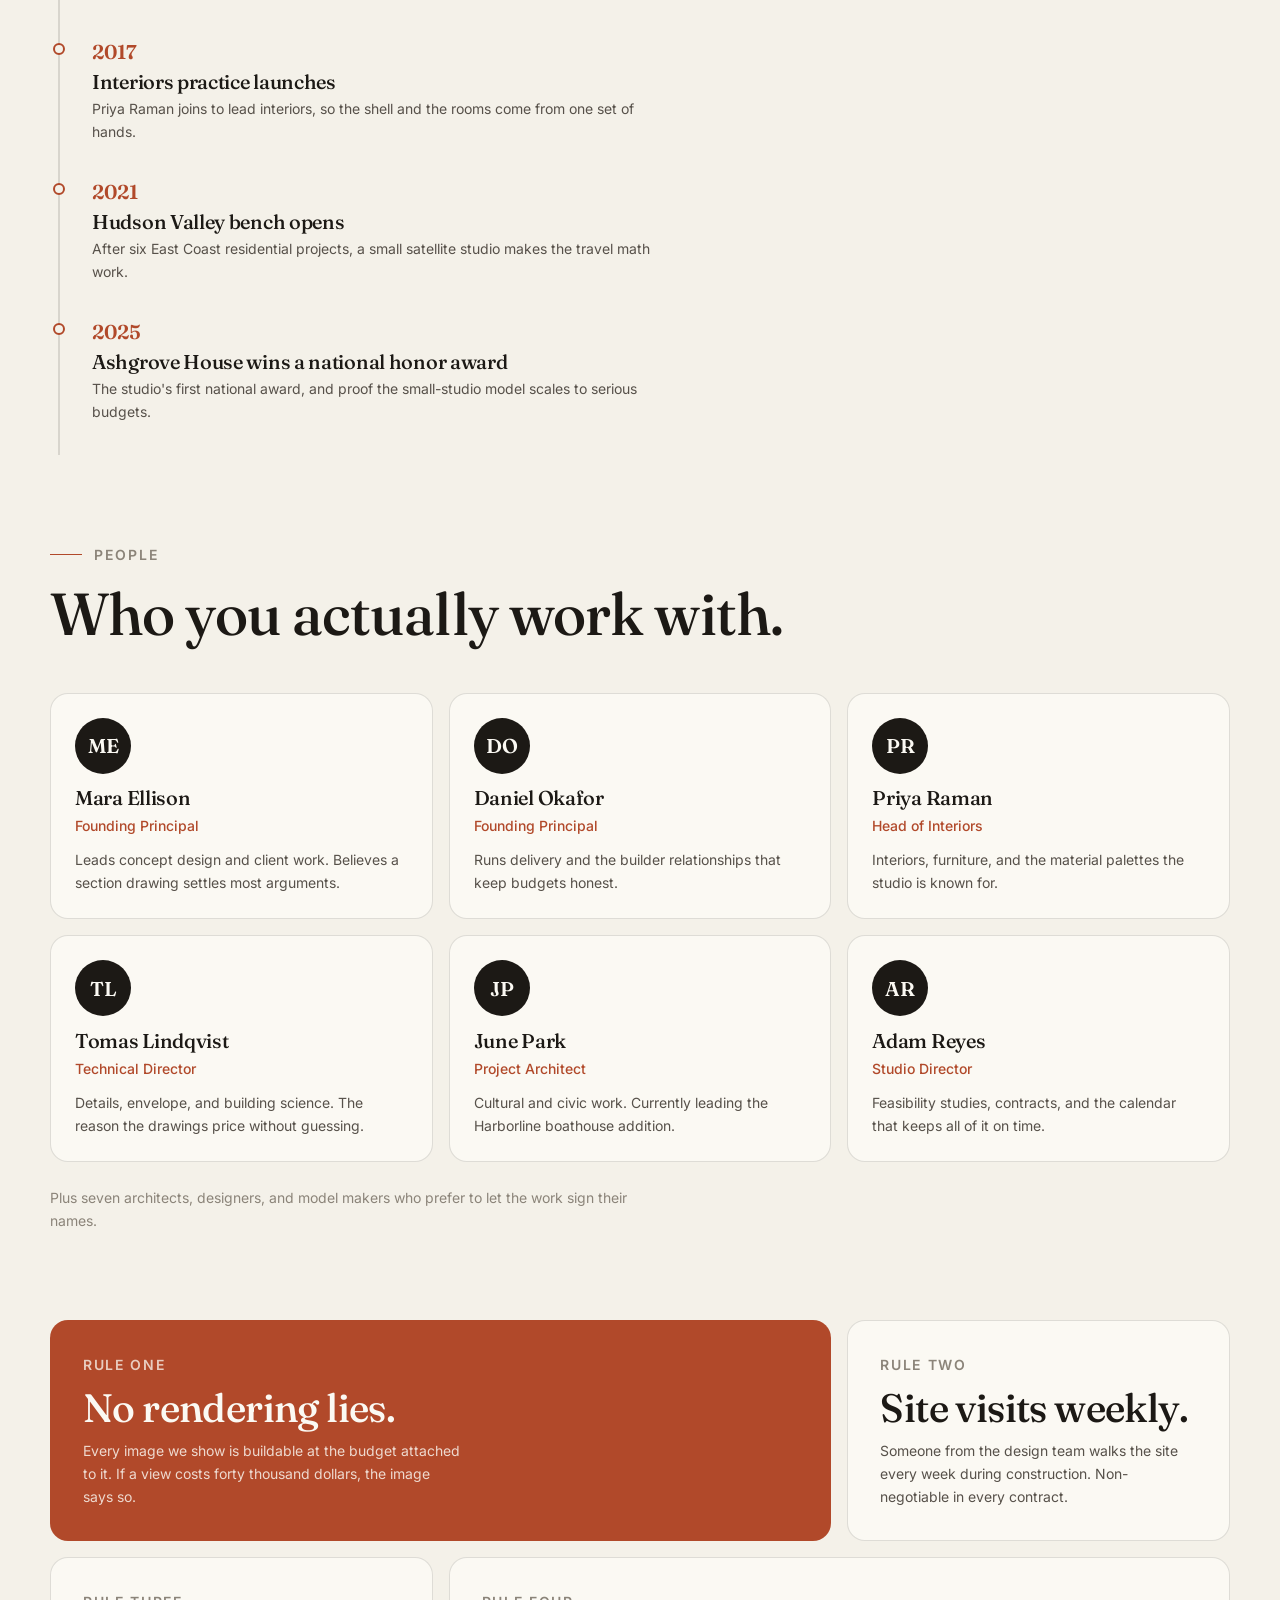
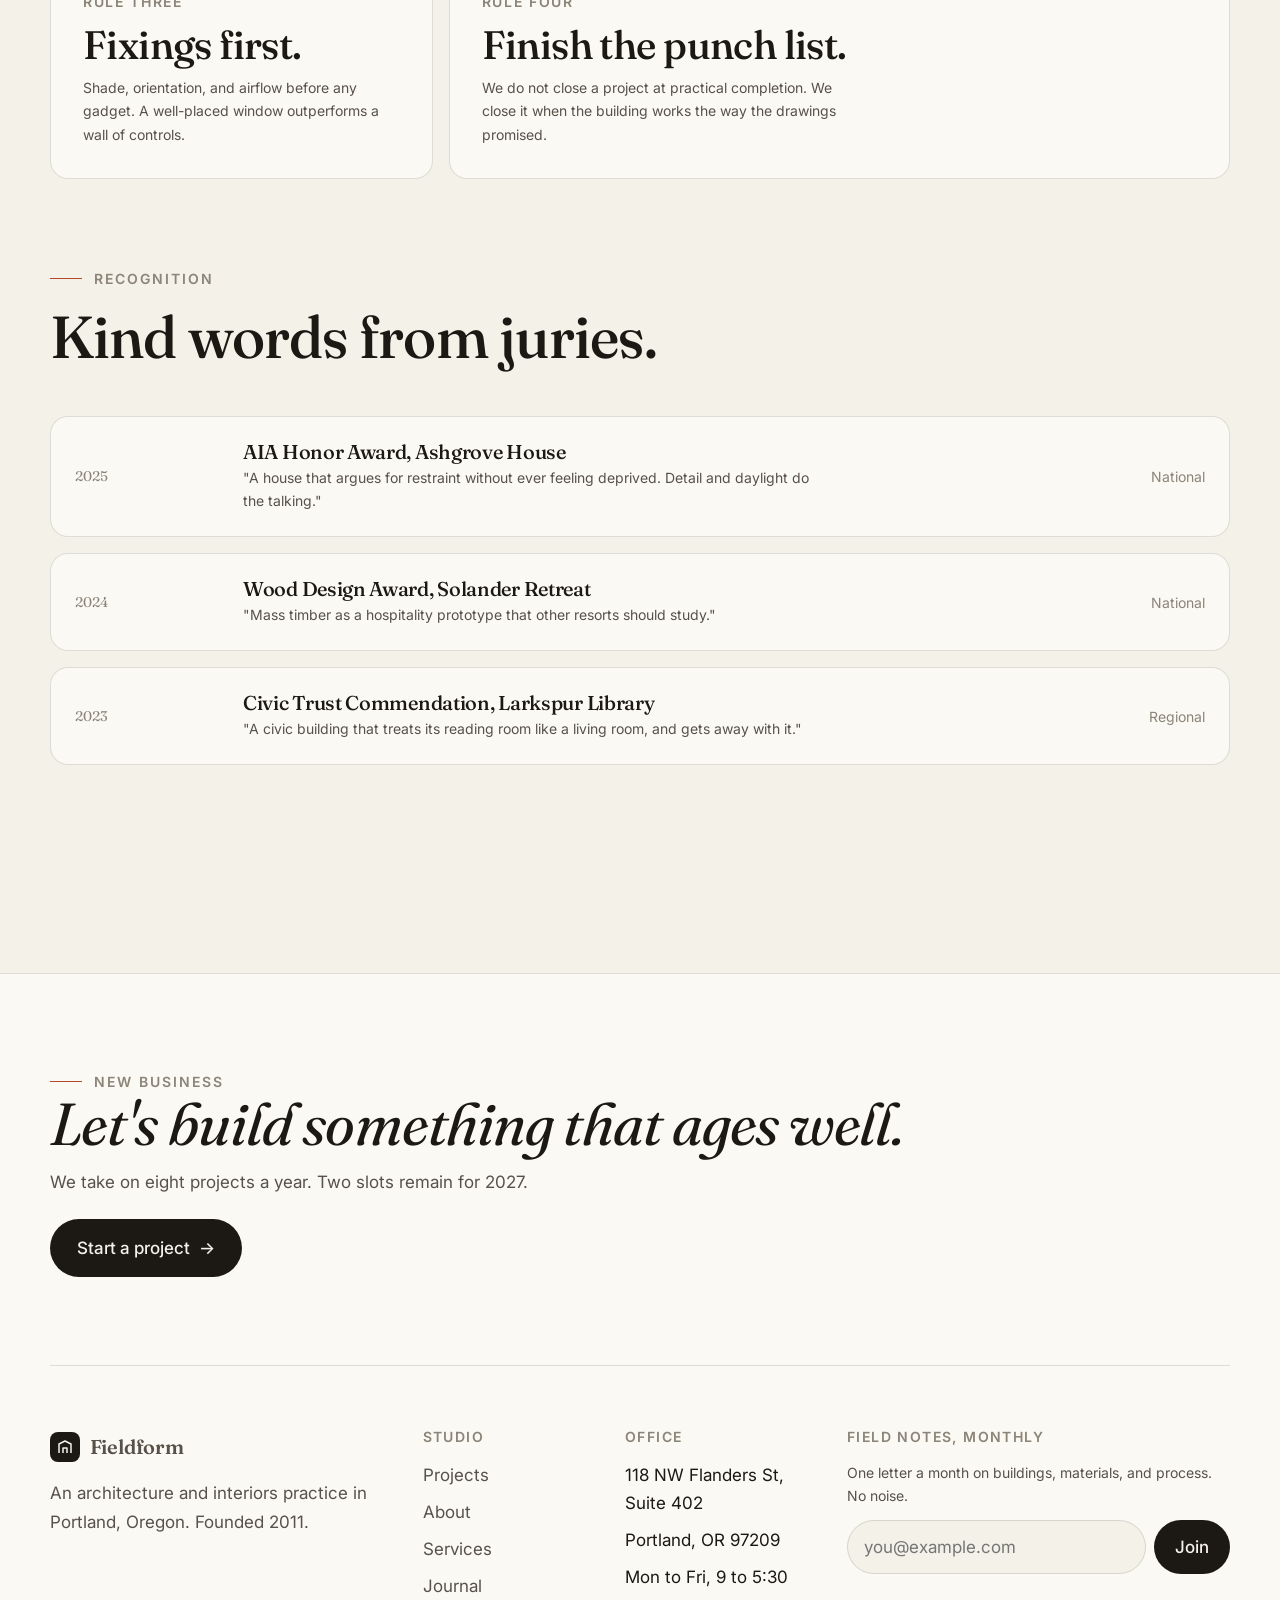
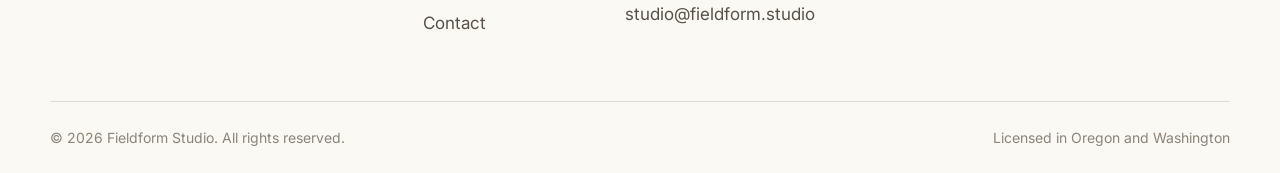
<file: studio.html>
<!DOCTYPE html>
<html lang="en" data-theme="light">
<head>
  <meta charset="utf-8">
  <meta name="viewport" content="width=device-width, initial-scale=1">
  <title>The Studio | Fieldform</title>
  <meta name="description" content="Fieldform Studio is a 13-person architecture and interiors practice in Portland, Oregon, founded in 2011. Meet the team and read how we work.">
  <meta property="og:type" content="website">
  <meta property="og:title" content="The Studio | Fieldform">
  <meta property="og:description" content="A 13-person architecture practice in Portland, Oregon. Founded 2011.">
  <link rel="preconnect" href="https://fonts.googleapis.com">
  <link rel="preconnect" href="https://fonts.gstatic.com" crossorigin>
  <link href="https://fonts.googleapis.com/css2?family=Fraunces:ital,opsz,wght@0,9..144,300..650;1,9..144,300..650&family=Inter:wght@400;500;600&display=swap" rel="stylesheet">
  <link rel="stylesheet" href="css/main.css">
  <link rel="icon" href="data:image/svg+xml,%3Csvg xmlns='http://www.w3.org/2000/svg' viewBox='0 0 32 32'%3E%3Crect width='32' height='32' rx='8' fill='%231C1915'/%3E%3Cpath d='M8 24V13l8-5 8 5v11' fill='none' stroke='%23F4F1E9' stroke-width='2.4'/%3E%3C/svg%3E">
  <script>
    (function () {
      try {
        var saved = localStorage.getItem("fieldform-theme");
        var dark = saved ? saved === "dark" : window.matchMedia("(prefers-color-scheme: dark)").matches;
        document.documentElement.setAttribute("data-theme", dark ? "dark" : "light");
      } catch (e) {}
    })();
  </script>
</head>
<body>
  <a class="skip-link" href="#main">Skip to content</a>
  <div class="progress-bar" aria-hidden="true"><span></span></div>

  <header class="site-head">
    <div class="wrap head-in">
      <a class="brand" href="index.html" aria-label="Fieldform Studio, home">
        <span class="brand-mark" aria-hidden="true">
          <svg viewBox="0 0 16 16" fill="none" stroke="currentColor" stroke-width="1.5" stroke-linejoin="round"><path d="M2 14V5l6-3 6 3v9"/><path d="M6 14V9h4v5"/></svg>
        </span>
        Fieldform
      </a>
      <nav class="nav" id="site-nav" aria-label="Primary">
        <ul>
          <li><a href="index.html">Home</a></li>
          <li><a href="projects.html">Projects</a></li>
          <li><a href="studio.html" aria-current="page">Studio</a></li>
          <li><a href="services.html">Services</a></li>
          <li><a href="journal.html">Journal</a></li>
        </ul>
      </nav>
      <div class="head-actions">
        <button class="icon-btn theme-toggle" type="button" aria-pressed="false" aria-label="Switch theme">
          <svg class="icon-sun" width="17" height="17" viewBox="0 0 24 24" fill="none" stroke="currentColor" stroke-width="1.6" stroke-linecap="round"><circle cx="12" cy="12" r="4.2"/><path d="M12 2.5v2.4M12 19.1v2.4M2.5 12h2.4M19.1 12h2.4M5 5l1.7 1.7M17.3 17.3L19 19M19 5l-1.7 1.7M6.7 17.3L5 19"/></svg>
          <svg class="icon-moon" width="16" height="16" viewBox="0 0 24 24" fill="none" stroke="currentColor" stroke-width="1.6" stroke-linejoin="round"><path d="M20.5 14.5A8.5 8.5 0 0 1 9.5 3.5a8.5 8.5 0 1 0 11 11z"/></svg>
        </button>
        <a class="btn btn-line head-cta" href="contact.html">Start a project</a>
        <button class="icon-btn burger" type="button" aria-expanded="false" aria-controls="site-nav" aria-label="Open menu"><span></span><span></span><span></span></button>
      </div>
    </div>
  </header>

  <main id="main">
    <!-- ================================================================
         PAGE HERO
         ================================================================ -->
    <section class="page-hero">
      <div class="wrap">
        <span class="eyebrow" data-reveal>The studio</span>
        <h1 data-reveal style="--d:120ms">Thirteen people. One drawing set at a time.</h1>
        <p class="lede" data-reveal style="--d:240ms">
          Fieldform was founded in 2011 on a stubborn idea: a small studio that
          stays involved from the first sketch to the final punch list does
          better buildings than a big one that hands your project between
          departments.
        </p>
      </div>
    </section>

    <!-- ================================================================
         STORY + IMAGE
         ================================================================ -->
    <section class="section">
      <div class="wrap">
        <div class="grid-12">
          <div style="grid-column: span 7" data-reveal="right">
            <span class="eyebrow">How it started</span>
            <h2 style="margin-top:var(--sp-2)">A kitchen table, a bad builder, and a better plan.</h2>
            <div style="display:grid; gap:var(--sp-2); margin-top:var(--sp-3); color:var(--ink-2)">
              <p>Mara Ellison and Daniel Okafor started Fieldform after watching
              a well-funded house project fall apart in construction documents.
              The design was fine. The drawings were not something a builder
              could price without guessing, and the client paid for that twice.</p>
              <p>The fix became the studio's spine: draw what you will build,
              price what you draw, and stay on site. Thirteen years later the
              tools changed, that part did not.</p>
              <p>Today the studio works across Oregon, Washington, and the
              Northeast, with a second bench in the Hudson Valley for the
              residential work that keeps us honest.</p>
            </div>
          </div>
          <figure style="grid-column: span 5; border-radius:var(--radius-2); overflow:hidden; box-shadow:var(--shadow-1)" data-reveal="left">
            <img src="assets/img/team-desk.jpg" alt="The Fieldform team reviewing drawings around a work table" style="width:100%; height:100%; object-fit:cover; aspect-ratio:4/3.4" loading="lazy">
          </figure>
        </div>
      </div>
    </section>

    <!-- ================================================================
         TIMELINE
         ================================================================ -->
    <section class="section">
      <div class="wrap">
        <div class="sec-head" data-reveal>
          <span class="eyebrow">Milestones</span>
          <h2>The short version.</h2>
        </div>
        <div class="timeline" style="max-width:56rem" data-reveal-group>
          <div class="tl-item" data-reveal>
            <span class="year">2011</span>
            <h3>Founded in a SE Portland kitchen</h3>
            <p>Two principals, one intern, and a first commission: a garage
            conversion that still stands on SE Gladstone.</p>
          </div>
          <div class="tl-item" data-reveal>
            <span class="year">2014</span>
            <h3>First civic commission</h3>
            <p>Larkspur County picks the studio for its branch library system.
            Public work becomes a permanent part of the mix.</p>
          </div>
          <div class="tl-item" data-reveal>
            <span class="year">2017</span>
            <h3>Interiors practice launches</h3>
            <p>Priya Raman joins to lead interiors, so the shell and the rooms
            come from one set of hands.</p>
          </div>
          <div class="tl-item" data-reveal>
            <span class="year">2021</span>
            <h3>Hudson Valley bench opens</h3>
            <p>After six East Coast residential projects, a small satellite
            studio makes the travel math work.</p>
          </div>
          <div class="tl-item" data-reveal>
            <span class="year">2025</span>
            <h3>Ashgrove House wins a national honor award</h3>
            <p>The studio's first national award, and proof the small-studio
            model scales to serious budgets.</p>
          </div>
        </div>
      </div>
    </section>

    <!-- ================================================================
         TEAM
         ================================================================ -->
    <section class="section">
      <div class="wrap">
        <div class="sec-head" data-reveal>
          <span class="eyebrow">People</span>
          <h2>Who you actually work with.</h2>
        </div>
        <div class="team-grid" data-reveal-group>
          <div class="person" data-reveal>
            <span class="monogram" aria-hidden="true">ME</span>
            <h3>Mara Ellison</h3>
            <span class="role">Founding Principal</span>
            <p>Leads concept design and client work. Believes a section drawing
            settles most arguments.</p>
          </div>
          <div class="person" data-reveal>
            <span class="monogram" aria-hidden="true">DO</span>
            <h3>Daniel Okafor</h3>
            <span class="role">Founding Principal</span>
            <p>Runs delivery and the builder relationships that keep budgets
            honest.</p>
          </div>
          <div class="person" data-reveal>
            <span class="monogram" aria-hidden="true">PR</span>
            <h3>Priya Raman</h3>
            <span class="role">Head of Interiors</span>
            <p>Interiors, furniture, and the material palettes the studio is
            known for.</p>
          </div>
          <div class="person" data-reveal>
            <span class="monogram" aria-hidden="true">TL</span>
            <h3>Tomas Lindqvist</h3>
            <span class="role">Technical Director</span>
            <p>Details, envelope, and building science. The reason the drawings
            price without guessing.</p>
          </div>
          <div class="person" data-reveal>
            <span class="monogram" aria-hidden="true">JP</span>
            <h3>June Park</h3>
            <span class="role">Project Architect</span>
            <p>Cultural and civic work. Currently leading the Harborline
            boathouse addition.</p>
          </div>
          <div class="person" data-reveal>
            <span class="monogram" aria-hidden="true">AR</span>
            <h3>Adam Reyes</h3>
            <span class="role">Studio Director</span>
            <p>Feasibility studies, contracts, and the calendar that keeps all
            of it on time.</p>
          </div>
        </div>
        <p class="small faint" style="margin-top:var(--sp-3)" data-reveal>
          Plus seven architects, designers, and model makers who prefer to let
          the work sign their names.
        </p>
      </div>
    </section>

    <!-- ================================================================
         VALUES
         ================================================================ -->
    <section class="section">
      <div class="wrap">
        <div class="bento" data-reveal-group>
          <div class="bento-cell accent span-4" data-reveal>
            <span class="bento-k">Rule one</span>
            <h3 class="bento-big">No rendering lies.</h3>
            <p>Every image we show is buildable at the budget attached to it.
            If a view costs forty thousand dollars, the image says so.</p>
          </div>
          <div class="bento-cell span-2" data-reveal>
            <span class="bento-k">Rule two</span>
            <h3 class="bento-big">Site visits weekly.</h3>
            <p>Someone from the design team walks the site every week during
            construction. Non-negotiable in every contract.</p>
          </div>
          <div class="bento-cell span-2" data-reveal>
            <span class="bento-k">Rule three</span>
            <h3 class="bento-big">Fixings first.</h3>
            <p>Shade, orientation, and airflow before any gadget. A well-placed
            window outperforms a wall of controls.</p>
          </div>
          <div class="bento-cell span-4" data-reveal>
            <span class="bento-k">Rule four</span>
            <h3 class="bento-big">Finish the punch list.</h3>
            <p>We do not close a project at practical completion. We close it
            when the building works the way the drawings promised.</p>
          </div>
        </div>
      </div>
    </section>

    <!-- ================================================================
         RECOGNITION
         ================================================================ -->
    <section class="section">
      <div class="wrap">
        <div class="sec-head" data-reveal>
          <span class="eyebrow">Recognition</span>
          <h2>Kind words from juries.</h2>
        </div>
        <div class="journal-list" data-reveal-group>
          <div class="journal-card" data-reveal>
            <span class="tag-num">2025</span>
            <div>
              <h3>AIA Honor Award, Ashgrove House</h3>
              <p>"A house that argues for restraint without ever feeling
              deprived. Detail and daylight do the talking."</p>
            </div>
            <span class="when">National</span>
          </div>
          <div class="journal-card" data-reveal>
            <span class="tag-num">2024</span>
            <div>
              <h3>Wood Design Award, Solander Retreat</h3>
              <p>"Mass timber as a hospitality prototype that other resorts
              should study."</p>
            </div>
            <span class="when">National</span>
          </div>
          <div class="journal-card" data-reveal>
            <span class="tag-num">2023</span>
            <div>
              <h3>Civic Trust Commendation, Larkspur Library</h3>
              <p>"A civic building that treats its reading room like a living
              room, and gets away with it."</p>
            </div>
            <span class="when">Regional</span>
          </div>
        </div>
      </div>
    </section>
  </main>

  <footer class="site-foot">
    <div class="wrap">
      <div class="foot-cta" data-reveal>
        <span class="eyebrow">New business</span>
        <h2 class="serif-italic" style="font-size:var(--step-4)">Let's build something that ages well.</h2>
        <p class="muted" style="margin:.8rem 0 1.4rem">We take on eight projects a year. Two slots remain for 2027.</p>
        <a class="btn btn-solid" href="contact.html">Start a project <span class="arrow">&#8594;</span></a>
      </div>
      <div class="foot-grid">
        <div class="foot-col foot-brand">
          <a class="brand" href="index.html">
            <span class="brand-mark" aria-hidden="true">
              <svg viewBox="0 0 16 16" fill="none" stroke="currentColor" stroke-width="1.5" stroke-linejoin="round"><path d="M2 14V5l6-3 6 3v9"/><path d="M6 14V9h4v5"/></svg>
            </span>
            Fieldform
          </a>
          <p>An architecture and interiors practice in Portland, Oregon. Founded 2011.</p>
        </div>
        <div class="foot-col">
          <h4>Studio</h4>
          <ul>
            <li><a href="projects.html">Projects</a></li>
            <li><a href="studio.html">About</a></li>
            <li><a href="services.html">Services</a></li>
            <li><a href="journal.html">Journal</a></li>
            <li><a href="contact.html">Contact</a></li>
          </ul>
        </div>
        <div class="foot-col">
          <h4>Office</h4>
          <ul>
            <li>118 NW Flanders St, Suite 402</li>
            <li>Portland, OR 97209</li>
            <li>Mon to Fri, 9 to 5:30</li>
            <li><a href="mailto:studio@fieldform.studio">studio@fieldform.studio</a></li>
          </ul>
        </div>
        <div class="foot-col">
          <h4>Field Notes, monthly</h4>
          <p class="small muted" style="margin-bottom:.8rem">One letter a month on buildings, materials, and process. No noise.</p>
          <form data-newsletter aria-label="Newsletter signup">
            <div class="newsletter">
              <input type="email" name="email" placeholder="you@example.com" aria-label="Email address" required>
              <button class="btn btn-solid" type="submit">Join</button>
            </div>
          </form>
        </div>
      </div>
      <div class="foot-legal">
        <span>&copy; <span data-year>2026</span> Fieldform Studio. All rights reserved.</span>
        <span>Licensed in Oregon and Washington</span>
      </div>
    </div>
  </footer>

  <script src="js/main.js"></script>
</body>
</html>
</file>
<file: css/main.css>
/* ==========================================================================
   FIELDFORM STUDIO
   Architecture & interiors
   --------------------------------------------------------------------------
   main.css
   Part 1: design tokens, reset, base type, layout, chrome (header/footer)
   ========================================================================== */

/* --------------------------------------------------------------------------
   1. DESIGN TOKENS
   Every value the UI uses lives here. Components never hard-code a color,
   size, or duration: they read tokens. Light theme is the default; the dark
   theme overrides the same custom properties under [data-theme="dark"].
   -------------------------------------------------------------------------- */

:root {
  /* --- color: surfaces and ink ------------------------------------------ */
  --bg:          #F4F1E9;              /* bone, the 60% field                */
  --bg-raised:   #FBF9F3;              /* cards, panels                      */
  --paper:       #FFFFFF;              /* pure white, sparingly              */
  --ink:         #1C1915;              /* primary text, 30% partner          */
  --ink-2:       #57514A;              /* secondary text                     */
  --ink-3:       #8B8479;              /* tertiary text, captions            */
  --line:        rgba(28, 25, 21, .13);
  --line-strong: rgba(28, 25, 21, .30);
  --shadow-1: 0 1px 2px rgba(28,25,21,.06), 0 2px 8px rgba(28,25,21,.05);
  --shadow-2: 0 2px 6px rgba(28,25,21,.08), 0 18px 44px rgba(28,25,21,.12);

  /* --- color: the 10% accent --------------------------------------------- */
  --accent:        #B1492A;            /* burnt sienna                       */
  --accent-2:      #8E3A20;            /* pressed state                      */
  --accent-ink:    #FBF9F3;            /* text on accent                     */
  --accent-soft:   rgba(177, 73, 42, .10);
  --accent-ring:   rgba(177, 73, 42, .35);

  /* --- typography --------------------------------------------------------- */
  --font-display: "Fraunces", "Iowan Old Style", Georgia, serif;
  --font-body: "Inter", system-ui, -apple-system, "Segoe UI", sans-serif;

  /* fluid type scale: min, preferred, max */
  --step--1:  clamp(.8125rem, .78rem  + .18vw, .875rem);   /* 13 - 14    */
  --step-0:   clamp(1rem,     .97rem  + .15vw, 1.0625rem); /* 16 - 17    */
  --step-1:   clamp(1.125rem, 1.06rem  + .3vw,  1.25rem);  /* 18 - 20    */
  --step-2:   clamp(1.35rem,  1.22rem  + .65vw, 1.75rem);  /* 21 - 28    */
  --step-3:   clamp(1.7rem,   1.44rem  + 1.3vw,  2.5rem);  /* 27 - 40    */
  --step-4:   clamp(2.2rem,   1.7rem   + 2.5vw,  3.75rem); /* 35 - 60    */
  --step-5:   clamp(2.8rem,   1.9rem   + 4.5vw,  5.5rem);  /* 44 - 88    */
  --step-6:   clamp(3.4rem,   2rem     + 7vw,    8rem);    /* 54 - 128   */

  /* --- spacing: 8pt scale -------------------------------------------------- */
  --sp-1:  .5rem;
  --sp-2:  1rem;
  --sp-3:  1.5rem;
  --sp-4:  2rem;
  --sp-5:  3rem;
  --sp-6:  4rem;
  --sp-7:  5.5rem;
  --sp-8:  7.5rem;
  --sp-9: 10rem;

  /* --- layout -------------------------------------------------------------- */
  --wrap: 1180px;
  --wrap-wide: 1420px;
  --gutter: clamp(1.25rem, 4vw, 2.5rem);
  --head-h: 4.5rem;

  /* --- shape ---------------------------------------------------------------- */
  --radius-1: 10px;
  --radius-2: 18px;
  --radius-3: 28px;
  --pill: 999px;

  /* --- motion ---------------------------------------------------------------- */
  --ease-out:   cubic-bezier(.22, .61, .21, 1);
  --ease-inout: cubic-bezier(.65, 0, .35, 1);
  --ease-spring: cubic-bezier(.34, 1.56, .64, 1);
  --dur-1: 150ms;
  --dur-2: 250ms;
  --dur-3: 450ms;
  --dur-4: 700ms;

  /* --- misc ------------------------------------------------------------------- */
  --hairline: 1px solid var(--line);
  --focus-ring: 0 0 0 3px var(--accent-ring);
}

/* dark theme: same contracts, different values */
[data-theme="dark"] {
  --bg:          #171411;
  --bg-raised:   #201C18;
  --paper:       #26221D;
  --ink:         #EFE9DD;
  --ink-2:       #B0A797;
  --ink-3:       #847C6F;
  --line:        rgba(239, 233, 221, .12);
  --line-strong: rgba(239, 233, 221, .30);
  --shadow-1: 0 1px 2px rgba(0,0,0,.4), 0 2px 8px rgba(0,0,0,.3);
  --shadow-2: 0 2px 6px rgba(0,0,0,.45), 0 18px 44px rgba(0,0,0,.5);
  --accent:        #D97E52;
  --accent-2:      #E89167;
  --accent-ink:    #1C1915;
  --accent-soft:   rgba(217, 126, 82, .12);
  --accent-ring:   rgba(217, 126, 82, .4);
  color-scheme: dark;
}

/* --------------------------------------------------------------------------
   2. RESET
   -------------------------------------------------------------------------- */

*,
*::before,
*::after { box-sizing: border-box; }

* { margin: 0; }

html {
  scroll-behavior: smooth;
  scroll-padding-top: calc(var(--head-h) + 1rem);
  -webkit-text-size-adjust: 100%;
}

body {
  font-family: var(--font-body);
  font-size: var(--step-0);
  line-height: 1.65;
  color: var(--ink);
  background: var(--bg);
  -webkit-font-smoothing: antialiased;
  text-rendering: optimizeLegibility;
  transition: background var(--dur-3) var(--ease-out), color var(--dur-3) var(--ease-out);
  overflow-x: clip;
}

img, svg, video, picture { display: block; max-width: 100%; }

input, button, textarea, select { font: inherit; color: inherit; }

button { cursor: pointer; background: none; border: none; padding: 0; }

ul[role="list"], ol[role="list"] { list-style: none; padding: 0; }

::selection { background: var(--accent); color: var(--accent-ink); }

/* quiet, themed scrollbar */
::-webkit-scrollbar { width: 10px; height: 10px; }
::-webkit-scrollbar-track { background: var(--bg); }
::-webkit-scrollbar-thumb {
  background: var(--line-strong);
  border-radius: var(--pill);
  border: 2px solid var(--bg);
}

:focus-visible {
  outline: none;
  box-shadow: var(--focus-ring);
  border-radius: 4px;
}

/* keyboard users skip the chrome */
.skip-link {
  position: absolute;
  top: -100%;
  left: var(--sp-2);
  z-index: 200;
  padding: .75rem 1.25rem;
  background: var(--ink);
  color: var(--bg);
  border-radius: 0 0 var(--radius-1) var(--radius-1);
  text-decoration: none;
  font-weight: 500;
}
.skip-link:focus { top: 0; }

/* --------------------------------------------------------------------------
   3. BASE TYPE
   -------------------------------------------------------------------------- */

h1, h2, h3, h4 {
  font-family: var(--font-display);
  font-weight: 500;
  line-height: 1.05;
  letter-spacing: -.015em;
  text-wrap: balance;
}

h1 { font-size: var(--step-5); }
h2 { font-size: var(--step-4); }
h3 { font-size: var(--step-2); }
h4 { font-size: var(--step-1); }

p { max-width: 65ch; }

.display {
  font-size: var(--step-6);
  line-height: .95;
  letter-spacing: -.03em;
}

.lede {
  font-size: var(--step-2);
  line-height: 1.35;
  letter-spacing: -.01em;
  text-wrap: pretty;
}

.serif-italic {
  font-family: var(--font-display);
  font-style: italic;
  font-weight: 400;
}

.eyebrow {
  display: inline-flex;
  align-items: center;
  gap: .75rem;
  font-size: var(--step--1);
  font-weight: 600;
  letter-spacing: .14em;
  text-transform: uppercase;
  color: var(--ink-3);
}
.eyebrow::before {
  content: "";
  width: 2rem;
  height: 1px;
  background: var(--accent);
}

.muted { color: var(--ink-2); }
.faint { color: var(--ink-3); }

.small { font-size: var(--step--1); }

.num {
  font-variant-numeric: tabular-nums;
  font-feature-settings: "tnum";
}

/* --------------------------------------------------------------------------
   4. LAYOUT PRIMITIVES
   -------------------------------------------------------------------------- */

.wrap {
  width: min(var(--wrap), 100% - var(--gutter) * 2);
  margin-inline: auto;
}

.wrap-wide {
  width: min(var(--wrap-wide), 100% - var(--gutter) * 2);
  margin-inline: auto;
}

.section { padding-block: var(--sp-7); }
.section-tight { padding-block: var(--sp-6); }

.section + .section { padding-top: 0; }

.sec-head {
  display: grid;
  gap: var(--sp-2);
  margin-bottom: var(--sp-5);
  max-width: 46rem;
}

.sec-head-row {
  display: flex;
  align-items: flex-end;
  justify-content: space-between;
  gap: var(--sp-3);
  flex-wrap: wrap;
  margin-bottom: var(--sp-5);
}

.grid-12 {
  display: grid;
  grid-template-columns: repeat(12, 1fr);
  gap: var(--sp-3);
}
@media (max-width: 760px) { .grid-12 { grid-template-columns: 1fr; } }

.rule { border: 0; border-top: var(--hairline); margin: 0; }

/* --------------------------------------------------------------------------
   5. BUTTONS, LINKS, CHIPS
   -------------------------------------------------------------------------- */

.btn {
  display: inline-flex;
  align-items: center;
  gap: .6rem;
  padding: .9rem 1.6rem;
  border-radius: var(--pill);
  font-weight: 500;
  font-size: var(--step-0);
  text-decoration: none;
  border: 1px solid transparent;
  position: relative;
  isolation: isolate;
  transition:
    transform var(--dur-1) var(--ease-out),
    background var(--dur-2) var(--ease-out),
    color var(--dur-2) var(--ease-out),
    border-color var(--dur-2) var(--ease-out),
    box-shadow var(--dur-2) var(--ease-out);
}
.btn:active { transform: scale(.97); }

.btn-solid { background: var(--ink); color: var(--bg); }
.btn-solid:hover { background: var(--accent); color: var(--accent-ink); box-shadow: var(--shadow-1); }

.btn-accent { background: var(--accent); color: var(--accent-ink); }
.btn-accent:hover { background: var(--accent-2); box-shadow: var(--shadow-1); }

.btn-line { border-color: var(--line-strong); background: transparent; color: var(--ink); }
.btn-line:hover { border-color: var(--ink); background: var(--bg-raised); }

/* arrow that nudges on hover */
.btn .arrow { transition: transform var(--dur-2) var(--ease-out); }
.btn:hover .arrow { transform: translateX(4px); }

/* text link with an underline that draws itself */
.link-arrow {
  display: inline-flex;
  align-items: center;
  gap: .45rem;
  color: var(--ink);
  font-weight: 500;
  text-decoration: none;
  padding-bottom: 2px;
  background: linear-gradient(currentColor, currentColor) left bottom / 100% 1px no-repeat;
  transition: color var(--dur-2) var(--ease-out);
}
.link-arrow::after {
  content: "";
  width: .55em;
  height: .55em;
  border-right: 1.5px solid currentColor;
  border-top: 1.5px solid currentColor;
  transform: rotate(45deg);
  transition: transform var(--dur-2) var(--ease-out);
}
.link-arrow:hover { color: var(--accent); }
.link-arrow:hover::after { transform: translateX(3px) rotate(45deg); }

.chip {
  display: inline-flex;
  align-items: center;
  gap: .4rem;
  padding: .3rem .8rem;
  border: var(--hairline);
  border-radius: var(--pill);
  font-size: var(--step--1);
  color: var(--ink-2);
  background: var(--bg-raised);
}

.tag-num {
  font-family: var(--font-display);
  font-size: var(--step--1);
  color: var(--ink-3);
}

/* --------------------------------------------------------------------------
   6. FORMS
   -------------------------------------------------------------------------- */

.field { display: grid; gap: .45rem; }

.field label {
  font-size: var(--step--1);
  font-weight: 600;
  letter-spacing: .02em;
}

.field input,
.field textarea,
.field select {
  width: 100%;
  padding: .85rem 1rem;
  border-radius: var(--radius-1);
  border: var(--hairline);
  background: var(--bg-raised);
  transition: border-color var(--dur-2), box-shadow var(--dur-2), background var(--dur-2);
}

.field input::placeholder,
.field textarea::placeholder { color: var(--ink-3); }

.field input:hover,
.field textarea:hover { border-color: var(--line-strong); }

.field input:focus,
.field textarea:focus {
  outline: none;
  border-color: var(--accent);
  box-shadow: var(--focus-ring);
  background: var(--paper);
}

/* error + success states, styled not shouted */
.field.invalid input,
.field.invalid textarea { border-color: var(--accent); }
.field .error-msg {
  display: none;
  font-size: var(--step--1);
  color: var(--accent);
}
.field.invalid .error-msg { display: block; }
.field.valid input { border-color: var(--ink-3); }

.form-note { font-size: var(--step--1); color: var(--ink-3); }

/* --------------------------------------------------------------------------
   7. HEADER
   -------------------------------------------------------------------------- */

.progress-bar {
  position: fixed;
  top: 0; left: 0;
  height: 3px;
  width: 100%;
  z-index: 120;
  background: transparent;
}
.progress-bar span {
  display: block;
  height: 100%;
  width: 100%;
  background: var(--accent);
  transform: scaleX(0);
  transform-origin: left;
}

.site-head {
  position: fixed;
  inset: 0 0 auto 0;
  z-index: 100;
  height: var(--head-h);
  display: flex;
  align-items: center;
  transition:
    background var(--dur-2) var(--ease-out),
    border-color var(--dur-2) var(--ease-out),
    backdrop-filter var(--dur-2);
  border-bottom: 1px solid transparent;
}

.site-head.is-stuck {
  background: color-mix(in srgb, var(--bg) 82%, transparent);
  -webkit-backdrop-filter: blur(14px);
  backdrop-filter: blur(14px);
  border-bottom-color: var(--line);
}

.head-in {
  display: flex;
  align-items: center;
  justify-content: space-between;
  gap: var(--sp-3);
}

.brand {
  display: inline-flex;
  align-items: center;
  gap: .6rem;
  text-decoration: none;
  color: var(--ink);
  font-family: var(--font-display);
  font-size: 1.25rem;
  font-weight: 600;
  letter-spacing: -.01em;
}

.brand-mark {
  width: 30px;
  height: 30px;
  border-radius: 8px;
  background: var(--ink);
  color: var(--bg);
  display: grid;
  place-items: center;
  transition: background var(--dur-2), transform var(--dur-2) var(--ease-spring);
}
.brand:hover .brand-mark {
  background: var(--accent);
  color: var(--accent-ink);
  transform: rotate(-6deg);
}
.brand-mark svg { width: 16px; height: 16px; }

.nav ul {
  display: flex;
  gap: .25rem;
  list-style: none;
  padding: 0;
  margin: 0;
}

.nav a {
  position: relative;
  display: inline-block;
  padding: .45rem .8rem;
  font-size: var(--step--1);
  font-weight: 500;
  color: var(--ink-2);
  text-decoration: none;
  border-radius: var(--pill);
  transition: color var(--dur-2), background var(--dur-2);
}
.nav a:hover { color: var(--ink); background: var(--accent-soft); }

/* active page marker: small dot, no shouty underline */
.nav a[aria-current="page"] { color: var(--ink); }
.nav a[aria-current="page"]::after {
  content: "";
  position: absolute;
  left: 50%;
  bottom: 2px;
  width: 4px;
  height: 4px;
  border-radius: 50%;
  background: var(--accent);
  transform: translateX(-50%);
}

.head-actions { display: flex; align-items: center; gap: .75rem; }

.icon-btn {
  width: 40px;
  height: 40px;
  display: grid;
  place-items: center;
  border-radius: var(--pill);
  border: var(--hairline);
  color: var(--ink);
  transition: border-color var(--dur-2), background var(--dur-2), transform var(--dur-1);
}
.icon-btn:hover { border-color: var(--ink); background: var(--bg-raised); }
.icon-btn:active { transform: scale(.92); }

/* theme toggle: sun/moon crossfade */
.theme-toggle { position: relative; overflow: hidden; }
.theme-toggle svg { position: absolute; transition: transform var(--dur-3) var(--ease-out), opacity var(--dur-3); }
.theme-toggle .icon-sun  { transform: translateY(0) rotate(0); opacity: 1; }
.theme-toggle .icon-moon { transform: translateY(120%) rotate(-40deg); opacity: 0; }
[data-theme="dark"] .theme-toggle .icon-sun  { transform: translateY(-120%) rotate(40deg); opacity: 0; }
[data-theme="dark"] .theme-toggle .icon-moon { transform: translateY(0) rotate(0); opacity: 1; }

.burger { display: none; }
.burger span {
  display: block;
  width: 18px;
  height: 2px;
  background: currentColor;
  transition: transform var(--dur-2) var(--ease-out), opacity var(--dur-2);
}
.burger span + span { margin-top: 5px; }
.burger[aria-expanded="true"] span:nth-child(1) { transform: translateY(7px) rotate(45deg); }
.burger[aria-expanded="true"] span:nth-child(2) { opacity: 0; }
.burger[aria-expanded="true"] span:nth-child(3) { transform: translateY(-7px) rotate(-45deg); }

@media (max-width: 860px) {
  .burger { display: grid; place-items: center; width: 40px; height: 40px; }

  .nav {
    position: fixed;
    inset: var(--head-h) 0 auto 0;
    background: var(--bg);
    border-bottom: 1px solid var(--line);
    padding: var(--sp-2) var(--gutter) var(--sp-4);
    transform: translateY(-8px);
    opacity: 0;
    visibility: hidden;
    pointer-events: none;
    transition:
      transform var(--dur-2) var(--ease-out),
      opacity var(--dur-2),
      visibility 0s linear var(--dur-2);
  }
  .nav.open {
    transform: translateY(0);
    opacity: 1;
    visibility: visible;
    pointer-events: auto;
    transition-delay: 0s;
  }
  .nav ul { flex-direction: column; gap: .1rem; }
  .nav a {
    display: block;
    padding: .8rem .5rem;
    font-size: var(--step-1);
    border-bottom: var(--hairline);
    border-radius: 0;
  }
  .nav a[aria-current="page"]::after {
    left: -.35rem;
    top: 50%;
    bottom: auto;
    transform: translateY(-50%);
  }
}

/* --------------------------------------------------------------------------
   8. FOOTER
   -------------------------------------------------------------------------- */

.site-foot {
  margin-top: var(--sp-8);
  border-top: var(--hairline);
  background: var(--bg-raised);
}

.foot-cta {
  padding-block: var(--sp-7);
  border-bottom: var(--hairline);
}

.foot-grid {
  display: grid;
  grid-template-columns: 2fr 1fr 1fr 1.4fr;
  gap: var(--sp-4);
  padding-block: var(--sp-6);
}
@media (max-width: 900px) { .foot-grid { grid-template-columns: 1fr 1fr; } }
@media (max-width: 560px) { .foot-grid { grid-template-columns: 1fr; } }

.foot-col h4 {
  font-family: var(--font-body);
  font-size: var(--step--1);
  font-weight: 600;
  letter-spacing: .1em;
  text-transform: uppercase;
  color: var(--ink-3);
  margin-bottom: var(--sp-2);
}

.foot-col ul { list-style: none; padding: 0; display: grid; gap: .55rem; }
.foot-col a {
  color: var(--ink-2);
  text-decoration: none;
  transition: color var(--dur-2);
}
.foot-col a:hover { color: var(--accent); }

.foot-brand .brand { margin-bottom: var(--sp-2); }
.foot-brand p { color: var(--ink-2); max-width: 30ch; }

.newsletter { display: flex; gap: .5rem; }
.newsletter input {
  flex: 1;
  min-width: 0;
  padding: .75rem 1rem;
  border-radius: var(--pill);
  border: var(--hairline);
  background: var(--bg);
}
.newsletter input:focus { outline: none; border-color: var(--accent); box-shadow: var(--focus-ring); }
.newsletter .btn { padding: .75rem 1.25rem; }

.foot-legal {
  display: flex;
  justify-content: space-between;
  gap: var(--sp-2);
  flex-wrap: wrap;
  padding-block: var(--sp-3);
  border-top: var(--hairline);
  font-size: var(--step--1);
  color: var(--ink-3);
}

/* --------------------------------------------------------------------------
   9. ENTRANCE REVEALS
   JS adds .is-in when the element enters the viewport. Without JS, or with
   reduced motion, everything is simply visible.
   -------------------------------------------------------------------------- */

@media (prefers-reduced-motion: no-preference) {
  [data-reveal] {
    opacity: 0;
    transform: translateY(26px);
    transition:
      opacity var(--dur-4) var(--ease-out),
      transform var(--dur-4) var(--ease-out);
    transition-delay: var(--d, 0ms);
  }
  [data-reveal="left"]  { transform: translateX(-32px); }
  [data-reveal="right"] { transform: translateX(32px); }
  [data-reveal="scale"] { transform: scale(.94); }

  [data-reveal].is-in {
    opacity: 1;
    transform: none;
  }

  /* image reveal: clip-path wipe */
  [data-reveal="wipe"] {
    clip-path: inset(0 100% 0 0);
    opacity: 1;
    transform: none;
    transition: clip-path 900ms var(--ease-inout);
  }
  [data-reveal="wipe"].is-in { clip-path: inset(0 0 0 0); }
}

/* page-level fade for view transitions */
::view-transition-old(root) { animation: vt-out 180ms var(--ease-out) both; }
::view-transition-new(root) { animation: vt-in 260ms var(--ease-out) 90ms both; }
@keyframes vt-out { to { opacity: 0; transform: translateY(-8px); } }
@keyframes vt-in  { from { opacity: 0; transform: translateY(10px); } }

/* ==========================================================================
   main.css
   Part 2: page components, motion, responsive
   ========================================================================== */

/* --------------------------------------------------------------------------
   10. PAGE HERO (interior pages)
   -------------------------------------------------------------------------- */

.page-hero {
  padding: calc(var(--head-h) + var(--sp-7)) 0 var(--sp-6);
  border-bottom: var(--hairline);
  position: relative;
  overflow: clip;
}

.page-hero h1 { max-width: 16ch; }

.page-hero .lede { max-width: 52ch; margin-top: var(--sp-3); color: var(--ink-2); }

.page-hero-meta {
  display: flex;
  gap: var(--sp-3);
  flex-wrap: wrap;
  margin-top: var(--sp-4);
  font-size: var(--step--1);
  color: var(--ink-3);
}
.page-hero-meta b { color: var(--ink); font-weight: 600; }

/* --------------------------------------------------------------------------
   11. HOME: HERO
   -------------------------------------------------------------------------- */

.hero {
  position: relative;
  padding: calc(var(--head-h) + var(--sp-7)) 0 var(--sp-6);
  overflow: clip;
}

.hero-grid {
  display: grid;
  grid-template-columns: 1.15fr .85fr;
  gap: var(--sp-5);
  align-items: end;
}
@media (max-width: 960px) { .hero-grid { grid-template-columns: 1fr; } }

.hero h1 { max-width: 12ch; }

.hero h1 .line { display: block; overflow: hidden; }
.hero h1 .line span {
  display: inline-block;
  transform: translateY(110%);
  animation: hero-rise 900ms var(--ease-out) forwards;
  animation-delay: calc(var(--i) * 110ms + 120ms);
}
@keyframes hero-rise { to { transform: translateY(0); } }
@media (prefers-reduced-motion: reduce) {
  .hero h1 .line span { transform: none; animation: none; }
}

.hero .lede { margin-top: var(--sp-3); color: var(--ink-2); max-width: 44ch; }

.hero-cta {
  display: flex;
  gap: var(--sp-2);
  flex-wrap: wrap;
  margin-top: var(--sp-4);
}

.hero-media {
  position: relative;
  border-radius: var(--radius-3);
  overflow: hidden;
  box-shadow: var(--shadow-2);
  aspect-ratio: 4 / 4.4;
}
.hero-media img {
  width: 100%;
  height: 118%;
  object-fit: cover;
  will-change: transform;
}
/* slow drift on the hero photo, scroll-linked via JS var */
@supports (animation-timeline: scroll()) {
  .hero-media img {
    animation: hero-drift linear both;
    animation-timeline: scroll(root);
    animation-range: 0 60vh;
  }
  @keyframes hero-drift { to { transform: scale(1.08) translateY(-4%); } }
}

.hero-badge {
  position: absolute;
  left: var(--sp-3);
  bottom: var(--sp-3);
  display: flex;
  align-items: center;
  gap: .6rem;
  padding: .6rem 1rem;
  border-radius: var(--pill);
  background: color-mix(in srgb, var(--bg) 78%, transparent);
  -webkit-backdrop-filter: blur(10px);
  backdrop-filter: blur(10px);
  border: var(--hairline);
  font-size: var(--step--1);
  font-weight: 500;
}
.hero-badge .dot {
  width: 8px;
  height: 8px;
  border-radius: 50%;
  background: var(--accent);
  animation: pulse 2.2s var(--ease-out) infinite;
}
@keyframes pulse {
  0%, 100% { box-shadow: 0 0 0 0 var(--accent-ring); }
  50% { box-shadow: 0 0 0 7px transparent; }
}

/* big kinetic statement, weight tracks scroll in browsers that support it */
.kinetic {
  font-family: var(--font-display);
  font-size: var(--step-5);
  line-height: 1;
  letter-spacing: -.02em;
  font-weight: 340;
  font-variation-settings: "SOFT" 60, "WONK" 0;
  max-width: 18ch;
}
@supports (animation-timeline: scroll()) {
  .kinetic {
    animation: kinetic-grow linear both;
    animation-timeline: scroll(root);
    animation-range: 10vh 70vh;
  }
  @keyframes kinetic-grow {
    to { font-weight: 620; font-variation-settings: "SOFT" 0, "WONK" 1; }
  }
}

/* --------------------------------------------------------------------------
   12. MARQUEE
   -------------------------------------------------------------------------- */

.marquee {
  border-block: var(--hairline);
  padding-block: var(--sp-2);
  overflow: hidden;
  display: flex;
  gap: var(--sp-4);
  user-select: none;
}
.marquee-track {
  display: flex;
  gap: var(--sp-4);
  flex-shrink: 0;
  animation: marquee 28s linear infinite;
  will-change: transform;
}
.marquee:hover .marquee-track { animation-play-state: paused; }
@keyframes marquee { to { transform: translateX(calc(-100% - var(--sp-4))); } }
@media (prefers-reduced-motion: reduce) { .marquee-track { animation: none; } }

.marquee-item {
  display: inline-flex;
  align-items: center;
  gap: var(--sp-4);
  white-space: nowrap;
  font-family: var(--font-display);
  font-size: var(--step-1);
  color: var(--ink-2);
}
.marquee-item::after {
  content: "";
  width: 7px;
  height: 7px;
  border-radius: 50%;
  background: var(--accent);
}

/* --------------------------------------------------------------------------
   13. PROJECT CARDS + FILTERS
   -------------------------------------------------------------------------- */

.filter-bar {
  display: flex;
  gap: .5rem;
  flex-wrap: wrap;
}
.filter-btn {
  padding: .5rem 1.1rem;
  border-radius: var(--pill);
  border: var(--hairline);
  font-size: var(--step--1);
  font-weight: 500;
  color: var(--ink-2);
  background: transparent;
  transition: all var(--dur-2) var(--ease-out);
}
.filter-btn:hover { color: var(--ink); border-color: var(--line-strong); }
.filter-btn[aria-pressed="true"] {
  background: var(--ink);
  color: var(--bg);
  border-color: var(--ink);
}

.work-grid {
  display: grid;
  grid-template-columns: repeat(12, 1fr);
  gap: var(--sp-3);
}
.work-card {
  grid-column: span 6;
  display: block;
  text-decoration: none;
  color: inherit;
  border-radius: var(--radius-2);
}
.work-card.tall { grid-column: span 6; }
.work-card.wide { grid-column: span 12; }
@media (max-width: 760px) {
  .work-card, .work-card.tall, .work-card.wide { grid-column: span 12; }
}

.work-media {
  position: relative;
  border-radius: var(--radius-2);
  overflow: hidden;
  aspect-ratio: 4 / 3;
  background: var(--bg-raised);
}
.work-card.wide .work-media { aspect-ratio: 21 / 9; }
.work-card.tall .work-media { aspect-ratio: 3 / 4; }

.work-media img {
  width: 100%;
  height: 100%;
  object-fit: cover;
  transition: transform 700ms var(--ease-out), filter var(--dur-3);
}
.work-card:hover .work-media img { transform: scale(1.05); }

/* veil + label that rise on hover */
.work-info {
  position: absolute;
  inset: auto 0 0 0;
  padding: var(--sp-3);
  display: flex;
  align-items: flex-end;
  justify-content: space-between;
  gap: var(--sp-2);
  background: linear-gradient(to top, rgba(20,17,14,.72), transparent);
  color: #F6F2EA;
  opacity: 0;
  transform: translateY(10px);
  transition: opacity var(--dur-2) var(--ease-out), transform var(--dur-2) var(--ease-out);
}
.work-card:hover .work-info,
.work-card:focus-within .work-info {
  opacity: 1;
  transform: translateY(0);
}
.work-info h3 { font-size: var(--step-2); color: #F6F2EA; }
.work-info p { font-size: var(--step--1); opacity: .85; }

.work-meta {
  display: flex;
  justify-content: space-between;
  align-items: baseline;
  padding-top: .8rem;
  font-size: var(--step--1);
  color: var(--ink-3);
}
.work-meta .title { font-family: var(--font-display); font-size: var(--step-1); color: var(--ink); }
.work-card:hover .work-meta .title { color: var(--accent); }

/* JS filter support */
.work-card.hide { display: none; }

/* --------------------------------------------------------------------------
   14. BENTO GRID
   -------------------------------------------------------------------------- */

.bento {
  display: grid;
  grid-template-columns: repeat(6, 1fr);
  gap: var(--sp-2);
}
.bento-cell {
  grid-column: span 2;
  background: var(--bg-raised);
  border: var(--hairline);
  border-radius: var(--radius-2);
  padding: var(--sp-4);
  display: flex;
  flex-direction: column;
  gap: .6rem;
  transition:
    transform var(--dur-2) var(--ease-out),
    box-shadow var(--dur-2) var(--ease-out),
    border-color var(--dur-2);
}
.bento-cell:hover {
  transform: translateY(-4px);
  box-shadow: var(--shadow-1);
  border-color: var(--line-strong);
}
.bento-cell.span-3 { grid-column: span 3; }
.bento-cell.span-4 { grid-column: span 4; }
.bento-cell.accent { background: var(--accent); color: var(--accent-ink); border-color: transparent; }
.bento-cell.accent .bento-k { color: color-mix(in srgb, var(--accent-ink) 75%, transparent); }
.bento-cell.img-cell {
  padding: 0;
  overflow: hidden;
  position: relative;
  min-height: 260px;
}
.bento-cell.img-cell img {
  position: absolute;
  inset: 0;
  width: 100%;
  height: 100%;
  object-fit: cover;
}
.bento-k {
  font-size: var(--step--1);
  font-weight: 600;
  letter-spacing: .12em;
  text-transform: uppercase;
  color: var(--ink-3);
}
.bento-cell p { font-size: var(--step--1); color: var(--ink-2); max-width: 42ch; }
.bento-cell.accent p { color: color-mix(in srgb, var(--accent-ink) 82%, transparent); }
.bento-big {
  font-family: var(--font-display);
  font-size: var(--step-3);
  line-height: 1.1;
  margin-top: auto;
}
@media (max-width: 860px) {
  .bento-cell, .bento-cell.span-3, .bento-cell.span-4 { grid-column: span 6; }
}

/* --------------------------------------------------------------------------
   15. STATS (animated counters)
   -------------------------------------------------------------------------- */

.stats-row {
  display: grid;
  grid-template-columns: repeat(4, 1fr);
  gap: var(--sp-2);
}
@media (max-width: 760px) { .stats-row { grid-template-columns: repeat(2, 1fr); } }

.stat {
  padding: var(--sp-4) var(--sp-3);
  border-top: 2px solid var(--ink);
}
.stat .value {
  font-family: var(--font-display);
  font-size: var(--step-4);
  line-height: 1;
  letter-spacing: -.02em;
}
.stat .value sup { font-size: .45em; color: var(--accent); }
.stat .label {
  display: block;
  margin-top: .6rem;
  font-size: var(--step--1);
  color: var(--ink-3);
}

/* --------------------------------------------------------------------------
   16. PROCESS STEPS
   -------------------------------------------------------------------------- */

.process {
  display: grid;
  grid-template-columns: repeat(4, 1fr);
  gap: var(--sp-2);
  counter-reset: step;
}
@media (max-width: 960px) { .process { grid-template-columns: repeat(2, 1fr); } }
@media (max-width: 560px) { .process { grid-template-columns: 1fr; } }

.step {
  counter-increment: step;
  padding: var(--sp-4);
  border: var(--hairline);
  border-radius: var(--radius-2);
  background: var(--bg-raised);
  position: relative;
  transition: border-color var(--dur-2), transform var(--dur-2) var(--ease-out);
}
.step:hover { border-color: var(--ink); transform: translateY(-3px); }

.step::before {
  content: "0" counter(step);
  font-family: var(--font-display);
  font-size: var(--step-3);
  color: var(--accent);
  display: block;
  margin-bottom: var(--sp-2);
}
.step h3 { font-size: var(--step-1); margin-bottom: .4rem; }
.step p { font-size: var(--step--1); color: var(--ink-2); }

/* --------------------------------------------------------------------------
   17. TIMELINE (studio history)
   -------------------------------------------------------------------------- */

.timeline {
  display: grid;
  gap: 0;
  border-left: 2px solid var(--line);
  margin-left: .5rem;
}
.tl-item {
  position: relative;
  padding: 0 0 var(--sp-4) var(--sp-4);
}
.tl-item::before {
  content: "";
  position: absolute;
  left: -7px;
  top: .45em;
  width: 12px;
  height: 12px;
  border-radius: 50%;
  background: var(--bg);
  border: 2px solid var(--accent);
  transition: background var(--dur-2), transform var(--dur-2) var(--ease-spring);
}
.tl-item:hover::before { background: var(--accent); transform: scale(1.25); }
.tl-item .year {
  font-family: var(--font-display);
  font-weight: 600;
  color: var(--accent);
  font-size: var(--step-1);
}
.tl-item h3 { font-size: var(--step-1); margin: .2rem 0 .3rem; }
.tl-item p { font-size: var(--step--1); color: var(--ink-2); }

/* --------------------------------------------------------------------------
   18. TEAM + MONOGRAM CARDS
   -------------------------------------------------------------------------- */

.team-grid {
  display: grid;
  grid-template-columns: repeat(3, 1fr);
  gap: var(--sp-2);
}
@media (max-width: 860px) { .team-grid { grid-template-columns: repeat(2, 1fr); } }
@media (max-width: 560px) { .team-grid { grid-template-columns: 1fr; } }

.person {
  padding: var(--sp-3);
  border: var(--hairline);
  border-radius: var(--radius-2);
  background: var(--bg-raised);
  display: flex;
  flex-direction: column;
  gap: .35rem;
  transition: transform var(--dur-2) var(--ease-out), box-shadow var(--dur-2), border-color var(--dur-2);
}
.person:hover { transform: translateY(-4px); box-shadow: var(--shadow-1); border-color: var(--line-strong); }

.monogram {
  width: 56px;
  height: 56px;
  border-radius: 50%;
  display: grid;
  place-items: center;
  font-family: var(--font-display);
  font-size: var(--step-1);
  font-weight: 600;
  color: var(--accent-ink);
  background: var(--ink);
  margin-bottom: var(--sp-1);
  transition: transform var(--dur-3) var(--ease-spring), background var(--dur-2);
}
.person:hover .monogram { transform: rotate(-8deg) scale(1.06); background: var(--accent); }
.person h3 { font-size: var(--step-1); }
.person .role { font-size: var(--step--1); color: var(--accent); font-weight: 500; }
.person p { font-size: var(--step--1); color: var(--ink-2); margin-top: .35rem; }

/* --------------------------------------------------------------------------
   19. TESTIMONIAL
   -------------------------------------------------------------------------- */

.quote-band {
  background: var(--ink);
  color: var(--bg);
  border-radius: var(--radius-3);
  padding: var(--sp-6) var(--sp-5);
  position: relative;
  overflow: hidden;
}
.quote-band blockquote {
  font-family: var(--font-display);
  font-size: var(--step-3);
  line-height: 1.2;
  letter-spacing: -.01em;
  max-width: 24ch;
}
.quote-band blockquote em { color: var(--accent); font-style: italic; }
.quote-attr {
  margin-top: var(--sp-3);
  display: flex;
  align-items: center;
  gap: var(--sp-2);
}
.quote-attr .monogram { width: 44px; height: 44px; font-size: 1rem; margin: 0; background: var(--bg); color: var(--ink); }
.quote-attr .who { font-size: var(--step--1); color: color-mix(in srgb, var(--bg) 75%, transparent); }
.quote-attr .who b { color: var(--bg); font-weight: 600; }
/* oversized ghost quotation mark */
.quote-band::before {
  content: "\201C";
  position: absolute;
  top: -0.18em;
  right: .05em;
  font-family: var(--font-display);
  font-size: 14rem;
  line-height: 1;
  color: color-mix(in srgb, var(--bg) 10%, transparent);
  pointer-events: none;
}

/* --------------------------------------------------------------------------
   20. JOURNAL CARDS
   -------------------------------------------------------------------------- */

.journal-list { display: grid; gap: var(--sp-2); }
.journal-card {
  display: grid;
  grid-template-columns: 9rem 1fr auto;
  gap: var(--sp-3);
  align-items: center;
  padding: var(--sp-3);
  border: var(--hairline);
  border-radius: var(--radius-2);
  background: var(--bg-raised);
  text-decoration: none;
  color: inherit;
  transition: border-color var(--dur-2), transform var(--dur-2) var(--ease-out), box-shadow var(--dur-2);
}
.journal-card:hover {
  border-color: var(--line-strong);
  transform: translateY(-3px);
  box-shadow: var(--shadow-1);
}
@media (max-width: 700px) {
  .journal-card { grid-template-columns: 1fr; }
  .journal-card .thumb { aspect-ratio: 16/6; }
}
.journal-card .thumb {
  border-radius: var(--radius-1);
  overflow: hidden;
  aspect-ratio: 16/10;
}
.journal-card .thumb img { width: 100%; height: 100%; object-fit: cover; transition: transform var(--dur-3); }
.journal-card:hover .thumb img { transform: scale(1.05); }
.journal-card h3 { font-size: var(--step-1); margin-bottom: .25rem; }
.journal-card p { font-size: var(--step--1); color: var(--ink-2); }
.journal-card .when {
  font-size: var(--step--1);
  color: var(--ink-3);
  white-space: nowrap;
}

/* --------------------------------------------------------------------------
   21. ACCORDION
   -------------------------------------------------------------------------- */

.acc { border-top: var(--hairline); }
.acc-item { border-bottom: var(--hairline); }
.acc-q {
  width: 100%;
  display: flex;
  align-items: center;
  justify-content: space-between;
  gap: var(--sp-2);
  padding: var(--sp-3) 0;
  text-align: left;
  font-family: var(--font-display);
  font-size: var(--step-1);
  color: var(--ink);
}
.acc-q .ind {
  flex-shrink: 0;
  width: 34px;
  height: 34px;
  border-radius: 50%;
  border: var(--hairline);
  display: grid;
  place-items: center;
  transition: transform var(--dur-2) var(--ease-out), background var(--dur-2), color var(--dur-2);
}
.acc-item.open .acc-q .ind {
  transform: rotate(45deg);
  background: var(--accent);
  color: var(--accent-ink);
  border-color: var(--accent);
}
.acc-a {
  display: grid;
  grid-template-rows: 0fr;
  transition: grid-template-rows var(--dur-3) var(--ease-inout);
}
.acc-a > div { overflow: hidden; }
.acc-a p { padding-bottom: var(--sp-3); color: var(--ink-2); font-size: var(--step--1); }
.acc-item.open .acc-a { grid-template-rows: 1fr; }

/* --------------------------------------------------------------------------
   22. PROJECT DETAIL PAGE
   -------------------------------------------------------------------------- */

.detail-hero {
  height: min(72vh, 680px);
  position: relative;
  overflow: clip;
  border-radius: 0 0 var(--radius-3) var(--radius-3);
}
.detail-hero img {
  width: 100%;
  height: 112%;
  object-fit: cover;
}
.detail-hero .overlay {
  position: absolute;
  inset: auto 0 0 0;
  padding: var(--sp-5) 0;
  background: linear-gradient(to top, rgba(18,15,12,.68), transparent 65%);
  color: #F6F2EA;
}
.detail-hero h1 { font-size: var(--step-5); color: #F6F2EA; }

.facts {
  display: grid;
  grid-template-columns: repeat(4, 1fr);
  gap: var(--sp-2);
  margin-top: var(--sp-5);
}
@media (max-width: 860px) { .facts { grid-template-columns: repeat(2, 1fr); } }
.fact { border-top: 2px solid var(--line-strong); padding-top: .8rem; }
.fact dt {
  font-size: var(--step--1);
  font-weight: 600;
  letter-spacing: .1em;
  text-transform: uppercase;
  color: var(--ink-3);
}
.fact dd { margin: .2rem 0 0; font-size: var(--step-1); font-family: var(--font-display); }

.detail-body {
  columns: 1;
  max-width: 68ch;
  display: grid;
  gap: var(--sp-3);
  font-size: var(--step-1);
  line-height: 1.7;
}
.detail-body p + p { margin-top: var(--sp-2); }

.gallery {
  display: grid;
  grid-template-columns: repeat(12, 1fr);
  gap: var(--sp-2);
}
.gallery figure {
  margin: 0;
  border-radius: var(--radius-2);
  overflow: hidden;
  cursor: zoom-in;
  position: relative;
}
.gallery .g-wide { grid-column: span 12; aspect-ratio: 21/9; }
.gallery .g-half { grid-column: span 6; aspect-ratio: 4/3; }
.gallery .g-tall { grid-column: span 4; aspect-ratio: 3/4; }
@media (max-width: 760px) {
  .gallery .g-wide, .gallery .g-half, .gallery .g-tall { grid-column: span 12; }
}
.gallery img {
  width: 100%;
  height: 100%;
  object-fit: cover;
  transition: transform var(--dur-3) var(--ease-out);
}
.gallery figure:hover img { transform: scale(1.04); }
.gallery figcaption {
  position: absolute;
  left: var(--sp-2);
  bottom: var(--sp-2);
  padding: .35rem .8rem;
  border-radius: var(--pill);
  background: rgba(18,15,12,.55);
  color: #F6F2EA;
  font-size: var(--step--1);
  -webkit-backdrop-filter: blur(6px);
  backdrop-filter: blur(6px);
  opacity: 0;
  transition: opacity var(--dur-2);
}
.gallery figure:hover figcaption { opacity: 1; }

/* lightbox */
.lightbox {
  position: fixed;
  inset: 0;
  z-index: 150;
  display: grid;
  place-items: center;
  padding: var(--sp-4);
  background: rgba(12,10,8,.88);
  -webkit-backdrop-filter: blur(8px);
  backdrop-filter: blur(8px);
  opacity: 0;
  visibility: hidden;
  transition: opacity var(--dur-2), visibility 0s linear var(--dur-2);
}
.lightbox.open {
  opacity: 1;
  visibility: visible;
  transition-delay: 0s;
}
.lightbox img {
  max-width: min(1100px, 100%);
  max-height: 86vh;
  border-radius: var(--radius-2);
  transform: scale(.96);
  transition: transform var(--dur-2) var(--ease-out);
}
.lightbox.open img { transform: scale(1); }
.lightbox-close {
  position: absolute;
  top: var(--sp-3);
  right: var(--sp-3);
  color: #F6F2EA;
}

/* next-project banner */
.next-project {
  display: block;
  text-decoration: none;
  padding: var(--sp-6) 0;
  text-align: center;
  border-top: var(--hairline);
  color: var(--ink);
  transition: color var(--dur-2);
}
.next-project .eyebrow { justify-content: center; }
.next-project h2 { transition: transform var(--dur-3) var(--ease-out); }
.next-project:hover h2 { transform: translateY(-4px); color: var(--accent); }

/* --------------------------------------------------------------------------
   23. CONTACT PAGE
   -------------------------------------------------------------------------- */

.contact-grid {
  display: grid;
  grid-template-columns: 1.2fr .8fr;
  gap: var(--sp-5);
  align-items: start;
}
@media (max-width: 860px) { .contact-grid { grid-template-columns: 1fr; } }

.contact-form { display: grid; gap: var(--sp-3); }
.form-row { display: grid; grid-template-columns: 1fr 1fr; gap: var(--sp-3); }
@media (max-width: 560px) { .form-row { grid-template-columns: 1fr; } }

.contact-form select {
  appearance: none;
  background-image: linear-gradient(45deg, transparent 50%, var(--ink) 50%),
                    linear-gradient(135deg, var(--ink) 50%, transparent 50%);
  background-position: calc(100% - 20px) 50%, calc(100% - 14px) 50%;
  background-size: 6px 6px;
  background-repeat: no-repeat;
}

.contact-side {
  position: sticky;
  top: calc(var(--head-h) + var(--sp-3));
  display: grid;
  gap: var(--sp-3);
}
.info-card {
  border: var(--hairline);
  border-radius: var(--radius-2);
  background: var(--bg-raised);
  padding: var(--sp-3);
}
.info-card h3 { font-size: var(--step-1); margin-bottom: .5rem; }
.info-card ul { list-style: none; padding: 0; display: grid; gap: .5rem; font-size: var(--step--1); color: var(--ink-2); }
.info-card a { color: var(--ink); text-decoration-color: var(--accent); text-underline-offset: 3px; }
.info-card a:hover { color: var(--accent); }

/* --------------------------------------------------------------------------
   24. SERVICES PAGE
   -------------------------------------------------------------------------- */

.svc {
  display: grid;
  grid-template-columns: 1fr 1fr;
  gap: var(--sp-2);
}
@media (max-width: 860px) { .svc { grid-template-columns: 1fr; } }
.svc-card {
  border: var(--hairline);
  border-radius: var(--radius-2);
  background: var(--bg-raised);
  padding: var(--sp-4);
  display: flex;
  flex-direction: column;
  gap: .75rem;
  transition: transform var(--dur-2) var(--ease-out), box-shadow var(--dur-2), border-color var(--dur-2);
}
.svc-card:hover { transform: translateY(-4px); box-shadow: var(--shadow-1); border-color: var(--line-strong); }
.svc-card .num-badge {
  font-family: var(--font-display);
  color: var(--accent);
  font-size: var(--step-1);
}
.svc-card h3 { font-size: var(--step-2); }
.svc-card p { font-size: var(--step--1); color: var(--ink-2); }
.svc-card ul { list-style: none; padding: 0; margin-top: auto; display: grid; gap: .35rem; font-size: var(--step--1); }
.svc-card li { display: flex; gap: .5rem; align-items: baseline; }
.svc-card li::before {
  content: "";
  width: 5px;
  height: 5px;
  border-radius: 50%;
  background: var(--accent);
  flex-shrink: 0;
  transform: translateY(-2px);
}

/* --------------------------------------------------------------------------
   25. CURSOR + MAGNETIC (fine pointers only)
   -------------------------------------------------------------------------- */

@media (hover: hover) and (pointer: fine) and (prefers-reduced-motion: no-preference) {
  .cursor-dot {
    position: fixed;
    top: 0; left: 0;
    width: 8px;
    height: 8px;
    border-radius: 50%;
    background: var(--accent);
    pointer-events: none;
    z-index: 300;
    transform: translate(-50%, -50%);
    opacity: 0;
    transition: opacity var(--dur-2), width var(--dur-2), height var(--dur-2);
  }
  .cursor-dot.is-live { opacity: 1; }
  .cursor-dot.is-link { width: 34px; height: 34px; background: var(--accent-soft); box-shadow: inset 0 0 0 1.5px var(--accent); }
  .magnetic { transition: transform 120ms var(--ease-out); }
}

/* --------------------------------------------------------------------------
   26. MISC + MOTION SAFETY
   -------------------------------------------------------------------------- */

/* empty state for filtered grids */
.empty-note {
  grid-column: 1 / -1;
  text-align: center;
  padding: var(--sp-5);
  color: var(--ink-3);
  border: 1px dashed var(--line-strong);
  border-radius: var(--radius-2);
  display: none;
}
.empty-note.show { display: block; }

/* sticky section index for journal */
.toc {
  position: sticky;
  top: calc(var(--head-h) + var(--sp-3));
  font-size: var(--step--1);
}
.toc a { display: block; padding: .3rem 0; color: var(--ink-3); text-decoration: none; border-left: 2px solid transparent; padding-left: .8rem; transition: color var(--dur-2), border-color var(--dur-2); }
.toc a:hover, .toc a.active { color: var(--ink); border-color: var(--accent); }

/* toast for form feedback */
.toast {
  position: fixed;
  left: 50%;
  bottom: var(--sp-4);
  transform: translate(-50%, 20px);
  z-index: 180;
  padding: .8rem 1.4rem;
  border-radius: var(--pill);
  background: var(--ink);
  color: var(--bg);
  font-size: var(--step--1);
  font-weight: 500;
  opacity: 0;
  pointer-events: none;
  transition: opacity var(--dur-2), transform var(--dur-2) var(--ease-out);
}
.toast.show { opacity: 1; transform: translate(-50%, 0); }

@media (prefers-reduced-motion: reduce) {
  html { scroll-behavior: auto; }
  *, *::before, *::after {
    animation-duration: .01ms !important;
    animation-iteration-count: 1 !important;
    transition-duration: .01ms !important;
  }
}

@media print {
  .site-head, .site-foot, .progress-bar, .cursor-dot, .lightbox { display: none; }
}
</file>
